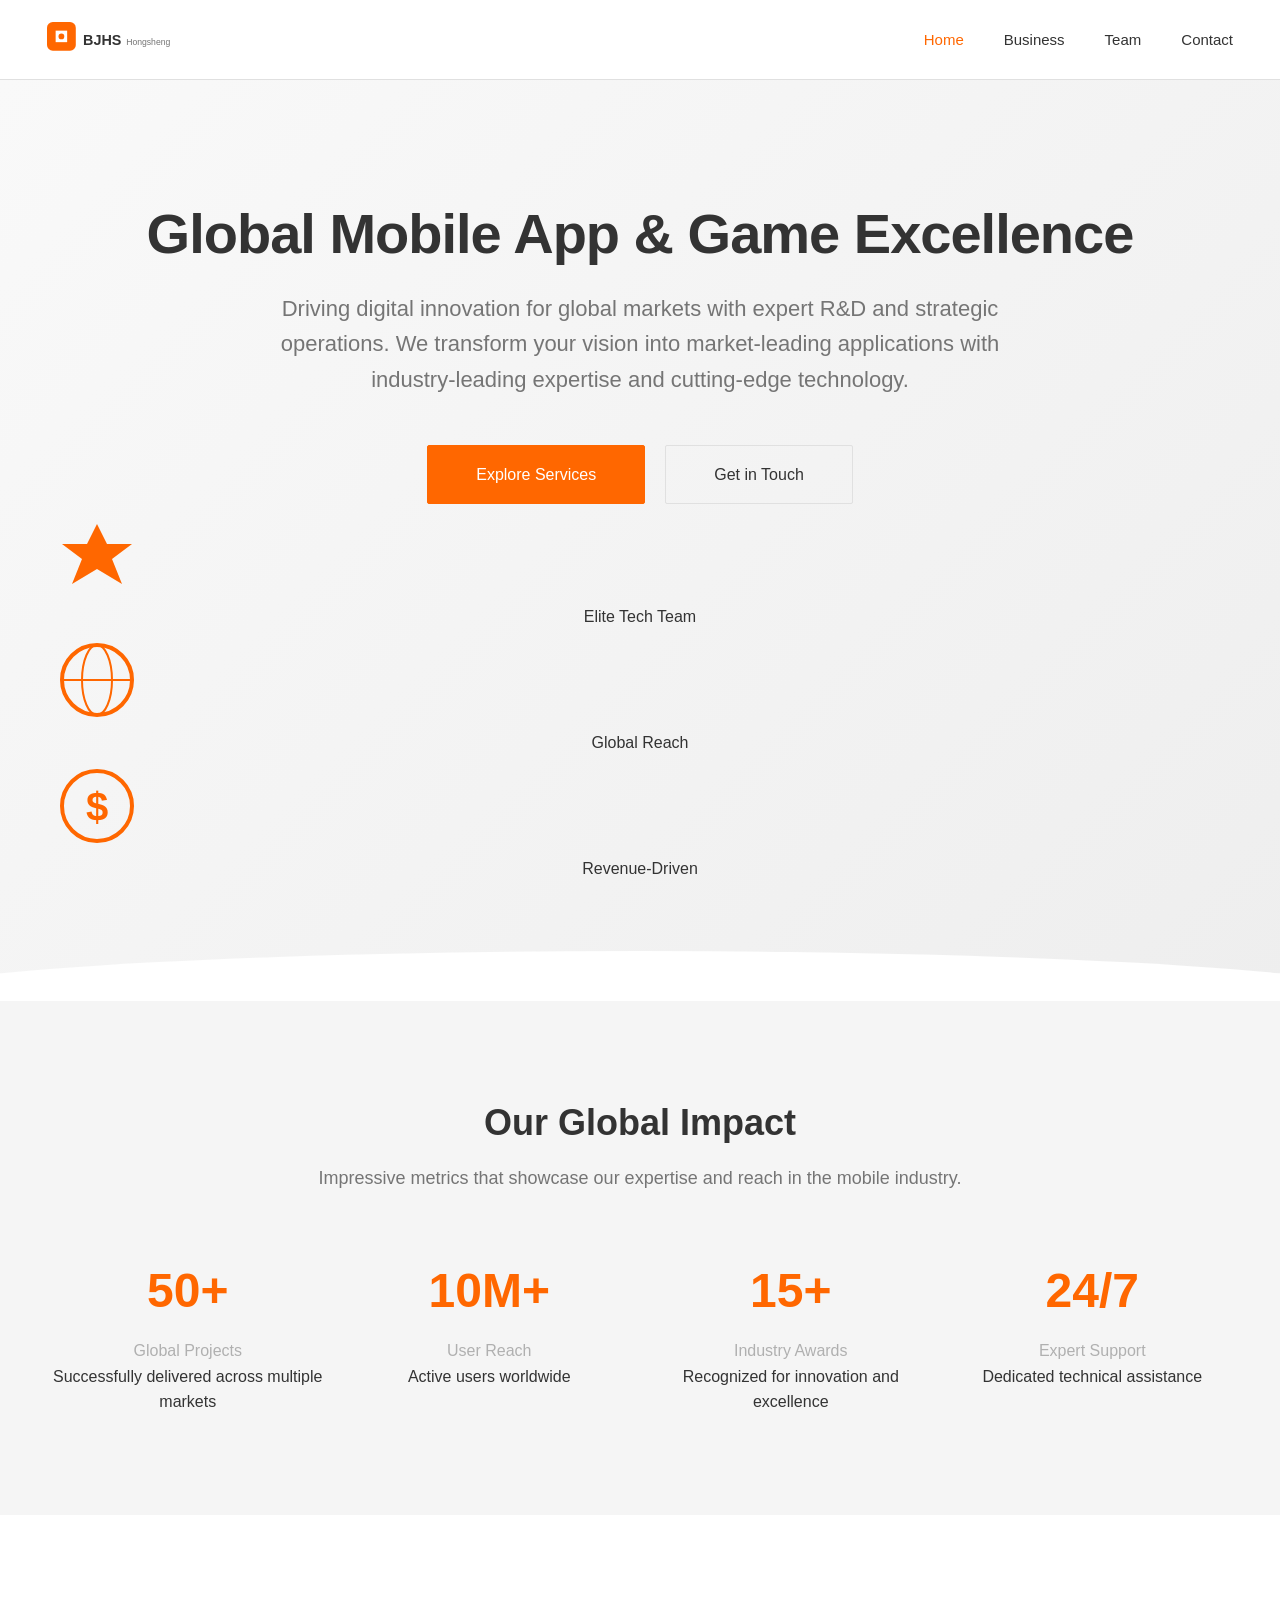
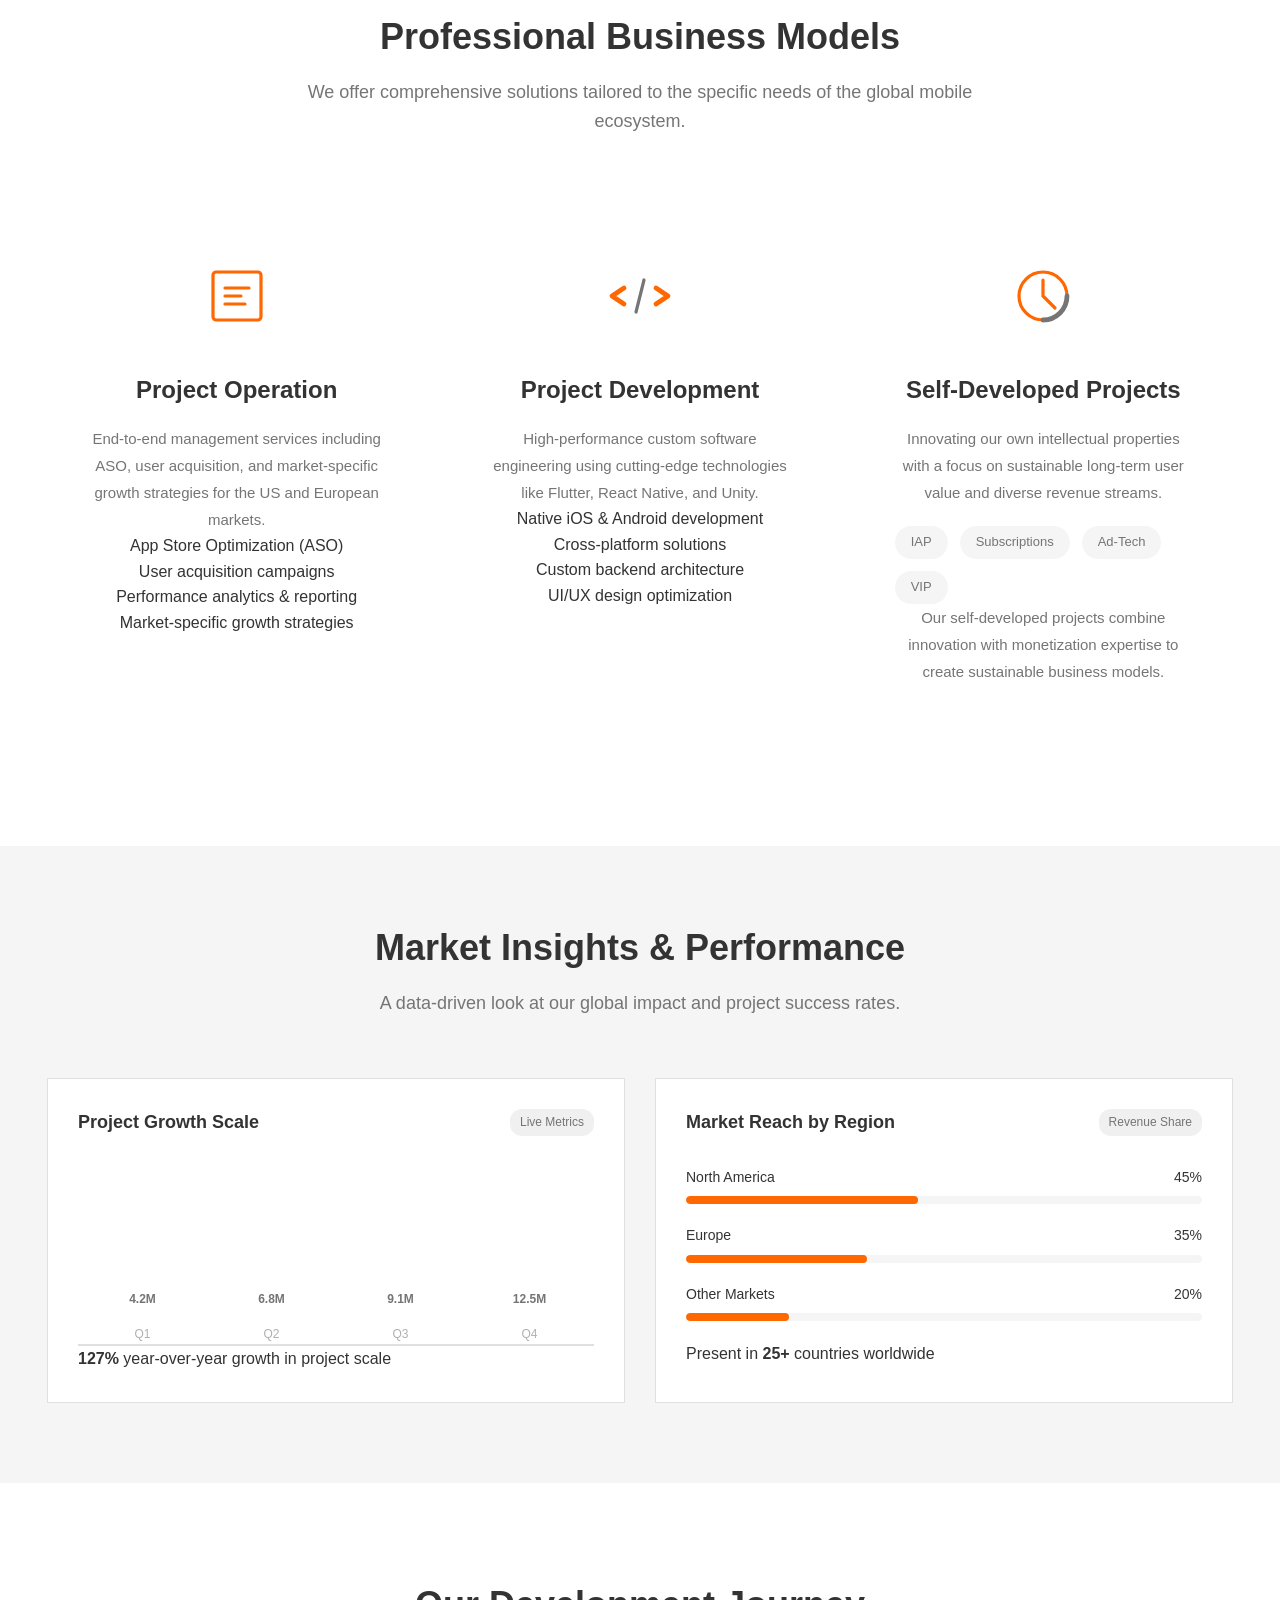
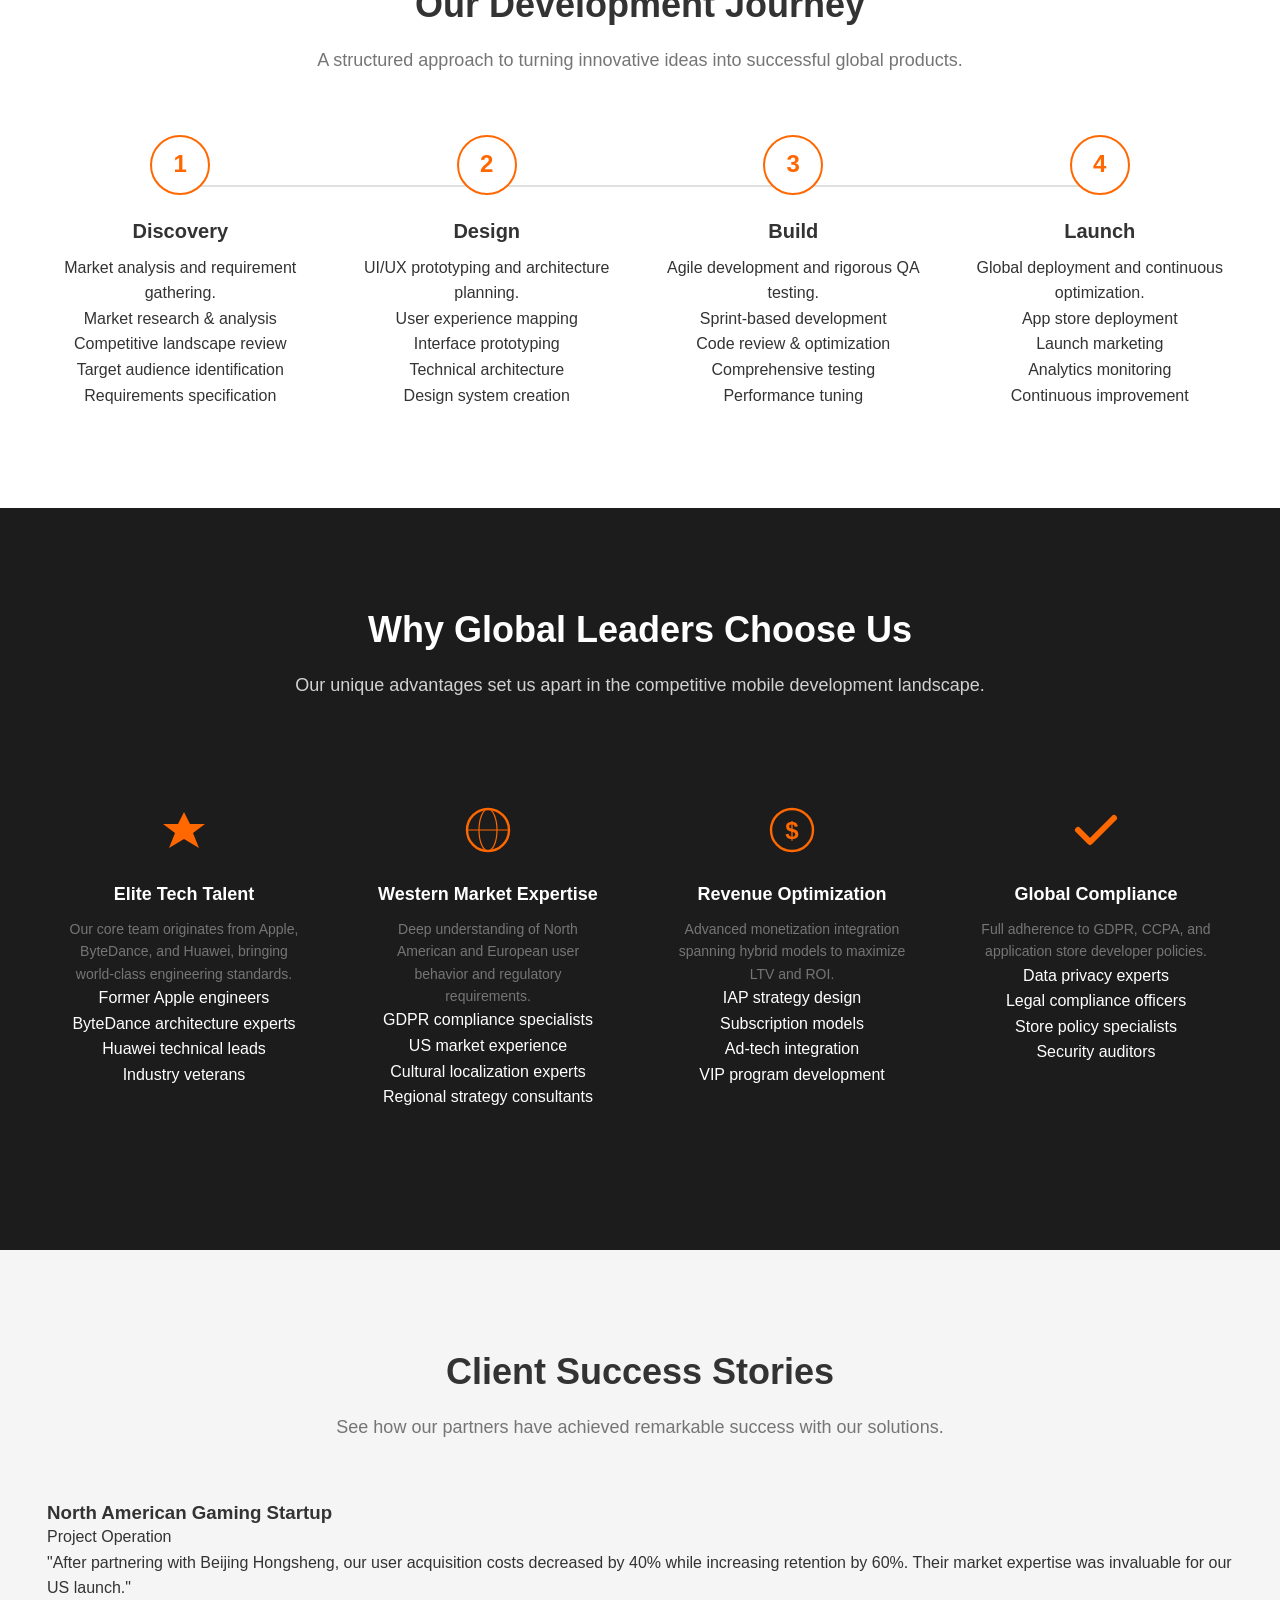
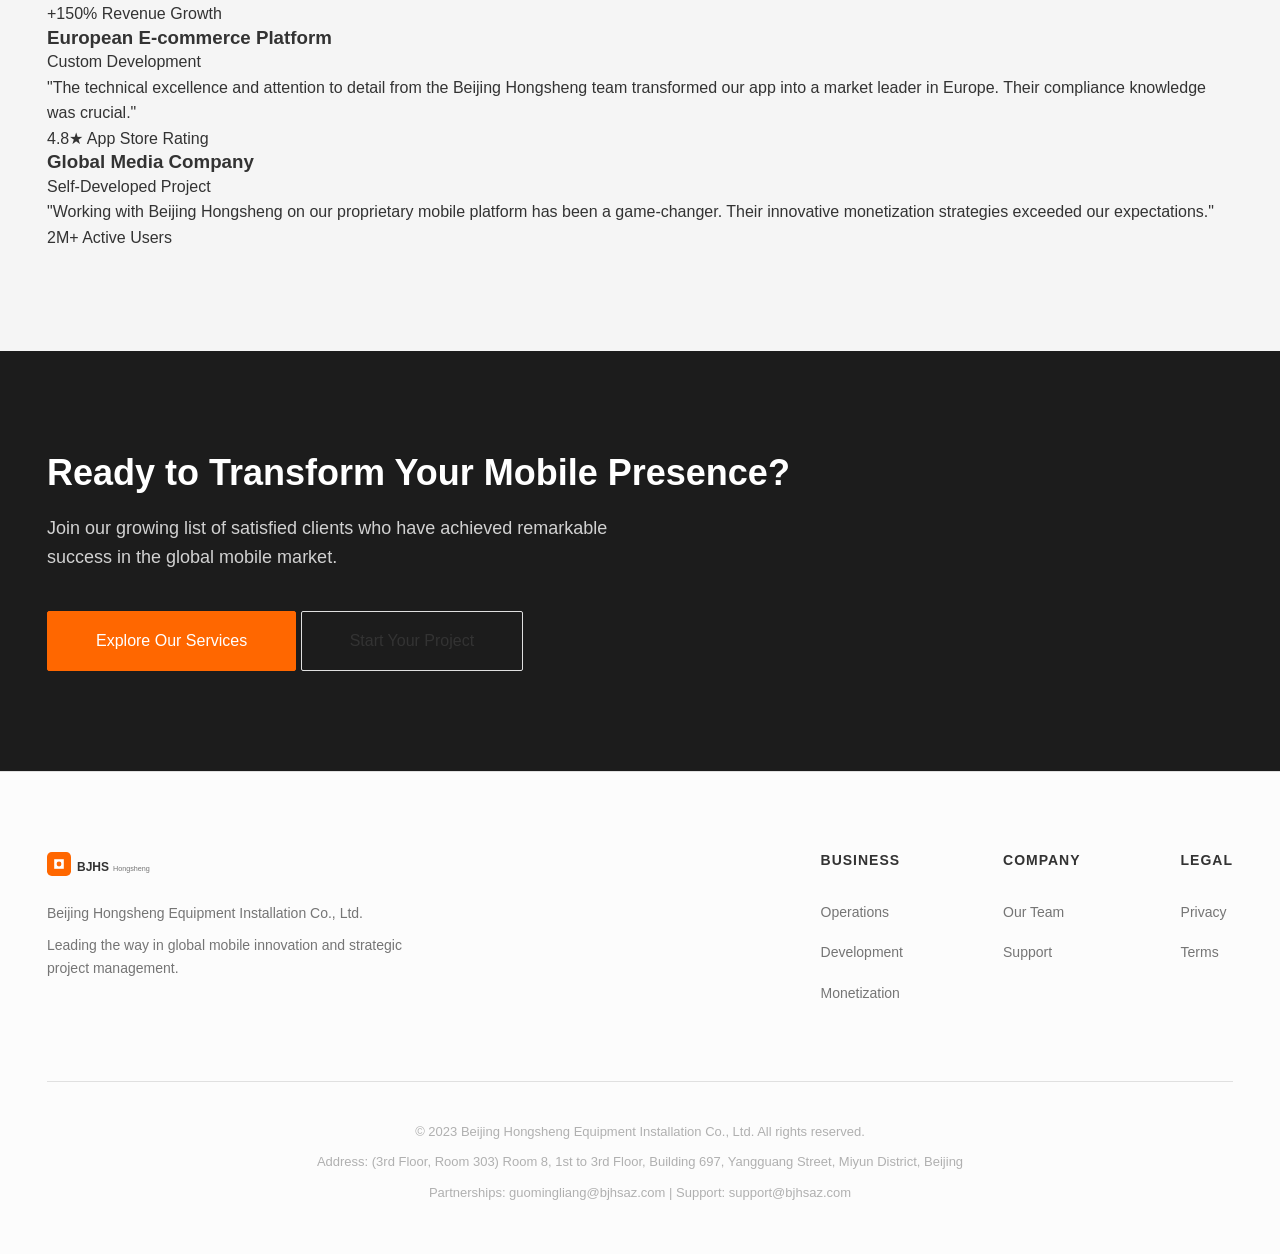
<file: index.html>
<!DOCTYPE html>
<html lang="en">
<head>
    <meta charset="UTF-8">
    <meta name="viewport" content="width=device-width, initial-scale=1.0">
    <title>Beijing Hongsheng - Global Mobile App & Game Development Experts</title>
    <meta name="description" content="Beijing Hongsheng Equipment Installation Co., Ltd. is a premium technology team providing mobile app & game development, global operation, and strategic monetization solutions.">
    <meta name="keywords" content="mobile app development, game development, project operation, custom development, global tech services, monetization strategy, Beijing Hongsheng">
    <meta name="author" content="Beijing Hongsheng Equipment Installation Co., Ltd.">
    <link rel="canonical" href="https://bjhsaz.com/">
    <link rel="icon" href="svg/logo.svg" type="image/svg+xml">
    <link rel="stylesheet" href="css/style.css">
    <script type="application/ld+json">
    {
        "@context": "https://schema.org",
        "@type": "Organization",
        "name": "Beijing Hongsheng Equipment Installation Co., Ltd.",
        "url": "https://bjhsaz.com",
        "logo": "https://bjhsaz.com/svg/logo.svg",
        "address": {
            "@type": "PostalAddress",
            "streetAddress": "(3rd Floor, Room 303) Room 8, 1st to 3rd Floor, Building 697, Yangguang Street",
            "addressLocality": "Miyun District",
            "addressRegion": "Beijing",
            "addressCountry": "CN"
        },
        "contactPoint": [
            {
                "@type": "ContactPoint",
                "contactType": "business development",
                "email": "guomingliang@bjhsaz.com"
            },
            {
                "@type": "ContactPoint",
                "contactType": "technical support",
                "email": "support@bjhsaz.com"
            }
        ]
    }
    </script>
</head>
<body>
    <header>
        <div class="container">
            <div class="logo">
                <a href="index.html">
                    <img src="svg/logo.svg" alt="Beijing Hongsheng Logo">
                </a>
            </div>
            <nav class="desktop-nav">
                <ul>
                    <li><a href="index.html" class="active">Home</a></li>
                    <li><a href="business.html">Business</a></li>
                    <li><a href="team.html">Team</a></li>
                    <li><a href="contact.html">Contact</a></li>
                </ul>
            </nav>
            <button class="mobile-menu-button">
                <span></span>
                <span></span>
                <span></span>
            </button>
        </div>
    </header>

    <!-- Hero Section -->
    <section class="hero">
        <div class="container">
            <h1>Global Mobile App & Game Excellence</h1>
            <p>Driving digital innovation for global markets with expert R&D and strategic operations. We transform your vision into market-leading applications with industry-leading expertise and cutting-edge technology.</p>
            <div class="hero-buttons">
                <a href="business.html" class="btn primary">Explore Services</a>
                <a href="contact.html" class="btn secondary">Get in Touch</a>
            </div>
            <div class="hero-features">
                <div class="hero-feature">
                    <span class="hero-icon"><img src="svg/expertise.svg" alt="Expertise"></span>
                    <span class="hero-text">Elite Tech Team</span>
                </div>
                <div class="hero-feature">
                    <span class="hero-icon"><img src="svg/global.svg" alt="Global"></span>
                    <span class="hero-text">Global Reach</span>
                </div>
                <div class="hero-feature">
                    <span class="hero-icon"><img src="svg/monetization.svg" alt="Monetization"></span>
                    <span class="hero-text">Revenue-Driven</span>
                </div>
            </div>
        </div>
    </section>

    <!-- Stats Section -->
    <section class="stats bg-light">
        <div class="container">
            <h2 class="section-title">Our Global Impact</h2>
            <p class="section-subtitle">Impressive metrics that showcase our expertise and reach in the mobile industry.</p>
            <div class="stats-grid">
                <div class="stat-item">
                    <span class="stat-number">50+</span>
                    <span class="stat-label">Global Projects</span>
                    <p class="stat-desc">Successfully delivered across multiple markets</p>
                </div>
                <div class="stat-item">
                    <span class="stat-number">10M+</span>
                    <span class="stat-label">User Reach</span>
                    <p class="stat-desc">Active users worldwide</p>
                </div>
                <div class="stat-item">
                    <span class="stat-number">15+</span>
                    <span class="stat-label">Industry Awards</span>
                    <p class="stat-desc">Recognized for innovation and excellence</p>
                </div>
                <div class="stat-item">
                    <span class="stat-number">24/7</span>
                    <span class="stat-label">Expert Support</span>
                    <p class="stat-desc">Dedicated technical assistance</p>
                </div>
            </div>
        </div>
    </section>

    <!-- Services Section -->
    <section class="services">
        <div class="container">
            <h2 class="section-title">Professional Business Models</h2>
            <p class="section-subtitle">We offer comprehensive solutions tailored to the specific needs of the global mobile ecosystem.</p>
            <div class="service-grid">
                <div class="service-card">
                    <div class="service-icon"><img src="svg/project-management.svg" alt="Project Operation"></div>
                    <h3>Project Operation</h3>
                    <p>End-to-end management services including ASO, user acquisition, and market-specific growth strategies for the US and European markets.</p>
                    <div class="service-details">
                        <ul>
                            <li>App Store Optimization (ASO)</li>
                            <li>User acquisition campaigns</li>
                            <li>Performance analytics & reporting</li>
                            <li>Market-specific growth strategies</li>
                        </ul>
                    </div>
                </div>
                <div class="service-card">
                    <div class="service-icon"><img src="svg/custom-development.svg" alt="Project Development"></div>
                    <h3>Project Development</h3>
                    <p>High-performance custom software engineering using cutting-edge technologies like Flutter, React Native, and Unity.</p>
                    <div class="service-details">
                        <ul>
                            <li>Native iOS & Android development</li>
                            <li>Cross-platform solutions</li>
                            <li>Custom backend architecture</li>
                            <li>UI/UX design optimization</li>
                        </ul>
                    </div>
                </div>
                <div class="service-card">
                    <div class="service-icon"><img src="svg/self-operation.svg" alt="Self-Developed Projects"></div>
                    <h3>Self-Developed Projects</h3>
                    <p>Innovating our own intellectual properties with a focus on sustainable long-term user value and diverse revenue streams.</p>
                    <div class="tag-container">
                        <span class="tag">IAP</span>
                        <span class="tag">Subscriptions</span>
                        <span class="tag">Ad-Tech</span>
                        <span class="tag">VIP</span>
                    </div>
                    <div class="service-details">
                        <p>Our self-developed projects combine innovation with monetization expertise to create sustainable business models.</p>
                    </div>
                </div>
            </div>
        </div>
    </section>

    <!-- Data Dashboard Section -->
    <section class="data-dashboard bg-light">
        <div class="container">
            <h2 class="section-title">Market Insights & Performance</h2>
            <p class="section-subtitle">A data-driven look at our global impact and project success rates.</p>

            <div class="chart-grid">
                <!-- Monthly Growth Chart -->
                <div class="chart-card">
                    <div class="chart-header">
                        <h3>Project Growth Scale</h3>
                        <span class="chart-badge">Live Metrics</span>
                    </div>
                    <div class="bar-chart">
                        <div class="bar-group">
                            <div class="bar-item" style="height: 45%;" data-value="4.2M"></div>
                            <span class="bar-label">Q1</span>
                        </div>
                        <div class="bar-group">
                            <div class="bar-item" style="height: 65%;" data-value="6.8M"></div>
                            <span class="bar-label">Q2</span>
                        </div>
                        <div class="bar-group">
                            <div class="bar-item" style="height: 80%;" data-value="9.1M"></div>
                            <span class="bar-label">Q3</span>
                        </div>
                        <div class="bar-group">
                            <div class="bar-item" style="height: 95%;" data-value="12.5M"></div>
                            <span class="bar-label">Q4</span>
                        </div>
                    </div>
                    <div class="chart-insights">
                        <p><strong>127%</strong> year-over-year growth in project scale</p>
                    </div>
                </div>

                <!-- Market Distribution -->
                <div class="chart-card">
                    <div class="chart-header">
                        <h3>Market Reach by Region</h3>
                        <span class="chart-badge">Revenue Share</span>
                    </div>
                    <div class="progress-container">
                        <div class="progress-stat">
                            <div class="progress-info">
                                <span>North America</span>
                                <span>45%</span>
                            </div>
                            <div class="progress-bg">
                                <div class="progress-fill" style="width: 45%;"></div>
                            </div>
                        </div>
                        <div class="progress-stat">
                            <div class="progress-info">
                                <span>Europe</span>
                                <span>35%</span>
                            </div>
                            <div class="progress-bg">
                                <div class="progress-fill" style="width: 35%;"></div>
                            </div>
                        </div>
                        <div class="progress-stat">
                            <div class="progress-info">
                                <span>Other Markets</span>
                                <span>20%</span>
                            </div>
                            <div class="progress-bg">
                                <div class="progress-fill" style="width: 20%;"></div>
                            </div>
                        </div>
                    </div>
                    <div class="chart-insights">
                        <p>Present in <strong>25+</strong> countries worldwide</p>
                    </div>
                </div>
            </div>
        </div>
    </section>

    <!-- Core Process Section -->
    <section class="process">
        <div class="container">
            <h2 class="section-title">Our Development Journey</h2>
            <p class="section-subtitle">A structured approach to turning innovative ideas into successful global products.</p>
            <div class="process-grid">
                <div class="process-item">
                    <div class="process-step">1</div>
                    <h3>Discovery</h3>
                    <p>Market analysis and requirement gathering.</p>
                    <div class="process-details">
                        <ul>
                            <li>Market research & analysis</li>
                            <li>Competitive landscape review</li>
                            <li>Target audience identification</li>
                            <li>Requirements specification</li>
                        </ul>
                    </div>
                </div>
                <div class="process-item">
                    <div class="process-step">2</div>
                    <h3>Design</h3>
                    <p>UI/UX prototyping and architecture planning.</p>
                    <div class="process-details">
                        <ul>
                            <li>User experience mapping</li>
                            <li>Interface prototyping</li>
                            <li>Technical architecture</li>
                            <li>Design system creation</li>
                        </ul>
                    </div>
                </div>
                <div class="process-item">
                    <div class="process-step">3</div>
                    <h3>Build</h3>
                    <p>Agile development and rigorous QA testing.</p>
                    <div class="process-details">
                        <ul>
                            <li>Sprint-based development</li>
                            <li>Code review & optimization</li>
                            <li>Comprehensive testing</li>
                            <li>Performance tuning</li>
                        </ul>
                    </div>
                </div>
                <div class="process-item">
                    <div class="process-step">4</div>
                    <h3>Launch</h3>
                    <p>Global deployment and continuous optimization.</p>
                    <div class="process-details">
                        <ul>
                            <li>App store deployment</li>
                            <li>Launch marketing</li>
                            <li>Analytics monitoring</li>
                            <li>Continuous improvement</li>
                        </ul>
                    </div>
                </div>
            </div>
        </div>
    </section>

    <!-- Why Us Section -->
    <section class="features bg-dark">
        <div class="container">
            <h2 class="section-title" style="color: white;">Why Global Leaders Choose Us</h2>
            <p class="section-subtitle" style="color: rgba(255,255,255,0.8);">Our unique advantages set us apart in the competitive mobile development landscape.</p>
            <div class="feature-grid">
                <div class="feature-item">
                    <div class="feature-icon"><img src="svg/expertise.svg" alt="Expertise"></div>
                    <h3>Elite Tech Talent</h3>
                    <p>Our core team originates from Apple, ByteDance, and Huawei, bringing world-class engineering standards.</p>
                    <div class="feature-details">
                        <ul>
                            <li>Former Apple engineers</li>
                            <li>ByteDance architecture experts</li>
                            <li>Huawei technical leads</li>
                            <li>Industry veterans</li>
                        </ul>
                    </div>
                </div>
                <div class="feature-item">
                    <div class="feature-icon"><img src="svg/global.svg" alt="Global Focus"></div>
                    <h3>Western Market Expertise</h3>
                    <p>Deep understanding of North American and European user behavior and regulatory requirements.</p>
                    <div class="feature-details">
                        <ul>
                            <li>GDPR compliance specialists</li>
                            <li>US market experience</li>
                            <li>Cultural localization experts</li>
                            <li>Regional strategy consultants</li>
                        </ul>
                    </div>
                </div>
                <div class="feature-item">
                    <div class="feature-icon"><img src="svg/monetization.svg" alt="Monetization"></div>
                    <h3>Revenue Optimization</h3>
                    <p>Advanced monetization integration spanning hybrid models to maximize LTV and ROI.</p>
                    <div class="feature-details">
                        <ul>
                            <li>IAP strategy design</li>
                            <li>Subscription models</li>
                            <li>Ad-tech integration</li>
                            <li>VIP program development</li>
                        </ul>
                    </div>
                </div>
                <div class="feature-item">
                    <div class="feature-icon"><img src="svg/compliance.svg" alt="Compliance"></div>
                    <h3>Global Compliance</h3>
                    <p>Full adherence to GDPR, CCPA, and application store developer policies.</p>
                    <div class="feature-details">
                        <ul>
                            <li>Data privacy experts</li>
                            <li>Legal compliance officers</li>
                            <li>Store policy specialists</li>
                            <li>Security auditors</li>
                        </ul>
                    </div>
                </div>
            </div>
        </div>
    </section>

    <!-- Client Success Stories -->
    <section class="success-stories bg-light">
        <div class="container">
            <h2 class="section-title">Client Success Stories</h2>
            <p class="section-subtitle">See how our partners have achieved remarkable success with our solutions.</p>
            
            <div class="stories-grid">
                <div class="story-card">
                    <div class="story-header">
                        <h3>North American Gaming Startup</h3>
                        <span class="story-category">Project Operation</span>
                    </div>
                    <div class="story-content">
                        <p>"After partnering with Beijing Hongsheng, our user acquisition costs decreased by 40% while increasing retention by 60%. Their market expertise was invaluable for our US launch."</p>
                        <div class="story-metrics">
                            <span class="metric">+150%</span>
                            <span class="metric-label">Revenue Growth</span>
                        </div>
                    </div>
                </div>
                
                <div class="story-card">
                    <div class="story-header">
                        <h3>European E-commerce Platform</h3>
                        <span class="story-category">Custom Development</span>
                    </div>
                    <div class="story-content">
                        <p>"The technical excellence and attention to detail from the Beijing Hongsheng team transformed our app into a market leader in Europe. Their compliance knowledge was crucial."</p>
                        <div class="story-metrics">
                            <span class="metric">4.8★</span>
                            <span class="metric-label">App Store Rating</span>
                        </div>
                    </div>
                </div>
                
                <div class="story-card">
                    <div class="story-header">
                        <h3>Global Media Company</h3>
                        <span class="story-category">Self-Developed Project</span>
                    </div>
                    <div class="story-content">
                        <p>"Working with Beijing Hongsheng on our proprietary mobile platform has been a game-changer. Their innovative monetization strategies exceeded our expectations."</p>
                        <div class="story-metrics">
                            <span class="metric">2M+</span>
                            <span class="metric-label">Active Users</span>
                        </div>
                    </div>
                </div>
            </div>
        </div>
    </section>

    <!-- CTA Section -->
    <section class="cta bg-dark">
        <div class="container">
            <h2 style="color: white; font-size: 36px; margin-bottom: 20px;">Ready to Transform Your Mobile Presence?</h2>
            <p style="color: rgba(255,255,255,0.8); font-size: 18px; margin-bottom: 40px; max-width: 600px;">Join our growing list of satisfied clients who have achieved remarkable success in the global mobile market.</p>
            <div class="cta-buttons">
                <a href="business.html" class="btn primary">Explore Our Services</a>
                <a href="contact.html" class="btn secondary">Start Your Project</a>
            </div>
        </div>
    </section>

    <!-- Footer -->
    <footer>
        <div class="container">
            <div class="footer-content">
                <div class="footer-info">
                    <img src="svg/logo.svg" alt="Beijing Hongsheng" style="height: 30px; margin-bottom: 20px;">
                    <p>Beijing Hongsheng Equipment Installation Co., Ltd.</p>
                    <p>Leading the way in global mobile innovation and strategic project management.</p>
                </div>
                <div class="footer-links">
                    <div class="footer-column">
                        <h4>Business</h4>
                        <ul>
                            <li><a href="business.html">Operations</a></li>
                            <li><a href="business.html">Development</a></li>
                            <li><a href="business.html">Monetization</a></li>
                        </ul>
                    </div>
                    <div class="footer-column">
                        <h4>Company</h4>
                        <ul>
                            <li><a href="team.html">Our Team</a></li>
                            <li><a href="contact.html">Support</a></li>
                        </ul>
                    </div>
                    <div class="footer-column">
                        <h4>Legal</h4>
                        <ul>
                            <li><a href="privacy.html">Privacy</a></li>
                            <li><a href="terms.html">Terms</a></li>
                        </ul>
                    </div>
                </div>
            </div>
            <div class="footer-bottom">
                <p>© 2023 Beijing Hongsheng Equipment Installation Co., Ltd. All rights reserved.</p>
                <p>Address: (3rd Floor, Room 303) Room 8, 1st to 3rd Floor, Building 697, Yangguang Street, Miyun District, Beijing</p>
                <p>Partnerships: guomingliang@bjhsaz.com | Support: support@bjhsaz.com</p>
            </div>
        </div>
    </footer>

    <script src="js/main.js"></script>
</body>
</html>
</file>
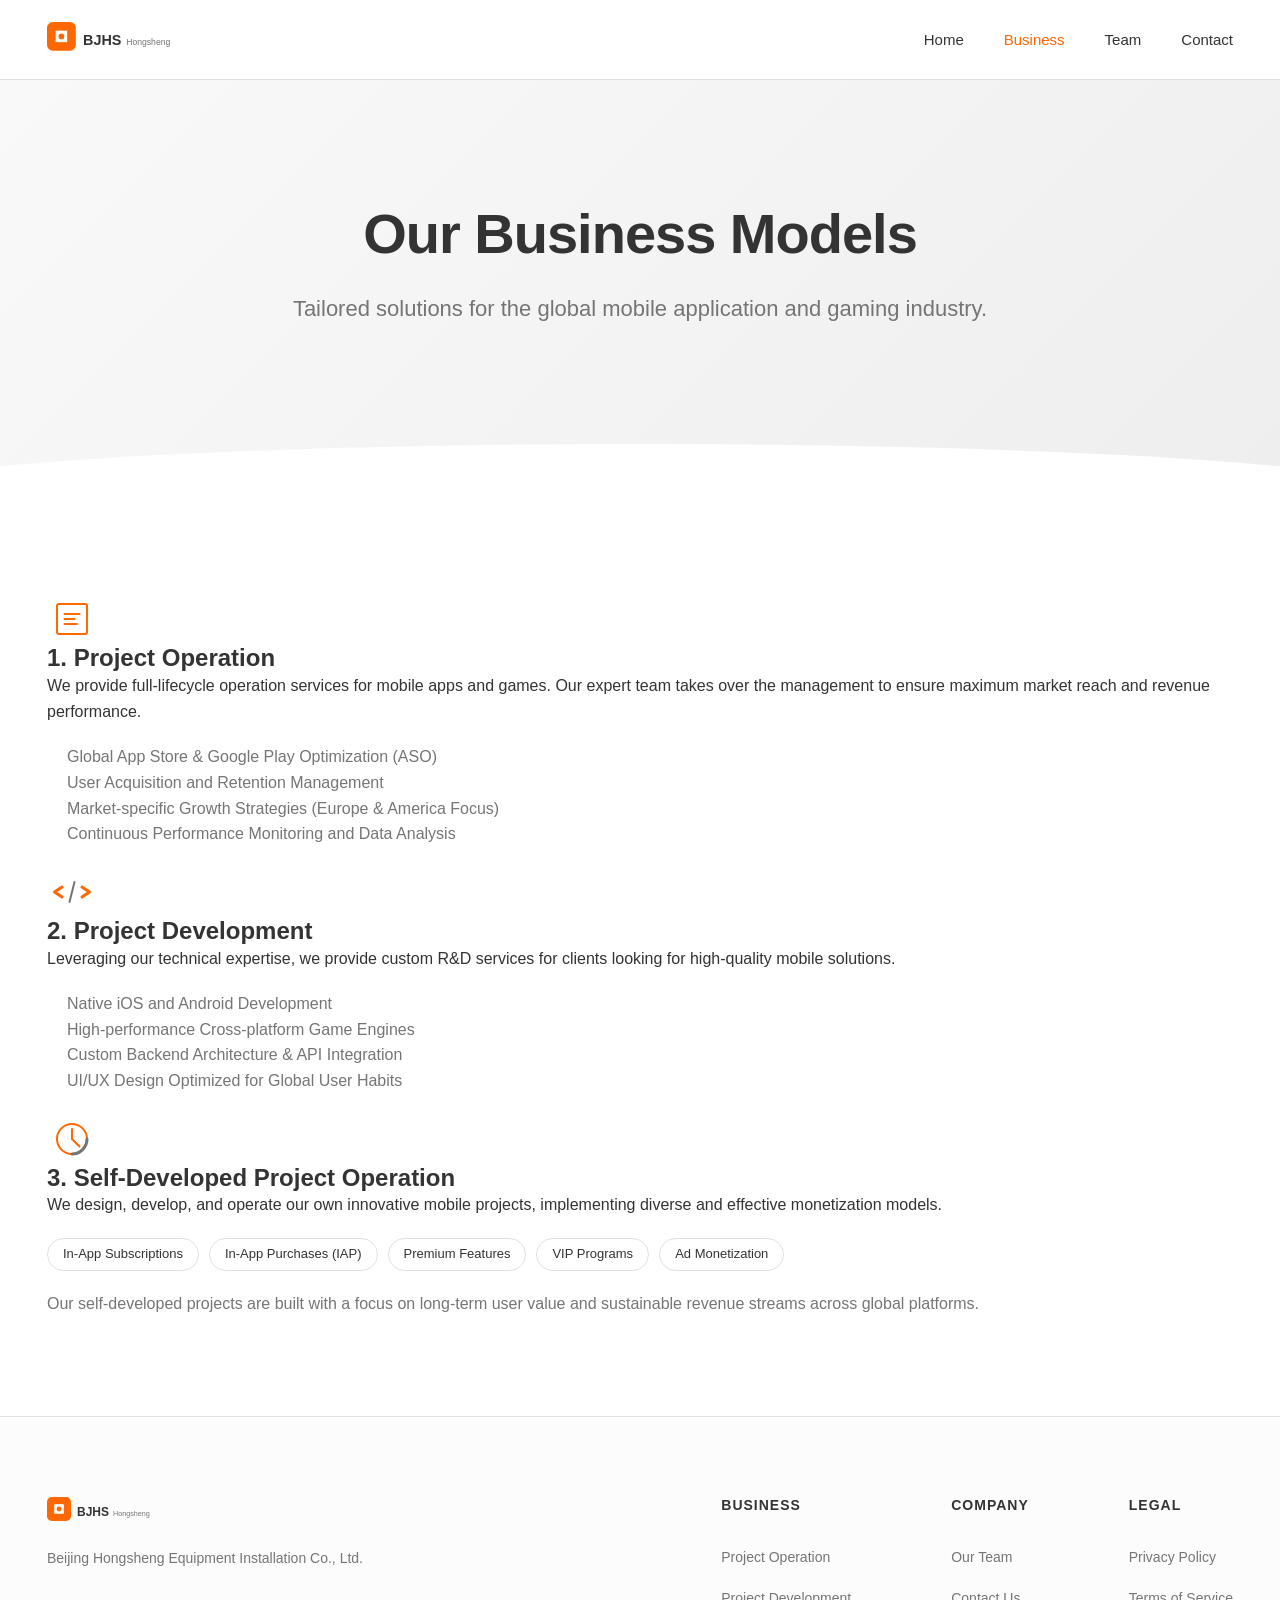
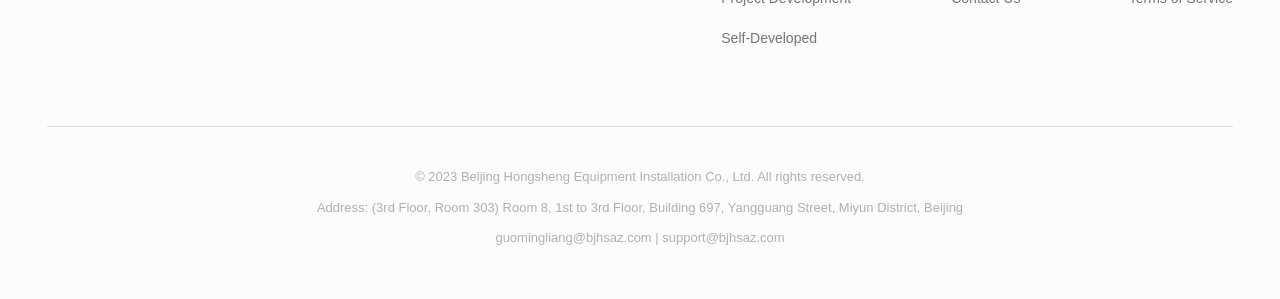
<file: business.html>
<!DOCTYPE html>
<html lang="en">
<head>
    <meta charset="UTF-8">
    <meta name="viewport" content="width=device-width, initial-scale=1.0">
    <title>Business Models - Beijing Hongsheng</title>
    <meta name="description" content="Discover our three core business models: Project Operation, Custom Development, and Self-Developed Project strategies for global mobile apps and games.">
    <meta name="keywords" content="project operation, custom app development, mobile game monetization, app business models, Beijing Hongsheng">
    <meta name="author" content="Beijing Hongsheng Equipment Installation Co., Ltd.">
    <link rel="canonical" href="https://bjhsaz.com/business.html">
    <link rel="icon" href="svg/logo.svg" type="image/svg+xml">
    <link rel="stylesheet" href="css/style.css">
</head>
<body>
    <header>
        <div class="container">
            <div class="logo">
                <a href="index.html">
                    <img src="svg/logo.svg" alt="Beijing Hongsheng Logo">
                </a>
            </div>
            <nav class="desktop-nav">
                <ul>
                    <li><a href="index.html">Home</a></li>
                    <li><a href="business.html" class="active">Business</a></li>
                    <li><a href="team.html">Team</a></li>
                    <li><a href="contact.html">Contact</a></li>
                </ul>
            </nav>
            <button class="mobile-menu-button">
                <span></span>
                <span></span>
                <span></span>
            </button>
        </div>
    </header>

    <section class="hero">
        <div class="container">
            <h1>Our Business Models</h1>
            <p>Tailored solutions for the global mobile application and gaming industry.</p>
        </div>
    </section>

    <section>
        <div class="container">
            <!-- Model 1 -->
            <div class="business-model">
                <div class="model-header">
                    <img src="svg/project-management.svg" alt="Project Operation" style="height: 50px;">
                    <h2>1. Project Operation</h2>
                </div>
                <div class="model-body">
                    <p>We provide full-lifecycle operation services for mobile apps and games. Our expert team takes over the management to ensure maximum market reach and revenue performance.</p>
                    <ul style="margin: 20px 0; padding-left: 20px; color: var(--text-secondary);">
                        <li>Global App Store & Google Play Optimization (ASO)</li>
                        <li>User Acquisition and Retention Management</li>
                        <li>Market-specific Growth Strategies (Europe & America Focus)</li>
                        <li>Continuous Performance Monitoring and Data Analysis</li>
                    </ul>
                </div>
            </div>

            <!-- Model 2 -->
            <div class="business-model">
                <div class="model-header">
                    <img src="svg/custom-development.svg" alt="Project Development" style="height: 50px;">
                    <h2>2. Project Development</h2>
                </div>
                <div class="model-body">
                    <p>Leveraging our technical expertise, we provide custom R&D services for clients looking for high-quality mobile solutions.</p>
                    <ul style="margin: 20px 0; padding-left: 20px; color: var(--text-secondary);">
                        <li>Native iOS and Android Development</li>
                        <li>High-performance Cross-platform Game Engines</li>
                        <li>Custom Backend Architecture & API Integration</li>
                        <li>UI/UX Design Optimized for Global User Habits</li>
                    </ul>
                </div>
            </div>

            <!-- Model 3 -->
            <div class="business-model">
                <div class="model-header">
                    <img src="svg/self-operation.svg" alt="Self-Developed Projects" style="height: 50px;">
                    <h2>3. Self-Developed Project Operation</h2>
                </div>
                <div class="model-body">
                    <p>We design, develop, and operate our own innovative mobile projects, implementing diverse and effective monetization models.</p>
                    <div style="display: flex; flex-wrap: wrap; gap: 10px; margin: 20px 0;">
                        <span style="background: #fff; padding: 5px 15px; border: 1px solid var(--border-color); border-radius: 20px; font-size: 13px;">In-App Subscriptions</span>
                        <span style="background: #fff; padding: 5px 15px; border: 1px solid var(--border-color); border-radius: 20px; font-size: 13px;">In-App Purchases (IAP)</span>
                        <span style="background: #fff; padding: 5px 15px; border: 1px solid var(--border-color); border-radius: 20px; font-size: 13px;">Premium Features</span>
                        <span style="background: #fff; padding: 5px 15px; border: 1px solid var(--border-color); border-radius: 20px; font-size: 13px;">VIP Programs</span>
                        <span style="background: #fff; padding: 5px 15px; border: 1px solid var(--border-color); border-radius: 20px; font-size: 13px;">Ad Monetization</span>
                    </div>
                    <p style="color: var(--text-secondary);">Our self-developed projects are built with a focus on long-term user value and sustainable revenue streams across global platforms.</p>
                </div>
            </div>
        </div>
    </section>

    <footer>
        <div class="container">
            <div class="footer-content">
                <div class="footer-info">
                    <img src="svg/logo.svg" alt="Beijing Hongsheng" style="height: 30px; margin-bottom: 20px;">
                    <p>Beijing Hongsheng Equipment Installation Co., Ltd.</p>
                </div>
                <div class="footer-links">
                    <div class="footer-column">
                        <h4>Business</h4>
                        <ul>
                            <li><a href="business.html">Project Operation</a></li>
                            <li><a href="business.html">Project Development</a></li>
                            <li><a href="business.html">Self-Developed</a></li>
                        </ul>
                    </div>
                    <div class="footer-column">
                        <h4>Company</h4>
                        <ul>
                            <li><a href="team.html">Our Team</a></li>
                            <li><a href="contact.html">Contact Us</a></li>
                        </ul>
                    </div>
                    <div class="footer-column">
                        <h4>Legal</h4>
                        <ul>
                            <li><a href="privacy.html">Privacy Policy</a></li>
                            <li><a href="terms.html">Terms of Service</a></li>
                        </ul>
                    </div>
                </div>
            </div>
            <div class="footer-bottom">
                <p>© 2023 Beijing Hongsheng Equipment Installation Co., Ltd. All rights reserved.</p>
                <p>Address: (3rd Floor, Room 303) Room 8, 1st to 3rd Floor, Building 697, Yangguang Street, Miyun District, Beijing</p>
                <p>guomingliang@bjhsaz.com | support@bjhsaz.com</p>
            </div>
        </div>
    </footer>

    <script src="js/main.js"></script>
</body>
</html>
</file>
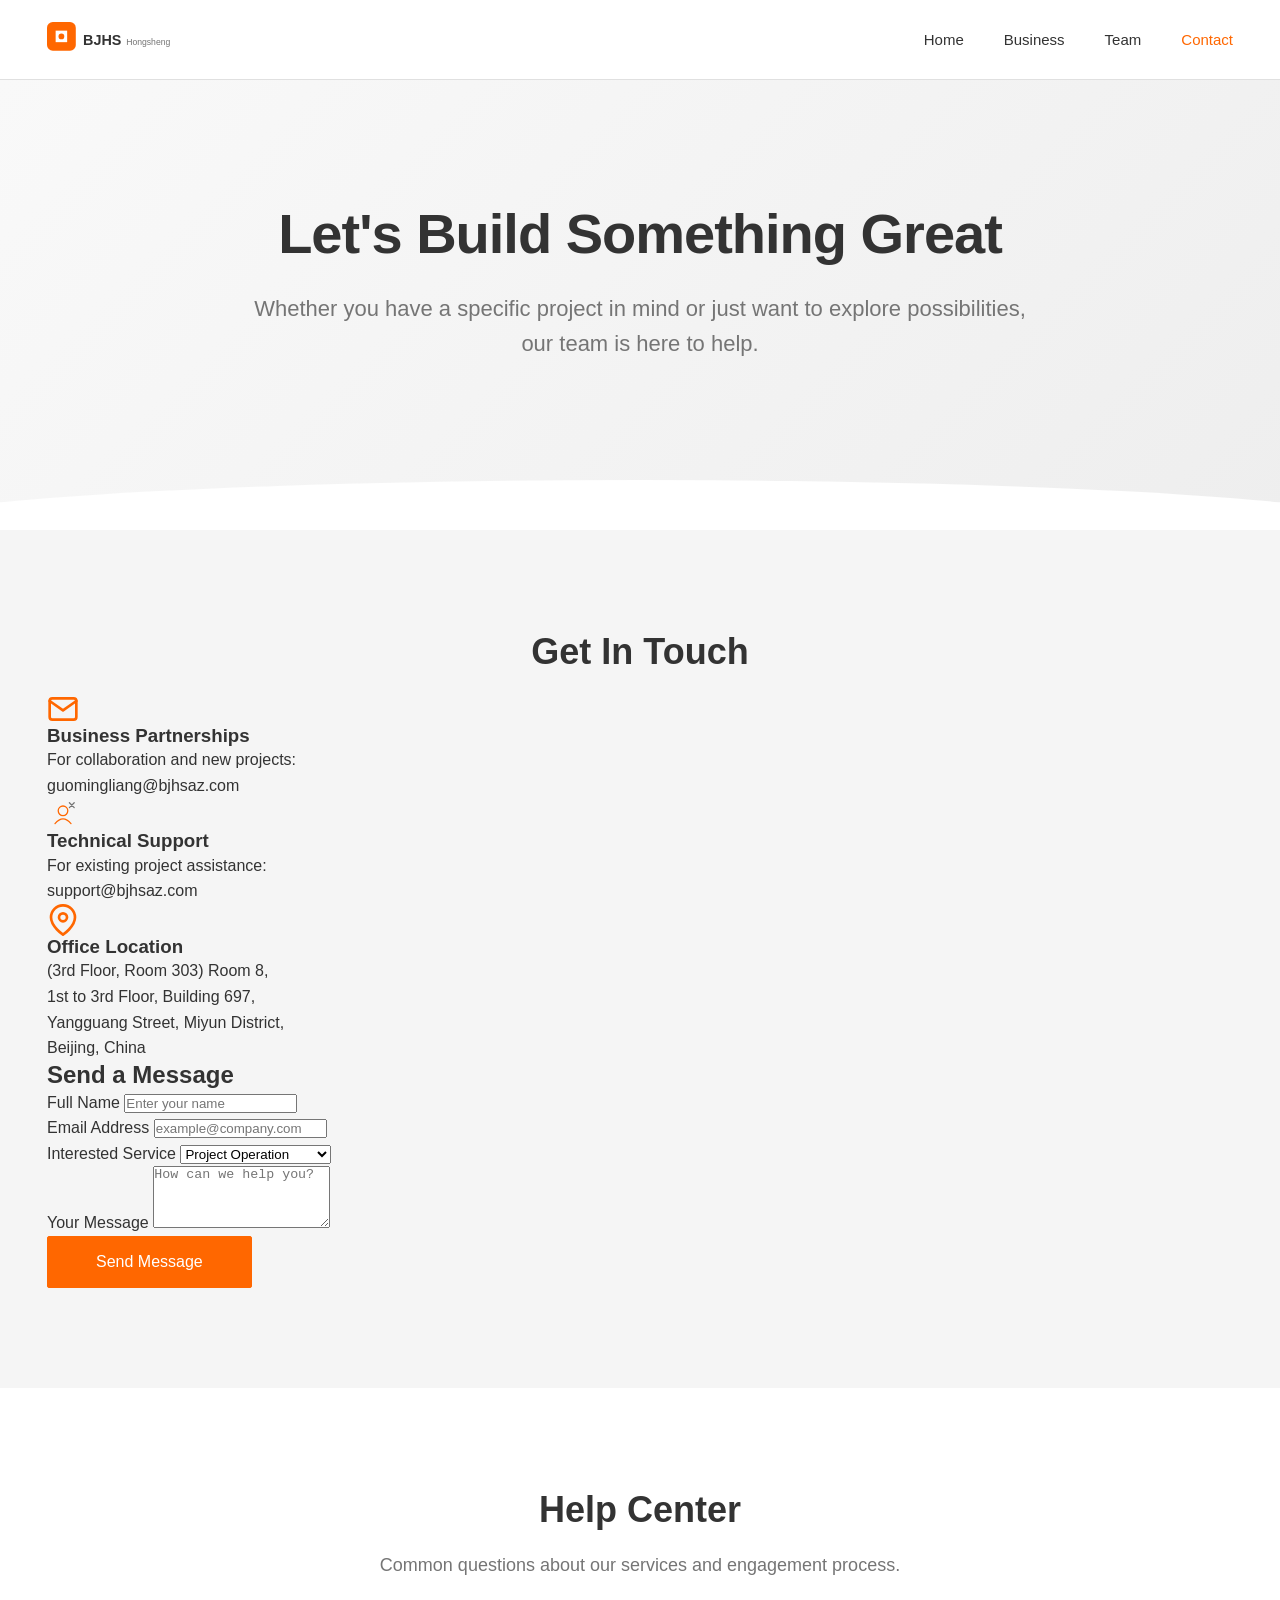
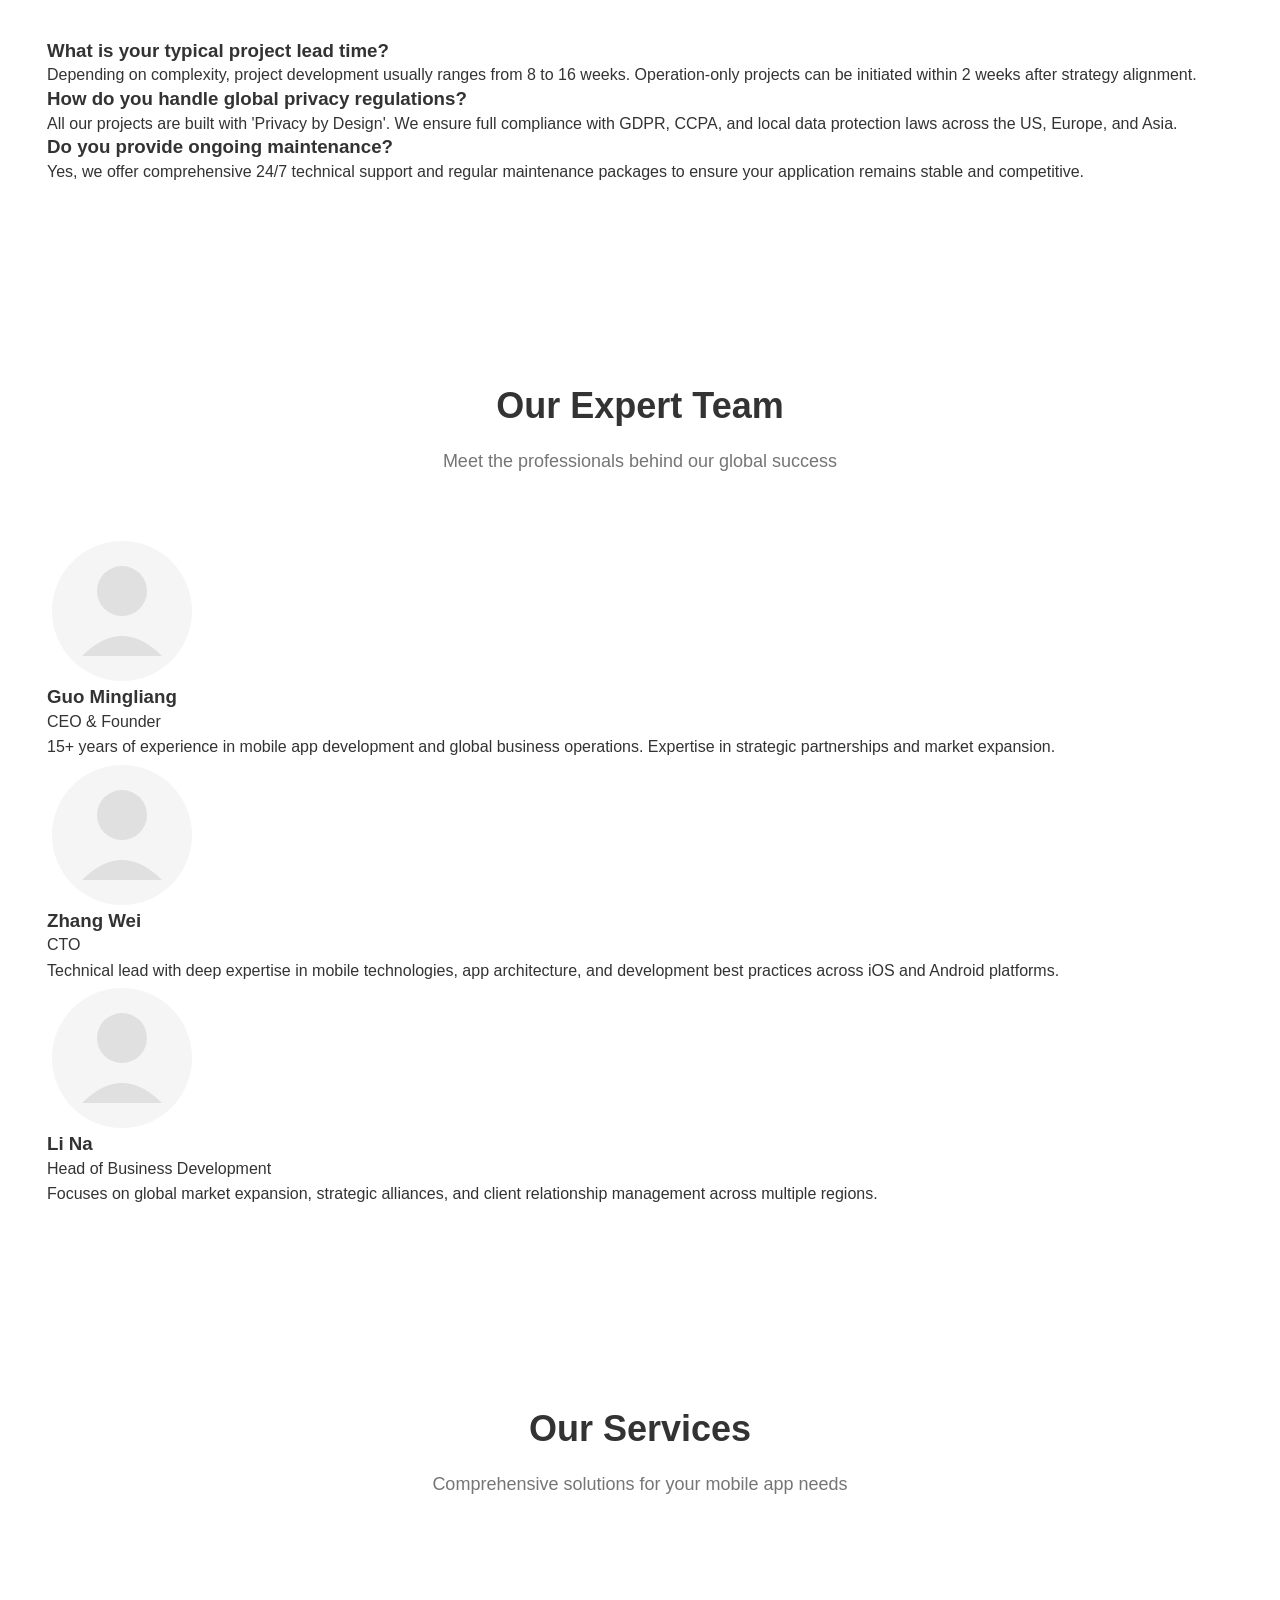
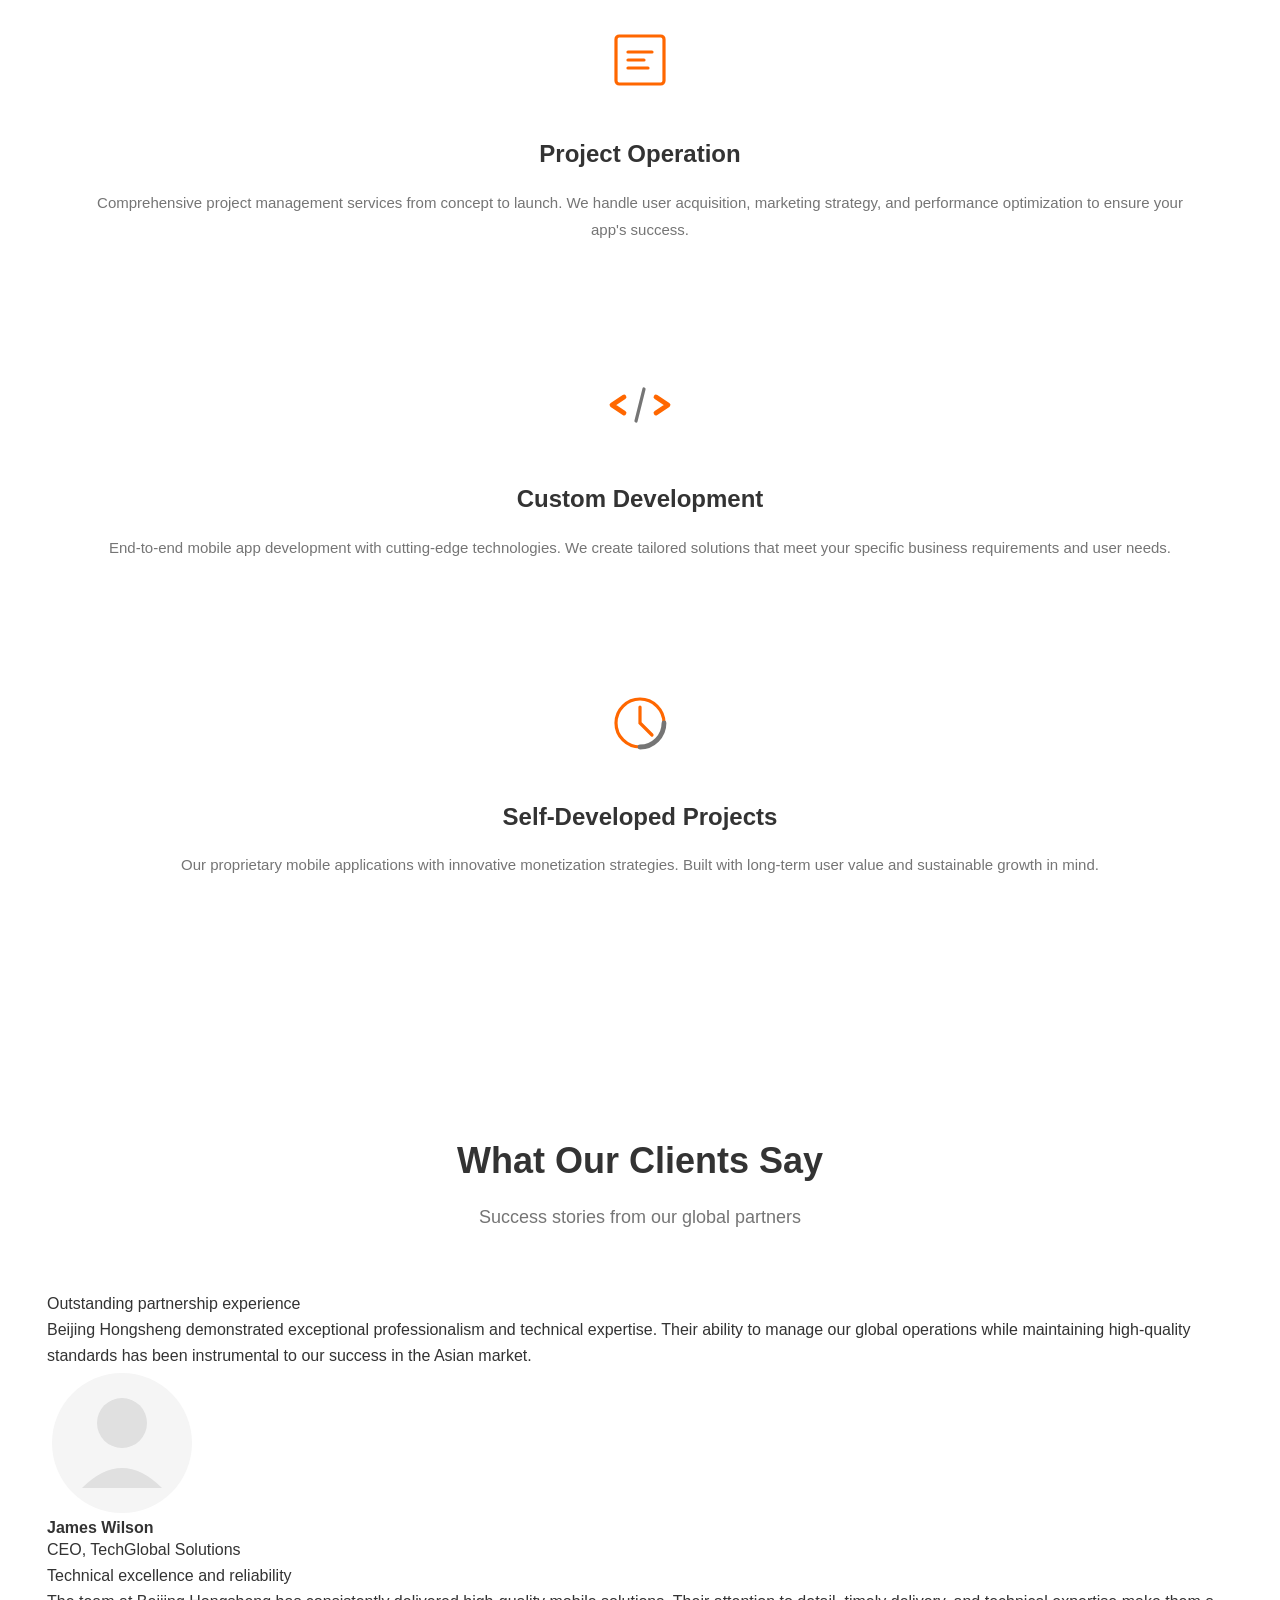
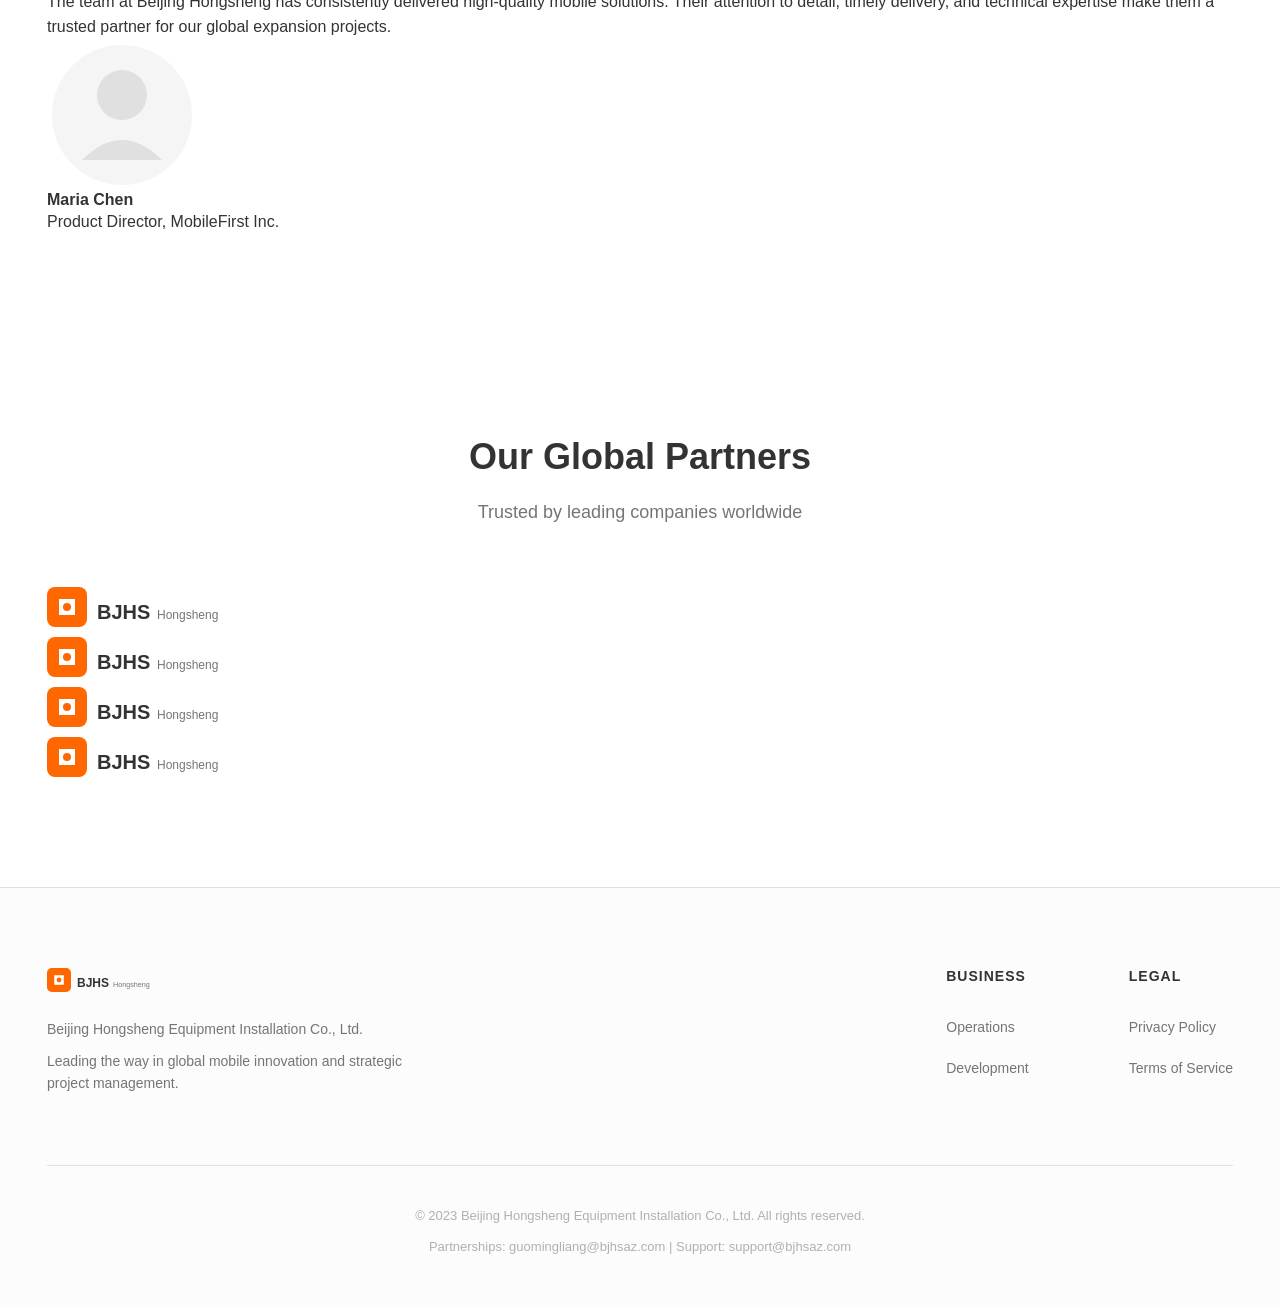
<file: contact.html>
<!DOCTYPE html>
<html lang="en">
<head>
    <meta charset="UTF-8">
    <meta name="viewport" content="width=device-width, initial-scale=1.0">
    <title>Contact Us - Beijing Hongsheng | Global Support & Business Inquiry</title>
    <meta name="description" content="Reach out to Beijing Hongsheng for mobile app and game development partnerships. Our technical and business teams are ready to support your global growth.">
    <meta name="keywords" content="contact tech team, business inquiry, app development support, Beijing Hongsheng contact">
    <meta name="author" content="Beijing Hongsheng Equipment Installation Co., Ltd.">
    <link rel="canonical" href="https://bjhsaz.com/contact.html">
    <link rel="icon" href="svg/logo.svg" type="image/svg+xml">
    <link rel="stylesheet" href="css/style.css">
    <script type="application/ld+json">
    {
        "@context": "https://schema.org",
        "@type": "ContactPage",
        "name": "Contact Us",
        "description": "Contact information for Beijing Hongsheng Equipment Installation Co., Ltd.",
        "publisher": {
            "@type": "Organization",
            "name": "Beijing Hongsheng"
        }
    }
    </script>
</head>
<body>
    <!-- Unified Header -->
    <header>
        <div class="container">
            <div class="logo">
                <a href="index.html">
                    <img src="svg/logo.svg" alt="Beijing Hongsheng Logo">
                </a>
            </div>
            <nav class="desktop-nav">
                <ul>
                    <li><a href="index.html">Home</a></li>
                    <li><a href="business.html">Business</a></li>
                    <li><a href="team.html">Team</a></li>
                    <li><a href="contact.html" class="active">Contact</a></li>
                </ul>
            </nav>
            <button class="mobile-menu-button">
                <span></span>
                <span></span>
                <span></span>
            </button>
        </div>
    </header>

    <!-- Hero Section -->
    <section class="hero">
        <div class="container">
            <h1>Let's Build Something Great</h1>
            <p>Whether you have a specific project in mind or just want to explore possibilities, our team is here to help.</p>
        </div>
    </section>

    <!-- Contact & Form Grid -->
    <section class="contact-section bg-light">
        <div class="container">
            <div class="contact-grid">
                <!-- Contact Info Column -->
                <div class="contact-info-column">
                    <h2 class="section-title contact-title">Get In Touch</h2>

                    <div class="contact-card">
                        <div class="contact-icon">
                            <img src="svg/email.svg" alt="Email" width="32" height="32">
                        </div>
                        <div class="contact-details">
                            <h3>Business Partnerships</h3>
                            <p class="contact-description">For collaboration and new projects:</p>
                            <a href="mailto:guomingliang@bjhsaz.com" class="contact-email">guomingliang@bjhsaz.com</a>
                        </div>
                    </div>

                    <div class="contact-card">
                        <div class="contact-icon">
                            <img src="svg/tech-support.svg" alt="Support" width="32" height="32">
                        </div>
                        <div class="contact-details">
                            <h3>Technical Support</h3>
                            <p class="contact-description">For existing project assistance:</p>
                            <a href="mailto:support@bjhsaz.com" class="contact-email">support@bjhsaz.com</a>
                        </div>
                    </div>

                    <div class="contact-card">
                        <div class="contact-icon">
                            <img src="svg/location.svg" alt="Location" width="32" height="32">
                        </div>
                        <div class="contact-details">
                            <h3>Office Location</h3>
                            <p class="contact-address">
                                (3rd Floor, Room 303) Room 8,<br>
                                1st to 3rd Floor, Building 697,<br>
                                Yangguang Street, Miyun District,<br>
                                Beijing, China
                            </p>
                        </div>
                    </div>
                </div>

                <!-- Form Column -->
                <div class="contact-form-card">
                    <h2 class="form-title">Send a Message</h2>
                    <form id="contactForm">
                        <div class="form-group">
                            <label for="name">Full Name</label>
                            <input type="text" id="name" name="name" placeholder="Enter your name" required>
                        </div>
                        <div class="form-group">
                            <label for="email">Email Address</label>
                            <input type="email" id="email" name="email" placeholder="example@company.com" required>
                        </div>
                        <div class="form-group">
                            <label for="service">Interested Service</label>
                            <select id="service" name="service">
                                <option value="operation">Project Operation</option>
                                <option value="development">Custom Development</option>
                                <option value="partnership">General Partnership</option>
                            </select>
                        </div>
                        <div class="form-group">
                            <label for="message">Your Message</label>
                            <textarea id="message" name="message" rows="4" placeholder="How can we help you?" required></textarea>
                        </div>
                        <button type="submit" class="btn primary form-submit-btn">Send Message</button>
                    </form>
                    <div id="formMessage" class="form-message"></div>
                </div>
            </div>
        </div>
    </section>

    <!-- FAQ Section -->
    <section class="faq">
        <div class="container">
            <h2 class="section-title">Help Center</h2>
            <p class="section-subtitle">Common questions about our services and engagement process.</p>
            
            <div class="faq-grid">
                <div class="faq-item">
                    <h3>What is your typical project lead time?</h3>
                    <p>Depending on complexity, project development usually ranges from 8 to 16 weeks. Operation-only projects can be initiated within 2 weeks after strategy alignment.</p>
                </div>
                <div class="faq-item">
                    <h3>How do you handle global privacy regulations?</h3>
                    <p>All our projects are built with 'Privacy by Design'. We ensure full compliance with GDPR, CCPA, and local data protection laws across the US, Europe, and Asia.</p>
                </div>
                <div class="faq-item">
                    <h3>Do you provide ongoing maintenance?</h3>
                    <p>Yes, we offer comprehensive 24/7 technical support and regular maintenance packages to ensure your application remains stable and competitive.</p>
                </div>
            </div>
        </div>
    </section>

    <!-- Team Section -->
    <section class="team-section">
        <div class="container">
            <h2 class="section-title">Our Expert Team</h2>
            <p class="section-subtitle">Meet the professionals behind our global success</p>
            
            <div class="team-grid">
                <div class="team-member-card">
                    <div class="team-member-photo">
                        <img src="svg/member-placeholder.svg" alt="Team Member">
                    </div>
                    <div class="team-member-info">
                        <h3 class="team-member-name">Guo Mingliang</h3>
                        <p class="team-member-title">CEO & Founder</p>
                        <p class="team-member-bio">15+ years of experience in mobile app development and global business operations. Expertise in strategic partnerships and market expansion.</p>
                    </div>
                </div>
                
                <div class="team-member-card">
                    <div class="team-member-photo">
                        <img src="svg/member-placeholder.svg" alt="Team Member">
                    </div>
                    <div class="team-member-info">
                        <h3 class="team-member-name">Zhang Wei</h3>
                        <p class="team-member-title">CTO</p>
                        <p class="team-member-bio">Technical lead with deep expertise in mobile technologies, app architecture, and development best practices across iOS and Android platforms.</p>
                    </div>
                </div>
                
                <div class="team-member-card">
                    <div class="team-member-photo">
                        <img src="svg/member-placeholder.svg" alt="Team Member">
                    </div>
                    <div class="team-member-info">
                        <h3 class="team-member-name">Li Na</h3>
                        <p class="team-member-title">Head of Business Development</p>
                        <p class="team-member-bio">Focuses on global market expansion, strategic alliances, and client relationship management across multiple regions.</p>
                    </div>
                </div>
            </div>
        </div>
    </section>

    <!-- Services Section -->
    <section class="services-section">
        <div class="container">
            <h2 class="section-title">Our Services</h2>
            <p class="section-subtitle">Comprehensive solutions for your mobile app needs</p>
            
            <div class="services-grid">
                <div class="service-card">
                    <div class="service-icon">
                        <img src="svg/project-management.svg" alt="Project Management">
                    </div>
                    <h3>Project Operation</h3>
                    <p>Comprehensive project management services from concept to launch. We handle user acquisition, marketing strategy, and performance optimization to ensure your app's success.</p>
                </div>
                
                <div class="service-card">
                    <div class="service-icon">
                        <img src="svg/custom-development.svg" alt="Custom Development">
                    </div>
                    <h3>Custom Development</h3>
                    <p>End-to-end mobile app development with cutting-edge technologies. We create tailored solutions that meet your specific business requirements and user needs.</p>
                </div>
                
                <div class="service-card">
                    <div class="service-icon">
                        <img src="svg/self-operation.svg" alt="Self-Operation">
                    </div>
                    <h3>Self-Developed Projects</h3>
                    <p>Our proprietary mobile applications with innovative monetization strategies. Built with long-term user value and sustainable growth in mind.</p>
                </div>
            </div>
        </div>
    </section>

    <!-- Testimonials Section -->
    <section class="testimonials-section">
        <div class="container">
            <h2 class="section-title">What Our Clients Say</h2>
            <p class="section-subtitle">Success stories from our global partners</p>
            
            <div class="testimonials-grid">
                <div class="testimonial-card">
                    <div class="testimonial-quote">
                        Outstanding partnership experience
                    </div>
                    <p class="testimonial-content">
                        Beijing Hongsheng demonstrated exceptional professionalism and technical expertise. Their ability to manage our global operations while maintaining high-quality standards has been instrumental to our success in the Asian market.
                    </p>
                    <div class="testimonial-author">
                        <div class="testimonial-author-photo">
                            <img src="svg/member-placeholder.svg" alt="Client Photo">
                        </div>
                        <div class="testimonial-author-info">
                            <h4>James Wilson</h4>
                            <p>CEO, TechGlobal Solutions</p>
                        </div>
                    </div>
                </div>
                
                <div class="testimonial-card">
                    <div class="testimonial-quote">
                        Technical excellence and reliability
                    </div>
                    <p class="testimonial-content">
                        The team at Beijing Hongsheng has consistently delivered high-quality mobile solutions. Their attention to detail, timely delivery, and technical expertise make them a trusted partner for our global expansion projects.
                    </p>
                    <div class="testimonial-author">
                        <div class="testimonial-author-photo">
                            <img src="svg/member-placeholder.svg" alt="Client Photo">
                        </div>
                        <div class="testimonial-author-info">
                            <h4>Maria Chen</h4>
                            <p>Product Director, MobileFirst Inc.</p>
                        </div>
                    </div>
                </div>
            </div>
        </div>
    </section>

    <!-- Partners Section -->
    <section class="partners-section">
        <div class="container">
            <h2 class="section-title">Our Global Partners</h2>
            <p class="section-subtitle">Trusted by leading companies worldwide</p>
            
            <div class="partners-grid">
                <div class="partner-logo">
                    <img src="svg/logo.svg" alt="Partner Logo">
                </div>
                <div class="partner-logo">
                    <img src="svg/logo.svg" alt="Partner Logo">
                </div>
                <div class="partner-logo">
                    <img src="svg/logo.svg" alt="Partner Logo">
                </div>
                <div class="partner-logo">
                    <img src="svg/logo.svg" alt="Partner Logo">
                </div>
            </div>
        </div>
    </section>

    <!-- Footer -->
    <footer>
        <div class="container">
            <div class="footer-content">
                <div class="footer-info">
                    <img src="svg/logo.svg" alt="Beijing Hongsheng" style="height: 30px; margin-bottom: 20px;">
                    <p>Beijing Hongsheng Equipment Installation Co., Ltd.</p>
                    <p>Leading the way in global mobile innovation and strategic project management.</p>
                </div>
                <div class="footer-links">
                    <div class="footer-column">
                        <h4>Business</h4>
                        <ul>
                            <li><a href="business.html">Operations</a></li>
                            <li><a href="business.html">Development</a></li>
                        </ul>
                    </div>
                    <div class="footer-column">
                        <h4>Legal</h4>
                        <ul>
                            <li><a href="privacy.html">Privacy Policy</a></li>
                            <li><a href="terms.html">Terms of Service</a></li>
                        </ul>
                    </div>
                </div>
            </div>
            <div class="footer-bottom">
                <p>© 2023 Beijing Hongsheng Equipment Installation Co., Ltd. All rights reserved.</p>
                <p>Partnerships: guomingliang@bjhsaz.com | Support: support@bjhsaz.com</p>
            </div>
        </div>
    </footer>

    <script src="js/main.js"></script>
    <script>
        // Simple form handling
        document.getElementById('contactForm')?.addEventListener('submit', function(e) {
            e.preventDefault();
            const msg = document.getElementById('formMessage');
            msg.style.display = 'block';
            msg.className = 'form-message form-message--success';
            msg.textContent = 'Thank you! Your message has been sent successfully.';
            this.reset();
        });
    </script>
</body>
</html>
</file>
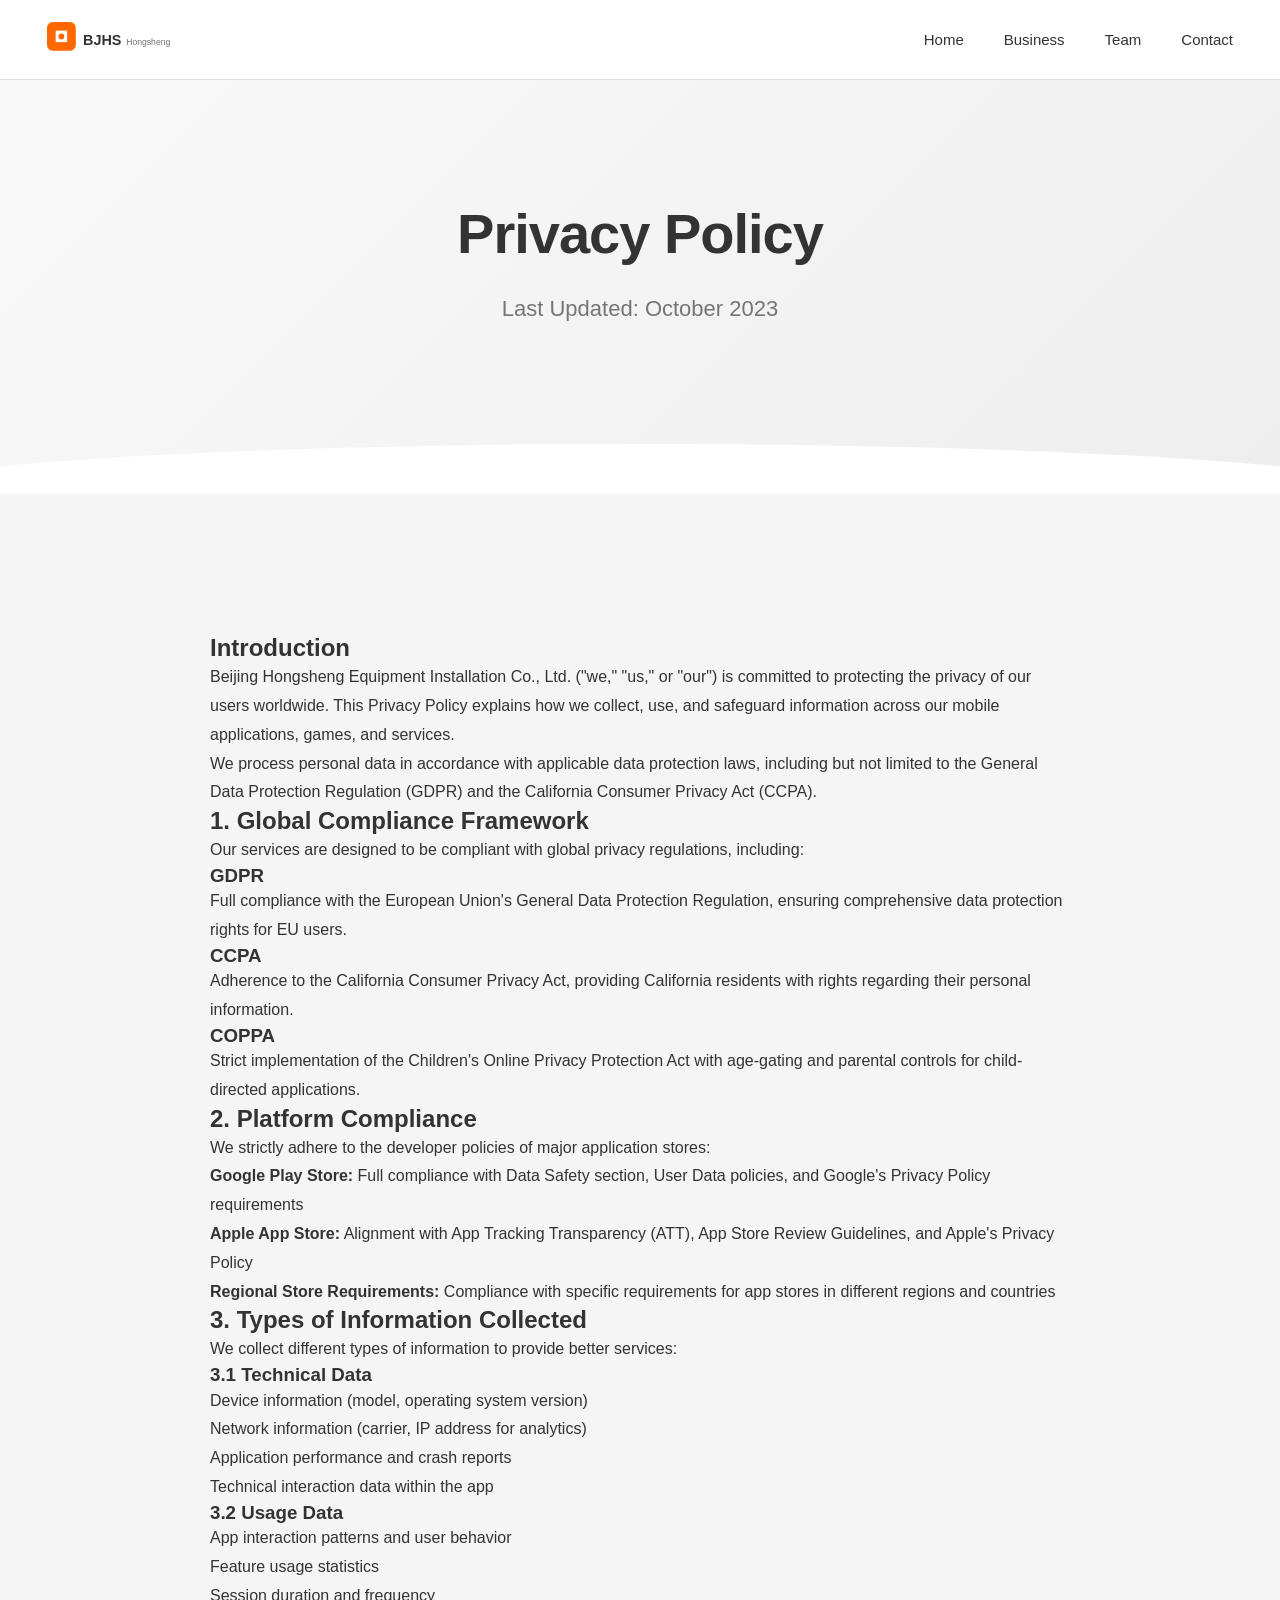
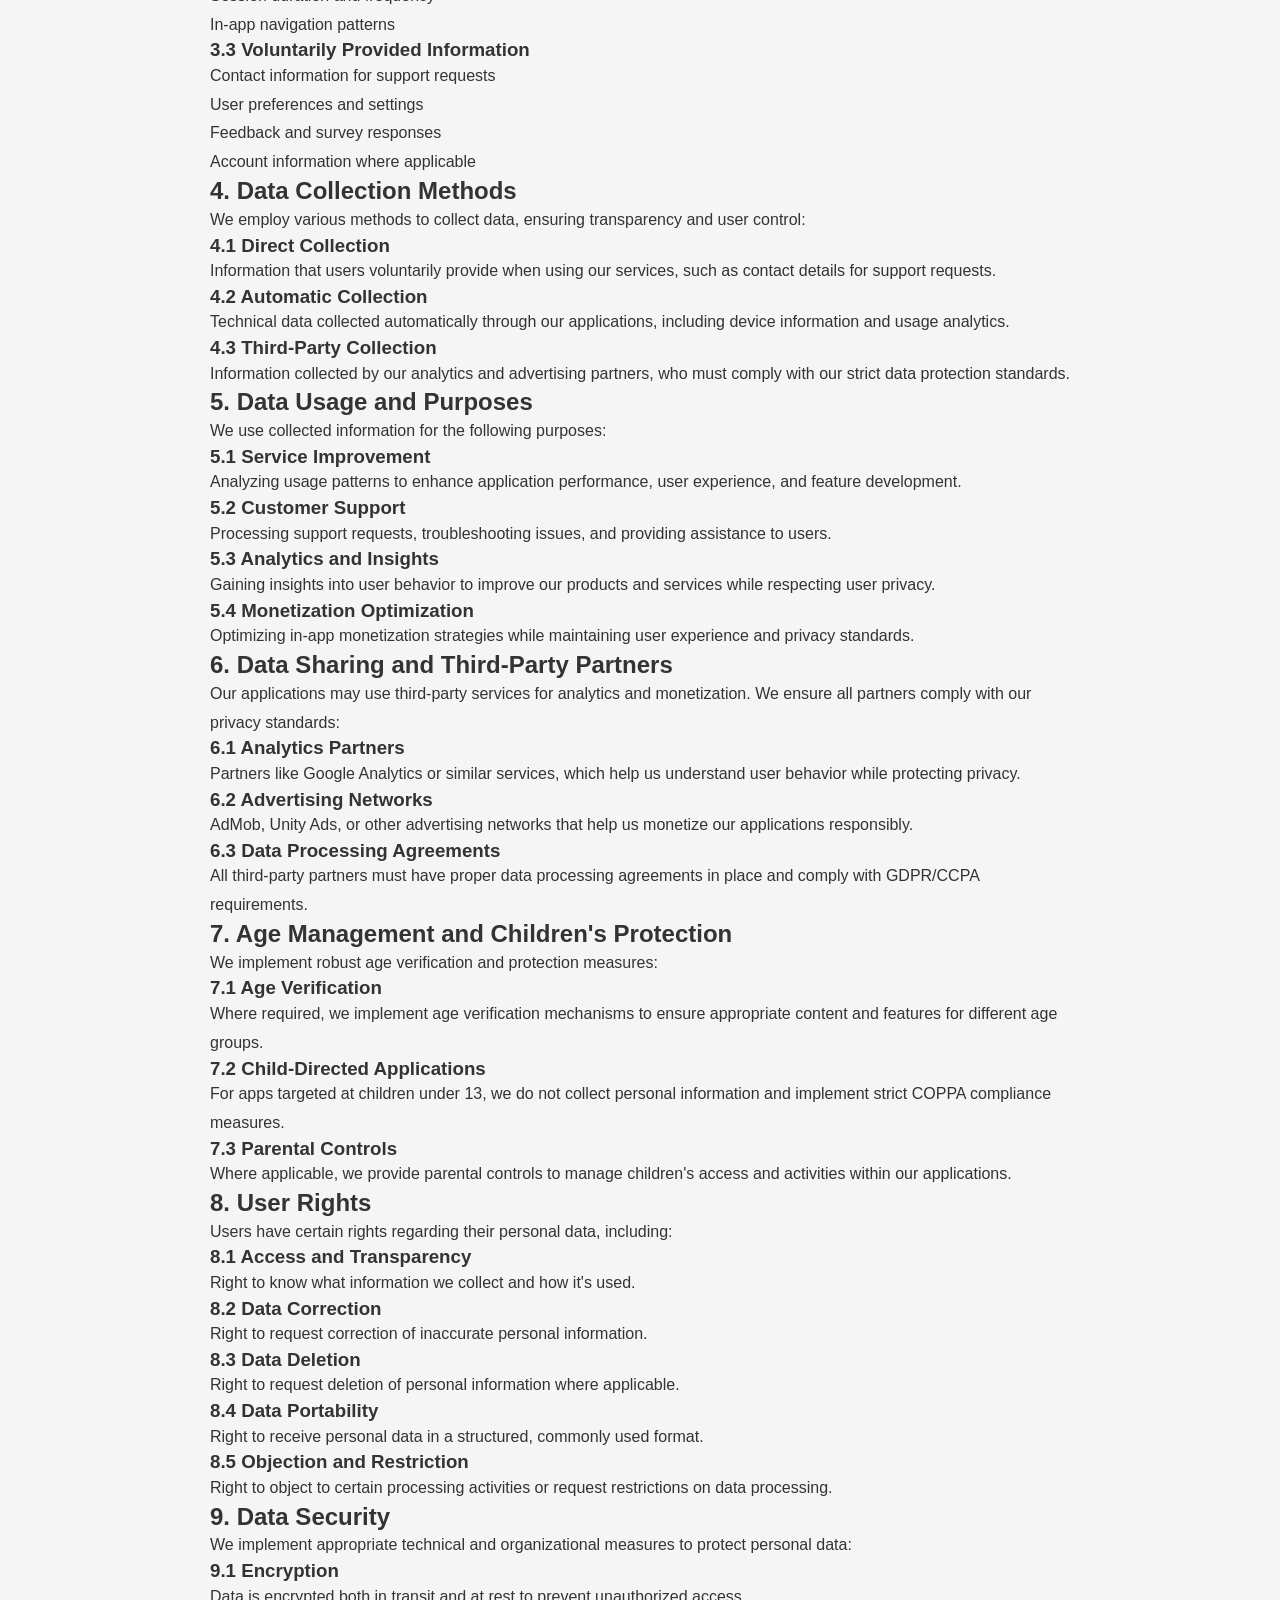
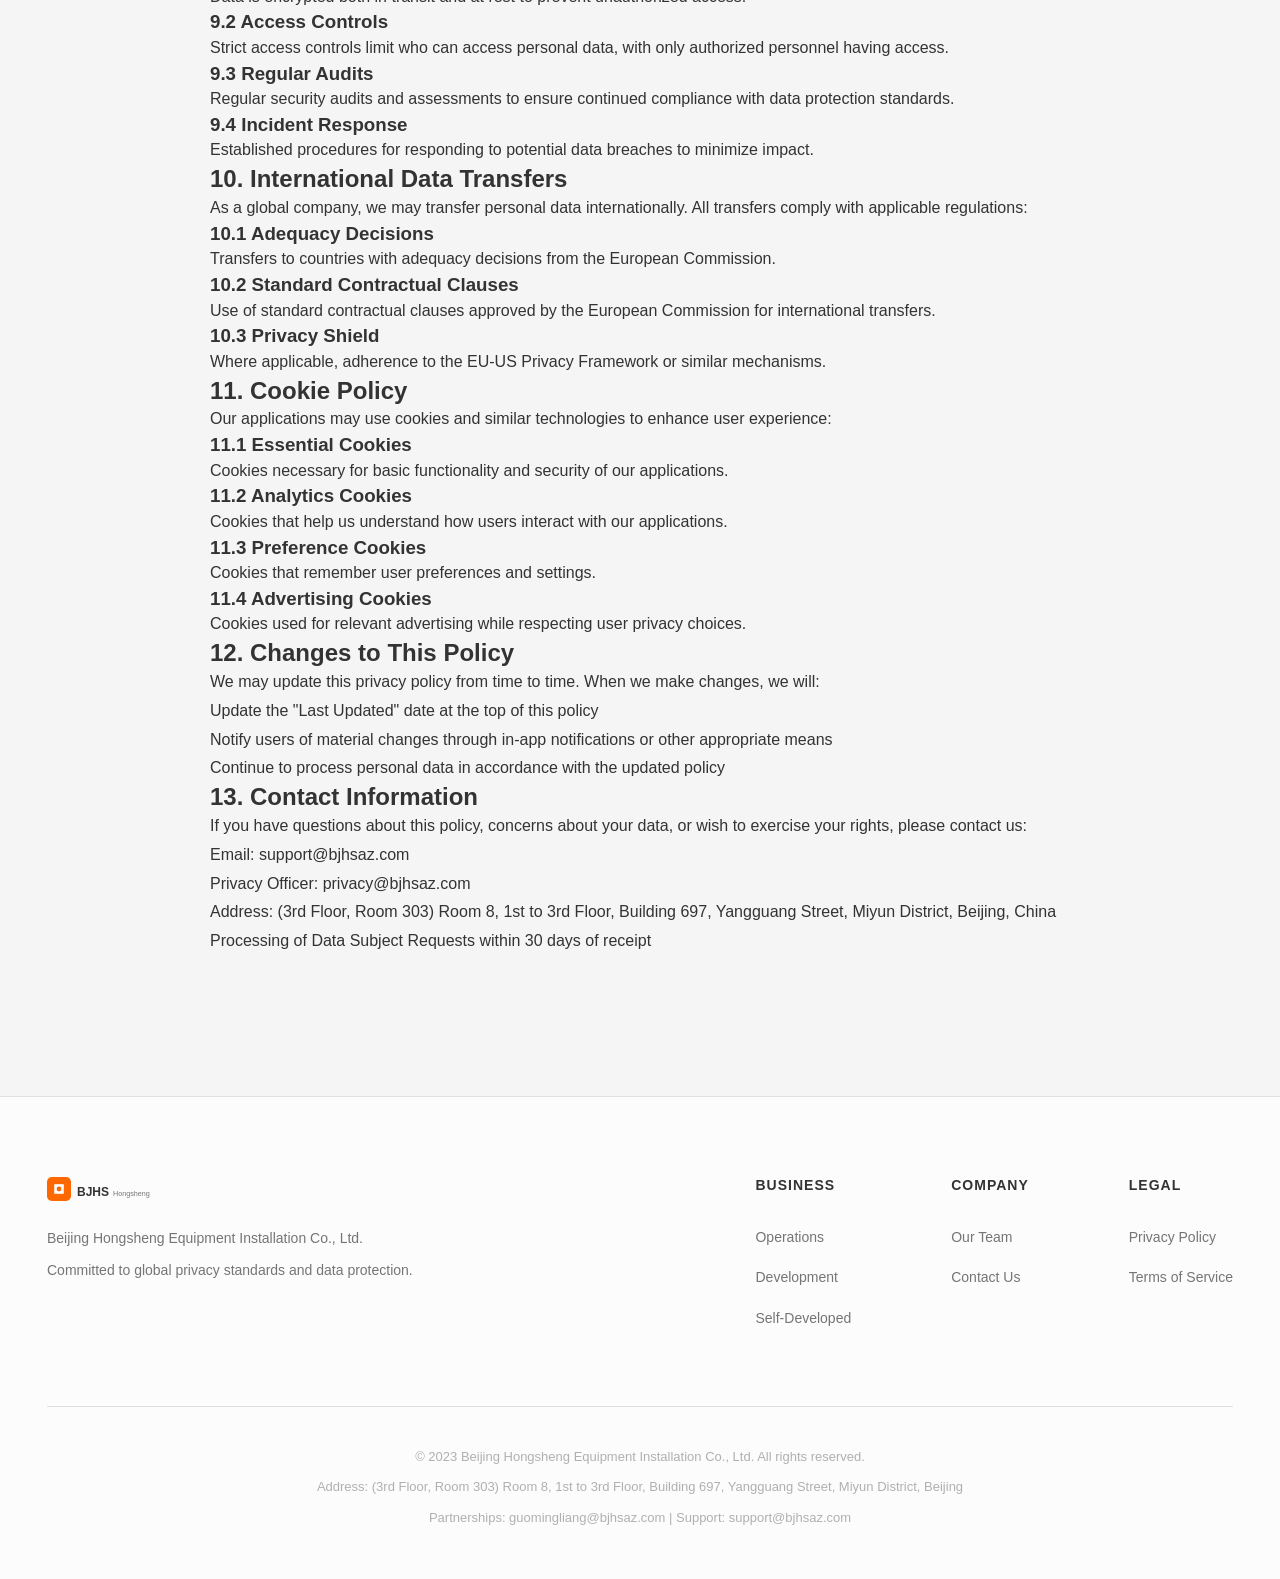
<file: privacy.html>
<!DOCTYPE html>
<html lang="en">
<head>
    <meta charset="UTF-8">
    <meta name="viewport" content="width=device-width, initial-scale=1.0">
    <title>Privacy Policy - Beijing Hongsheng</title>
    <meta name="description" content="Privacy Policy for Beijing Hongsheng Equipment Installation Co., Ltd. Global compliance with GDPR, COPPA, and store policies.">
    <meta name="keywords" content="privacy policy, data protection, GDPR, CCPA, COPPA, privacy compliance, Beijing Hongsheng">
    <meta name="author" content="Beijing Hongsheng Equipment Installation Co., Ltd.">
    <link rel="canonical" href="https://bjhsaz.com/privacy.html">
    <link rel="icon" href="svg/logo.svg" type="image/svg+xml">
    <link rel="stylesheet" href="css/style.css">
    <script type="application/ld+json">
    {
        "@context": "https://schema.org",
        "@type": "PrivacyPolicy",
        "name": "Privacy Policy",
        "description": "Privacy policy for Beijing Hongsheng Equipment Installation Co., Ltd.",
        "url": "https://bjhsaz.com/privacy.html",
        "inLanguage": "en",
        "isPartOf": {
            "@type": "WebSite",
            "url": "https://bjhsaz.com",
            "name": "Beijing Hongsheng Equipment Installation Co., Ltd."
        }
    }
    </script>
</head>
<body>
    <header>
        <div class="container">
            <div class="logo">
                <a href="index.html">
                    <img src="svg/logo.svg" alt="Beijing Hongsheng Logo">
                </a>
            </div>
            <nav class="desktop-nav">
                <ul>
                    <li><a href="index.html">Home</a></li>
                    <li><a href="business.html">Business</a></li>
                    <li><a href="team.html">Team</a></li>
                    <li><a href="contact.html">Contact</a></li>
                </ul>
            </nav>
            <button class="mobile-menu-button">
                <span></span><span></span><span></span>
            </button>
        </div>
    </header>

    <section class="hero privacy-hero">
        <div class="container">
            <h1>Privacy Policy</h1>
            <p>Last Updated: October 2023</p>
        </div>
    </section>

    <section class="privacy-policy bg-light">
        <div class="container" style="max-width: 900px; margin: 0 auto;">
            <div class="policy-content" style="line-height: 1.8; padding: 40px 0;">
                <div class="policy-intro">
                    <h2>Introduction</h2>
                    <p>Beijing Hongsheng Equipment Installation Co., Ltd. ("we," "us," or "our") is committed to protecting the privacy of our users worldwide. This Privacy Policy explains how we collect, use, and safeguard information across our mobile applications, games, and services.</p>
                    <p>We process personal data in accordance with applicable data protection laws, including but not limited to the General Data Protection Regulation (GDPR) and the California Consumer Privacy Act (CCPA).</p>
                </div>

                <div class="policy-section">
                    <h2>1. Global Compliance Framework</h2>
                    <p>Our services are designed to be compliant with global privacy regulations, including:</p>
                    <div class="compliance-grid">
                        <div class="compliance-item">
                            <h3>GDPR</h3>
                            <p>Full compliance with the European Union's General Data Protection Regulation, ensuring comprehensive data protection rights for EU users.</p>
                        </div>
                        <div class="compliance-item">
                            <h3>CCPA</h3>
                            <p>Adherence to the California Consumer Privacy Act, providing California residents with rights regarding their personal information.</p>
                        </div>
                        <div class="compliance-item">
                            <h3>COPPA</h3>
                            <p>Strict implementation of the Children's Online Privacy Protection Act with age-gating and parental controls for child-directed applications.</p>
                        </div>
                    </div>
                </div>

                <div class="policy-section">
                    <h2>2. Platform Compliance</h2>
                    <p>We strictly adhere to the developer policies of major application stores:</p>
                    <ul>
                        <li><strong>Google Play Store:</strong> Full compliance with Data Safety section, User Data policies, and Google's Privacy Policy requirements</li>
                        <li><strong>Apple App Store:</strong> Alignment with App Tracking Transparency (ATT), App Store Review Guidelines, and Apple's Privacy Policy</li>
                        <li><strong>Regional Store Requirements:</strong> Compliance with specific requirements for app stores in different regions and countries</li>
                    </ul>
                </div>

                <div class="policy-section">
                    <h2>3. Types of Information Collected</h2>
                    <p>We collect different types of information to provide better services:</p>
                    
                    <h3>3.1 Technical Data</h3>
                    <ul>
                        <li>Device information (model, operating system version)</li>
                        <li>Network information (carrier, IP address for analytics)</li>
                        <li>Application performance and crash reports</li>
                        <li>Technical interaction data within the app</li>
                    </ul>

                    <h3>3.2 Usage Data</h3>
                    <ul>
                        <li>App interaction patterns and user behavior</li>
                        <li>Feature usage statistics</li>
                        <li>Session duration and frequency</li>
                        <li>In-app navigation patterns</li>
                    </ul>

                    <h3>3.3 Voluntarily Provided Information</h3>
                    <ul>
                        <li>Contact information for support requests</li>
                        <li>User preferences and settings</li>
                        <li>Feedback and survey responses</li>
                        <li>Account information where applicable</li>
                    </ul>
                </div>

                <div class="policy-section">
                    <h2>4. Data Collection Methods</h2>
                    <p>We employ various methods to collect data, ensuring transparency and user control:</p>
                    
                    <h3>4.1 Direct Collection</h3>
                    <p>Information that users voluntarily provide when using our services, such as contact details for support requests.</p>

                    <h3>4.2 Automatic Collection</h3>
                    <p>Technical data collected automatically through our applications, including device information and usage analytics.</p>

                    <h3>4.3 Third-Party Collection</h3>
                    <p>Information collected by our analytics and advertising partners, who must comply with our strict data protection standards.</p>
                </div>

                <div class="policy-section">
                    <h2>5. Data Usage and Purposes</h2>
                    <p>We use collected information for the following purposes:</p>
                    
                    <h3>5.1 Service Improvement</h3>
                    <p>Analyzing usage patterns to enhance application performance, user experience, and feature development.</p>

                    <h3>5.2 Customer Support</h3>
                    <p>Processing support requests, troubleshooting issues, and providing assistance to users.</p>

                    <h3>5.3 Analytics and Insights</h3>
                    <p>Gaining insights into user behavior to improve our products and services while respecting user privacy.</p>

                    <h3>5.4 Monetization Optimization</h3>
                    <p>Optimizing in-app monetization strategies while maintaining user experience and privacy standards.</p>
                </div>

                <div class="policy-section">
                    <h2>6. Data Sharing and Third-Party Partners</h2>
                    <p>Our applications may use third-party services for analytics and monetization. We ensure all partners comply with our privacy standards:</p>
                    
                    <h3>6.1 Analytics Partners</h3>
                    <p>Partners like Google Analytics or similar services, which help us understand user behavior while protecting privacy.</p>

                    <h3>6.2 Advertising Networks</h3>
                    <p>AdMob, Unity Ads, or other advertising networks that help us monetize our applications responsibly.</p>

                    <h3>6.3 Data Processing Agreements</h3>
                    <p>All third-party partners must have proper data processing agreements in place and comply with GDPR/CCPA requirements.</p>
                </div>

                <div class="policy-section">
                    <h2>7. Age Management and Children's Protection</h2>
                    <p>We implement robust age verification and protection measures:</p>
                    
                    <h3>7.1 Age Verification</h3>
                    <p>Where required, we implement age verification mechanisms to ensure appropriate content and features for different age groups.</p>

                    <h3>7.2 Child-Directed Applications</h3>
                    <p>For apps targeted at children under 13, we do not collect personal information and implement strict COPPA compliance measures.</p>

                    <h3>7.3 Parental Controls</h3>
                    <p>Where applicable, we provide parental controls to manage children's access and activities within our applications.</p>
                </div>

                <div class="policy-section">
                    <h2>8. User Rights</h2>
                    <p>Users have certain rights regarding their personal data, including:</p>
                    
                    <h3>8.1 Access and Transparency</h3>
                    <p>Right to know what information we collect and how it's used.</p>

                    <h3>8.2 Data Correction</h3>
                    <p>Right to request correction of inaccurate personal information.</p>

                    <h3>8.3 Data Deletion</h3>
                    <p>Right to request deletion of personal information where applicable.</p>

                    <h3>8.4 Data Portability</h3>
                    <p>Right to receive personal data in a structured, commonly used format.</p>

                    <h3>8.5 Objection and Restriction</h3>
                    <p>Right to object to certain processing activities or request restrictions on data processing.</p>
                </div>

                <div class="policy-section">
                    <h2>9. Data Security</h2>
                    <p>We implement appropriate technical and organizational measures to protect personal data:</p>
                    
                    <h3>9.1 Encryption</h3>
                    <p>Data is encrypted both in transit and at rest to prevent unauthorized access.</p>

                    <h3>9.2 Access Controls</h3>
                    <p>Strict access controls limit who can access personal data, with only authorized personnel having access.</p>

                    <h3>9.3 Regular Audits</h3>
                    <p>Regular security audits and assessments to ensure continued compliance with data protection standards.</p>

                    <h3>9.4 Incident Response</h3>
                    <p>Established procedures for responding to potential data breaches to minimize impact.</p>
                </div>

                <div class="policy-section">
                    <h2>10. International Data Transfers</h2>
                    <p>As a global company, we may transfer personal data internationally. All transfers comply with applicable regulations:</p>
                    
                    <h3>10.1 Adequacy Decisions</h3>
                    <p>Transfers to countries with adequacy decisions from the European Commission.</p>

                    <h3>10.2 Standard Contractual Clauses</h3>
                    <p>Use of standard contractual clauses approved by the European Commission for international transfers.</p>

                    <h3>10.3 Privacy Shield</h3>
                    <p>Where applicable, adherence to the EU-US Privacy Framework or similar mechanisms.</p>
                </div>

                <div class="policy-section">
                    <h2>11. Cookie Policy</h2>
                    <p>Our applications may use cookies and similar technologies to enhance user experience:</p>
                    
                    <h3>11.1 Essential Cookies</h3>
                    <p>Cookies necessary for basic functionality and security of our applications.</p>

                    <h3>11.2 Analytics Cookies</h3>
                    <p>Cookies that help us understand how users interact with our applications.</p>

                    <h3>11.3 Preference Cookies</h3>
                    <p>Cookies that remember user preferences and settings.</p>

                    <h3>11.4 Advertising Cookies</h3>
                    <p>Cookies used for relevant advertising while respecting user privacy choices.</p>
                </div>

                <div class="policy-section">
                    <h2>12. Changes to This Policy</h2>
                    <p>We may update this privacy policy from time to time. When we make changes, we will:</p>
                    
                    <ul>
                        <li>Update the "Last Updated" date at the top of this policy</li>
                        <li>Notify users of material changes through in-app notifications or other appropriate means</li>
                        <li>Continue to process personal data in accordance with the updated policy</li>
                    </ul>
                </div>

                <div class="policy-section">
                    <h2>13. Contact Information</h2>
                    <p>If you have questions about this policy, concerns about your data, or wish to exercise your rights, please contact us:</p>
                    
                    <ul>
                        <li>Email: <a href="mailto:support@bjhsaz.com">support@bjhsaz.com</a></li>
                        <li>Privacy Officer: <a href="mailto:privacy@bjhsaz.com">privacy@bjhsaz.com</a></li>
                        <li>Address: (3rd Floor, Room 303) Room 8, 1st to 3rd Floor, Building 697, Yangguang Street, Miyun District, Beijing, China</li>
                        <li>Processing of Data Subject Requests within 30 days of receipt</li>
                    </ul>
                </div>
            </div>
        </div>
    </section>

    <footer>
        <div class="container">
            <div class="footer-content">
                <div class="footer-info">
                    <img src="svg/logo.svg" alt="Beijing Hongsheng" style="height: 30px; margin-bottom: 20px;">
                    <p>Beijing Hongsheng Equipment Installation Co., Ltd.</p>
                    <p>Committed to global privacy standards and data protection.</p>
                </div>
                <div class="footer-links">
                    <div class="footer-column">
                        <h4>Business</h4>
                        <ul>
                            <li><a href="business.html">Operations</a></li>
                            <li><a href="business.html">Development</a></li>
                            <li><a href="business.html">Self-Developed</a></li>
                        </ul>
                    </div>
                    <div class="footer-column">
                        <h4>Company</h4>
                        <ul>
                            <li><a href="team.html">Our Team</a></li>
                            <li><a href="contact.html">Contact Us</a></li>
                        </ul>
                    </div>
                    <div class="footer-column">
                        <h4>Legal</h4>
                        <ul>
                            <li><a href="privacy.html" class="active">Privacy Policy</a></li>
                            <li><a href="terms.html">Terms of Service</a></li>
                        </ul>
                    </div>
                </div>
            </div>
            <div class="footer-bottom">
                <p>© 2023 Beijing Hongsheng Equipment Installation Co., Ltd. All rights reserved.</p>
                <p>Address: (3rd Floor, Room 303) Room 8, 1st to 3rd Floor, Building 697, Yangguang Street, Miyun District, Beijing</p>
                <p>Partnerships: guomingliang@bjhsaz.com | Support: support@bjhsaz.com</p>
            </div>
        </div>
    </footer>

    <script src="js/main.js"></script>
</body>
</html>
</file>
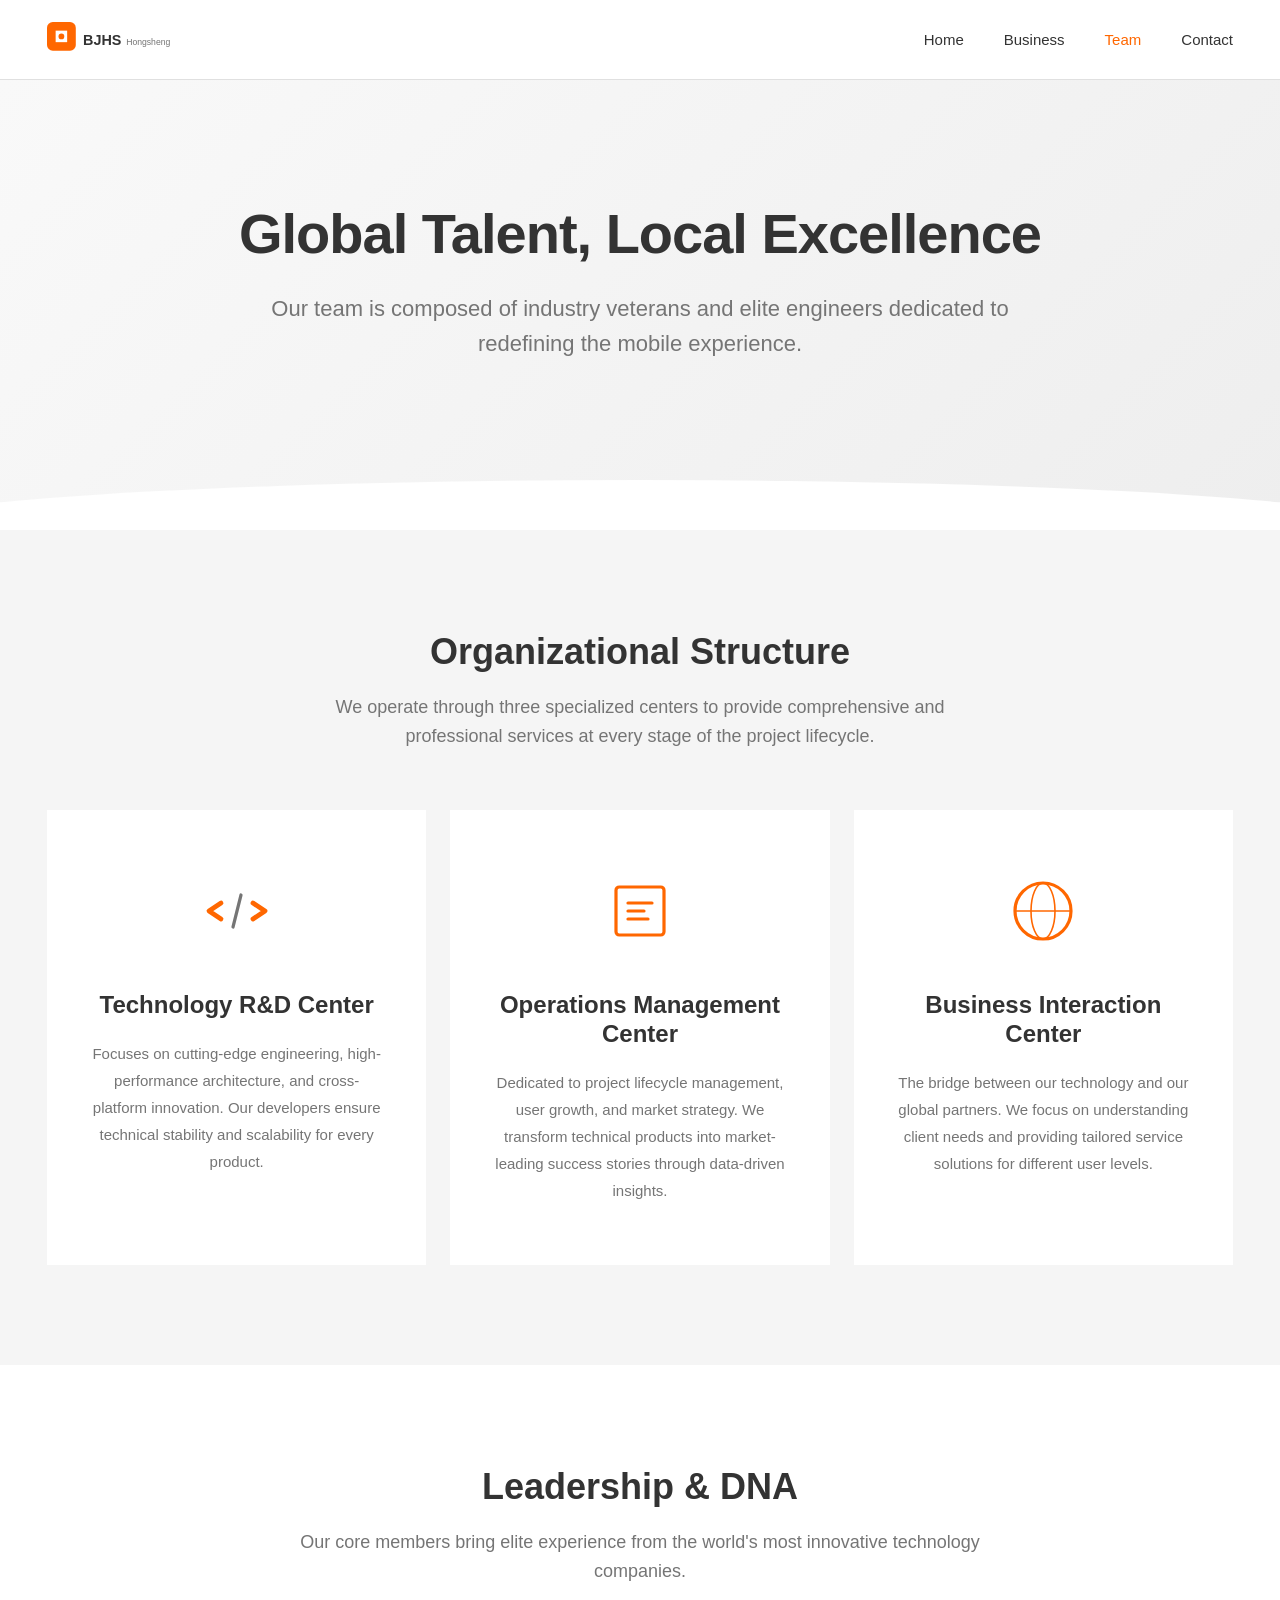
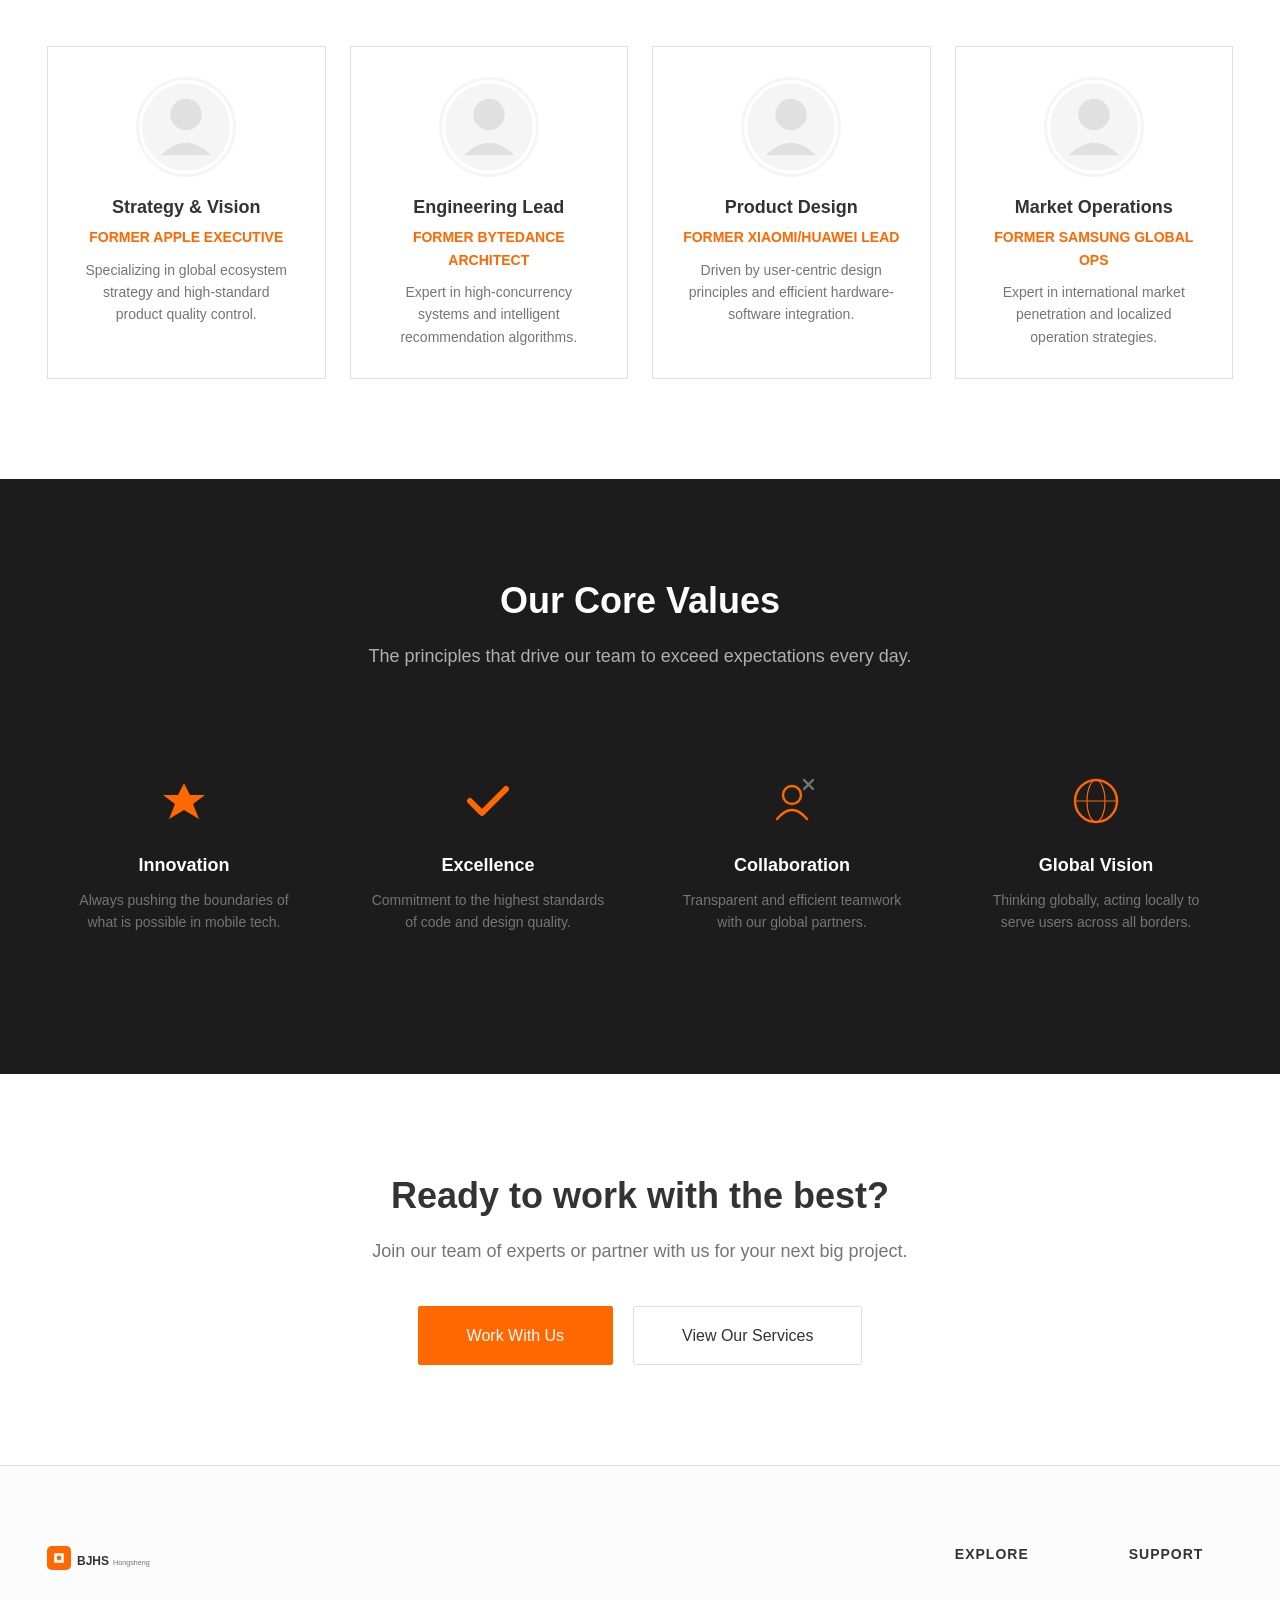
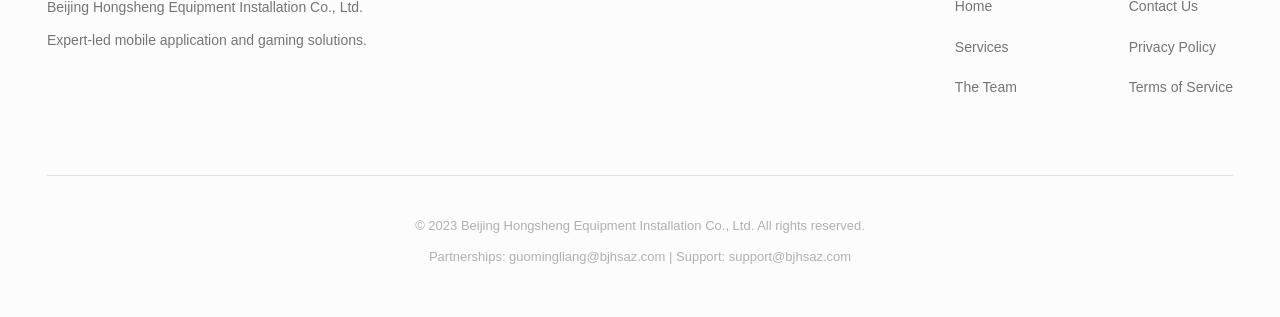
<file: team.html>
<!DOCTYPE html>
<html lang="en">
<head>
    <meta charset="UTF-8">
    <meta name="viewport" content="width=device-width, initial-scale=1.0">
    <title>Expert Team - Beijing Hongsheng | Industry Veterans from Apple, ByteDance & More</title>
    <meta name="description" content="Meet the elite team at Beijing Hongsheng. Our experts from Apple, ByteDance, Xiaomi, and Huawei bring world-class experience to mobile app and game development.">
    <meta name="keywords" content="tech team, mobile app experts, game developers, Apple veterans, ByteDance engineers, Beijing Hongsheng team">
    <meta name="author" content="Beijing Hongsheng Equipment Installation Co., Ltd.">
    <link rel="canonical" href="https://bjhsaz.com/team.html">
    <link rel="icon" href="svg/logo.svg" type="image/svg+xml">
    <link rel="stylesheet" href="css/style.css">
    <script type="application/ld+json">
    {
        "@context": "https://schema.org",
        "@type": "AboutPage",
        "name": "Our Team",
        "description": "Leadership and organizational structure of Beijing Hongsheng Equipment Installation Co., Ltd.",
        "publisher": {
            "@type": "Organization",
            "name": "Beijing Hongsheng"
        }
    }
    </script>
</head>
<body>
    <header>
        <div class="container">
            <div class="logo">
                <a href="index.html">
                    <img src="svg/logo.svg" alt="Beijing Hongsheng Logo">
                </a>
            </div>
            <nav class="desktop-nav">
                <ul>
                    <li><a href="index.html">Home</a></li>
                    <li><a href="business.html">Business</a></li>
                    <li><a href="team.html" class="active">Team</a></li>
                    <li><a href="contact.html">Contact</a></li>
                </ul>
            </nav>
            <button class="mobile-menu-button">
                <span></span>
                <span></span>
                <span></span>
            </button>
        </div>
    </header>

    <!-- Hero Section -->
    <section class="hero">
        <div class="container">
            <h1>Global Talent, Local Excellence</h1>
            <p>Our team is composed of industry veterans and elite engineers dedicated to redefining the mobile experience.</p>
        </div>
    </section>

    <!-- Organization Centers -->
    <section class="centers bg-light">
        <div class="container">
            <h2 class="section-title">Organizational Structure</h2>
            <p class="section-subtitle">We operate through three specialized centers to provide comprehensive and professional services at every stage of the project lifecycle.</p>
            
            <div class="service-grid">
                <div class="service-card">
                    <div class="service-icon">
                        <img src="svg/custom-development.svg" alt="Tech Center">
                    </div>
                    <h3>Technology R&D Center</h3>
                    <p>Focuses on cutting-edge engineering, high-performance architecture, and cross-platform innovation. Our developers ensure technical stability and scalability for every product.</p>
                </div>
                
                <div class="service-card">
                    <div class="service-icon">
                        <img src="svg/project-management.svg" alt="Operations Center">
                    </div>
                    <h3>Operations Management Center</h3>
                    <p>Dedicated to project lifecycle management, user growth, and market strategy. We transform technical products into market-leading success stories through data-driven insights.</p>
                </div>
                
                <div class="service-card">
                    <div class="service-icon">
                        <img src="svg/global.svg" alt="Business Center">
                    </div>
                    <h3>Business Interaction Center</h3>
                    <p>The bridge between our technology and our global partners. We focus on understanding client needs and providing tailored service solutions for different user levels.</p>
                </div>
            </div>
        </div>
    </section>

    <!-- Leadership DNA -->
    <section class="leadership">
        <div class="container">
            <h2 class="section-title">Leadership & DNA</h2>
            <p class="section-subtitle">Our core members bring elite experience from the world's most innovative technology companies.</p>
            
            <div class="leadership-grid">
                <div class="team-member">
                    <div class="member-photo">
                        <img src="svg/member-placeholder.svg" alt="CEO">
                    </div>
                    <div class="member-info">
                        <h3>Strategy & Vision</h3>
                        <p class="member-title" style="color: var(--primary-color); font-weight: bold; margin-bottom: 10px;">Former Apple Executive</p>
                        <p>Specializing in global ecosystem strategy and high-standard product quality control.</p>
                    </div>
                </div>
                
                <div class="team-member">
                    <div class="member-photo">
                        <img src="svg/member-placeholder.svg" alt="CTO">
                    </div>
                    <div class="member-info">
                        <h3>Engineering Lead</h3>
                        <p class="member-title" style="color: var(--primary-color); font-weight: bold; margin-bottom: 10px;">Former ByteDance Architect</p>
                        <p>Expert in high-concurrency systems and intelligent recommendation algorithms.</p>
                    </div>
                </div>
                
                <div class="team-member">
                    <div class="member-photo">
                        <img src="svg/member-placeholder.svg" alt="Product Head">
                    </div>
                    <div class="member-info">
                        <h3>Product Design</h3>
                        <p class="member-title" style="color: var(--primary-color); font-weight: bold; margin-bottom: 10px;">Former Xiaomi/Huawei Lead</p>
                        <p>Driven by user-centric design principles and efficient hardware-software integration.</p>
                    </div>
                </div>
                
                <div class="team-member">
                    <div class="member-photo">
                        <img src="svg/member-placeholder.svg" alt="Ops Head">
                    </div>
                    <div class="member-info">
                        <h3>Market Operations</h3>
                        <p class="member-title" style="color: var(--primary-color); font-weight: bold; margin-bottom: 10px;">Former Samsung Global Ops</p>
                        <p>Expert in international market penetration and localized operation strategies.</p>
                    </div>
                </div>
            </div>
        </div>
    </section>

    <!-- Values Section -->
    <section class="values bg-dark">
        <div class="container">
            <h2 class="section-title" style="color: white;">Our Core Values</h2>
            <p class="section-subtitle">The principles that drive our team to exceed expectations every day.</p>
            
            <div class="feature-grid">
                <div class="feature-item">
                    <div class="feature-icon"><img src="svg/expertise.svg" alt="Innovation"></div>
                    <h3 style="color: white;">Innovation</h3>
                    <p>Always pushing the boundaries of what is possible in mobile tech.</p>
                </div>
                <div class="feature-item">
                    <div class="feature-icon"><img src="svg/compliance.svg" alt="Excellence"></div>
                    <h3 style="color: white;">Excellence</h3>
                    <p>Commitment to the highest standards of code and design quality.</p>
                </div>
                <div class="feature-item">
                    <div class="feature-icon"><img src="svg/tech-support.svg" alt="Collaboration"></div>
                    <h3 style="color: white;">Collaboration</h3>
                    <p>Transparent and efficient teamwork with our global partners.</p>
                </div>
                <div class="feature-item">
                    <div class="feature-icon"><img src="svg/global.svg" alt="Global Vision"></div>
                    <h3 style="color: white;">Global Vision</h3>
                    <p>Thinking globally, acting locally to serve users across all borders.</p>
                </div>
            </div>
        </div>
    </section>

    <!-- CTA -->
    <section class="cta" style="text-align: center; padding: 100px 0;">
        <div class="container">
            <h2 style="font-size: 36px; margin-bottom: 20px;">Ready to work with the best?</h2>
            <p style="font-size: 18px; color: var(--text-secondary); margin-bottom: 40px;">Join our team of experts or partner with us for your next big project.</p>
            <div class="hero-buttons">
                <a href="contact.html" class="btn primary">Work With Us</a>
                <a href="business.html" class="btn secondary">View Our Services</a>
            </div>
        </div>
    </section>

    <!-- Footer -->
    <footer>
        <div class="container">
            <div class="footer-content">
                <div class="footer-info">
                    <img src="svg/logo.svg" alt="Beijing Hongsheng" style="height: 30px; margin-bottom: 20px;">
                    <p>Beijing Hongsheng Equipment Installation Co., Ltd.</p>
                    <p>Expert-led mobile application and gaming solutions.</p>
                </div>
                <div class="footer-links">
                    <div class="footer-column">
                        <h4>Explore</h4>
                        <ul>
                            <li><a href="index.html">Home</a></li>
                            <li><a href="business.html">Services</a></li>
                            <li><a href="team.html">The Team</a></li>
                        </ul>
                    </div>
                    <div class="footer-column">
                        <h4>Support</h4>
                        <ul>
                            <li><a href="contact.html">Contact Us</a></li>
                            <li><a href="privacy.html">Privacy Policy</a></li>
                            <li><a href="terms.html">Terms of Service</a></li>
                        </ul>
                    </div>
                </div>
            </div>
            <div class="footer-bottom">
                <p>© 2023 Beijing Hongsheng Equipment Installation Co., Ltd. All rights reserved.</p>
                <p>Partnerships: guomingliang@bjhsaz.com | Support: support@bjhsaz.com</p>
            </div>
        </div>
    </footer>

    <script src="js/main.js"></script>
</body>
</html>
</file>
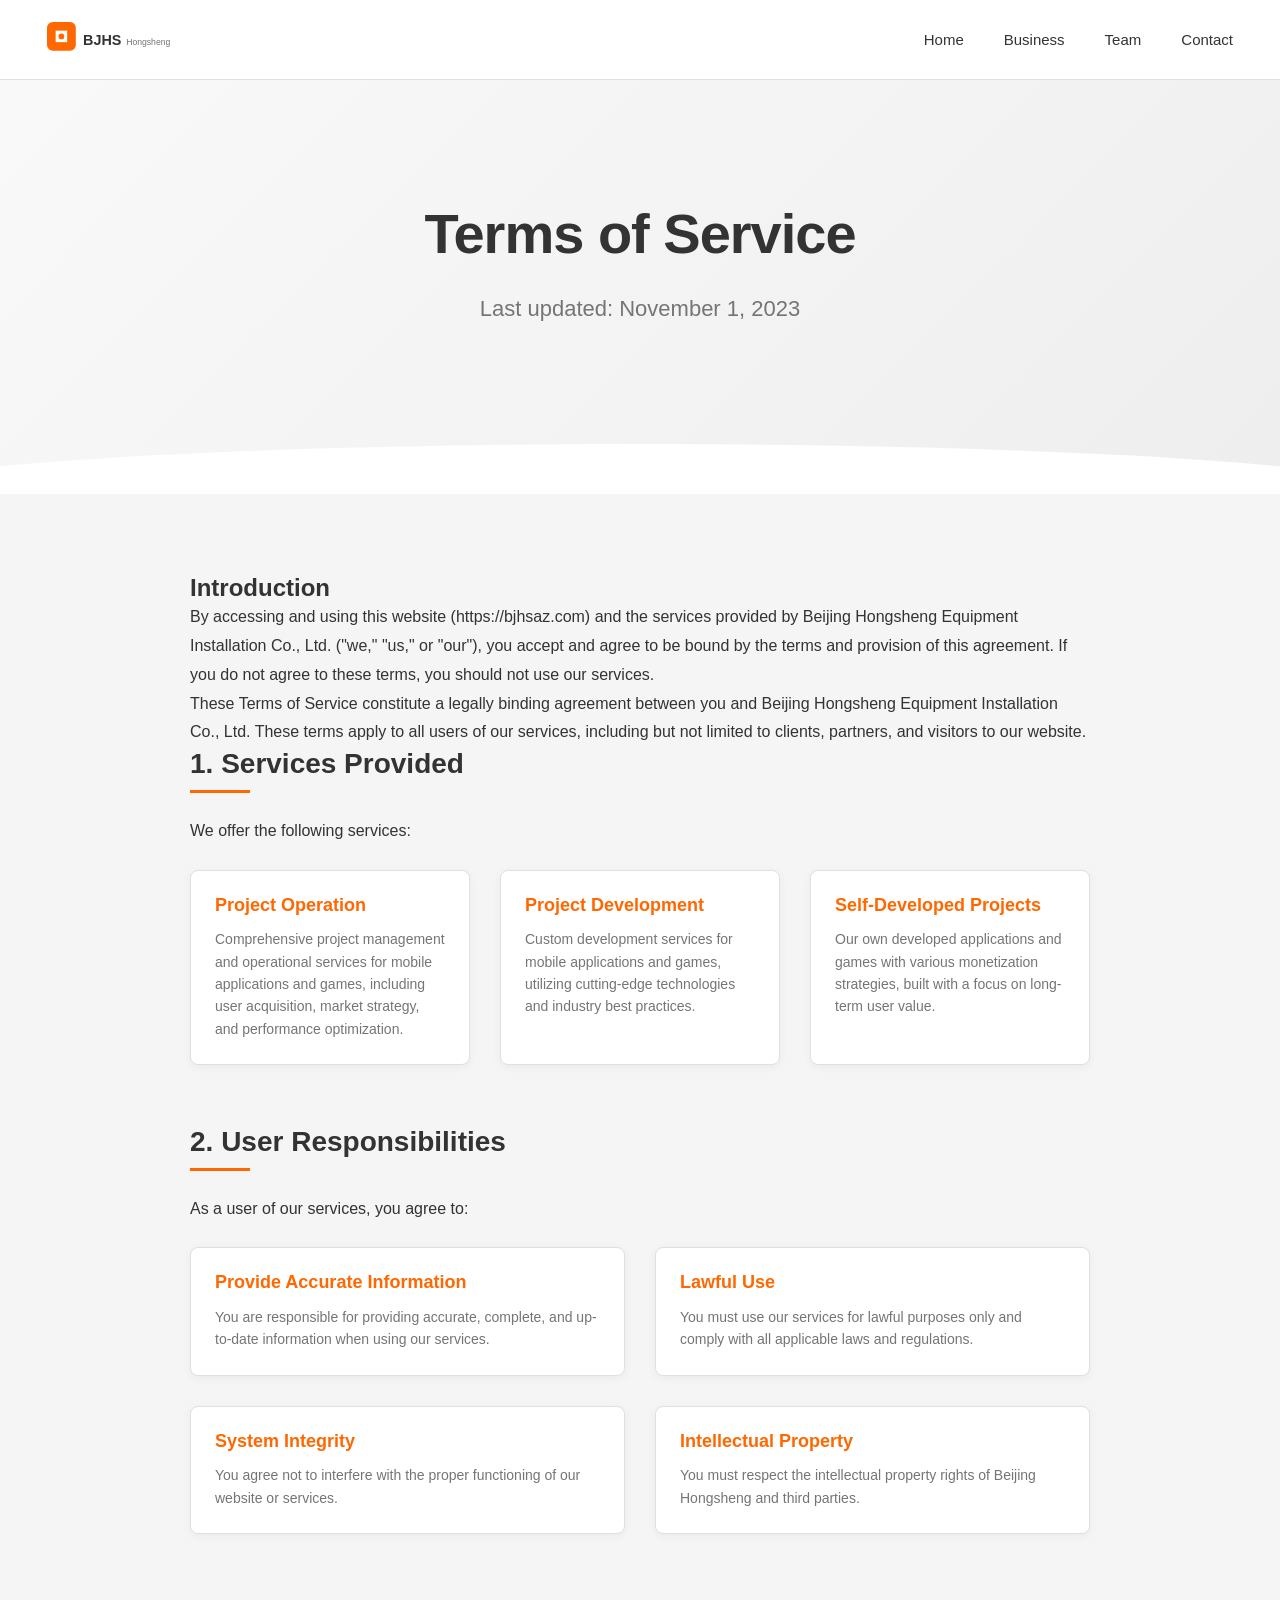
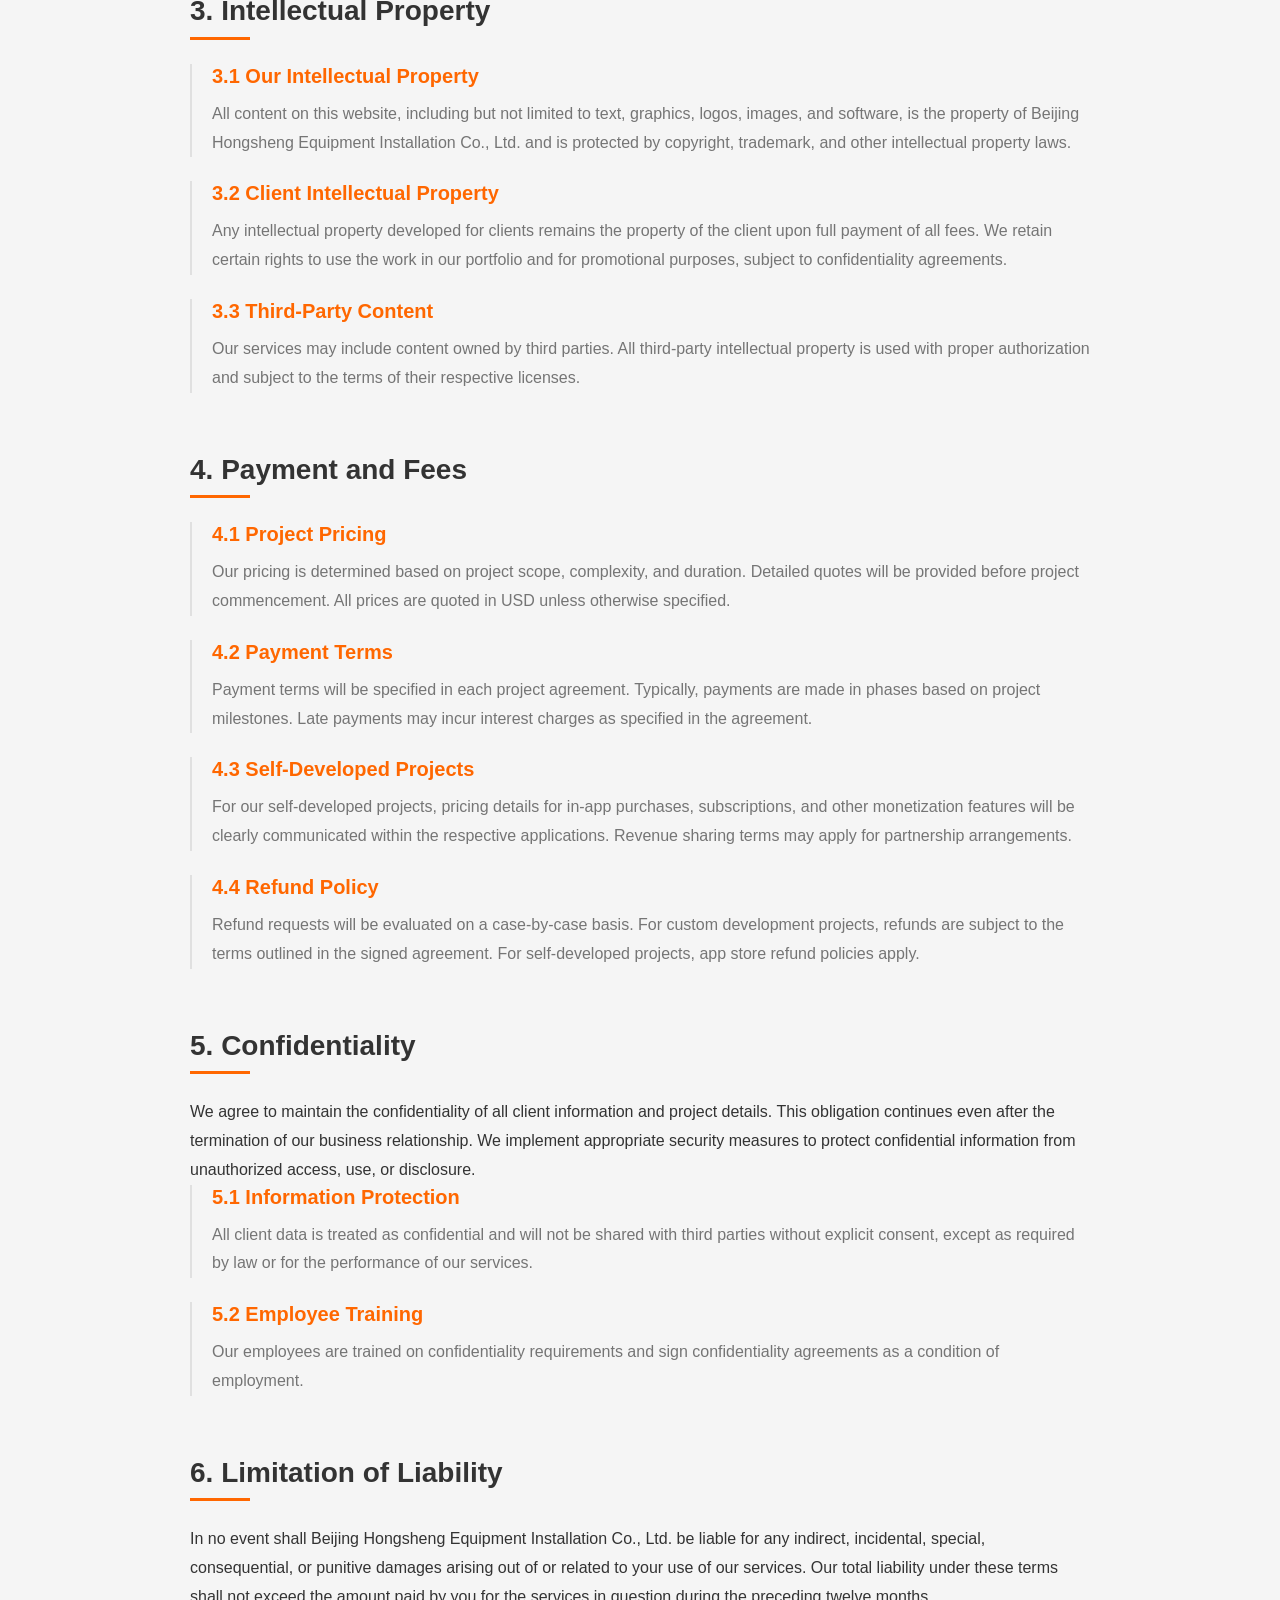
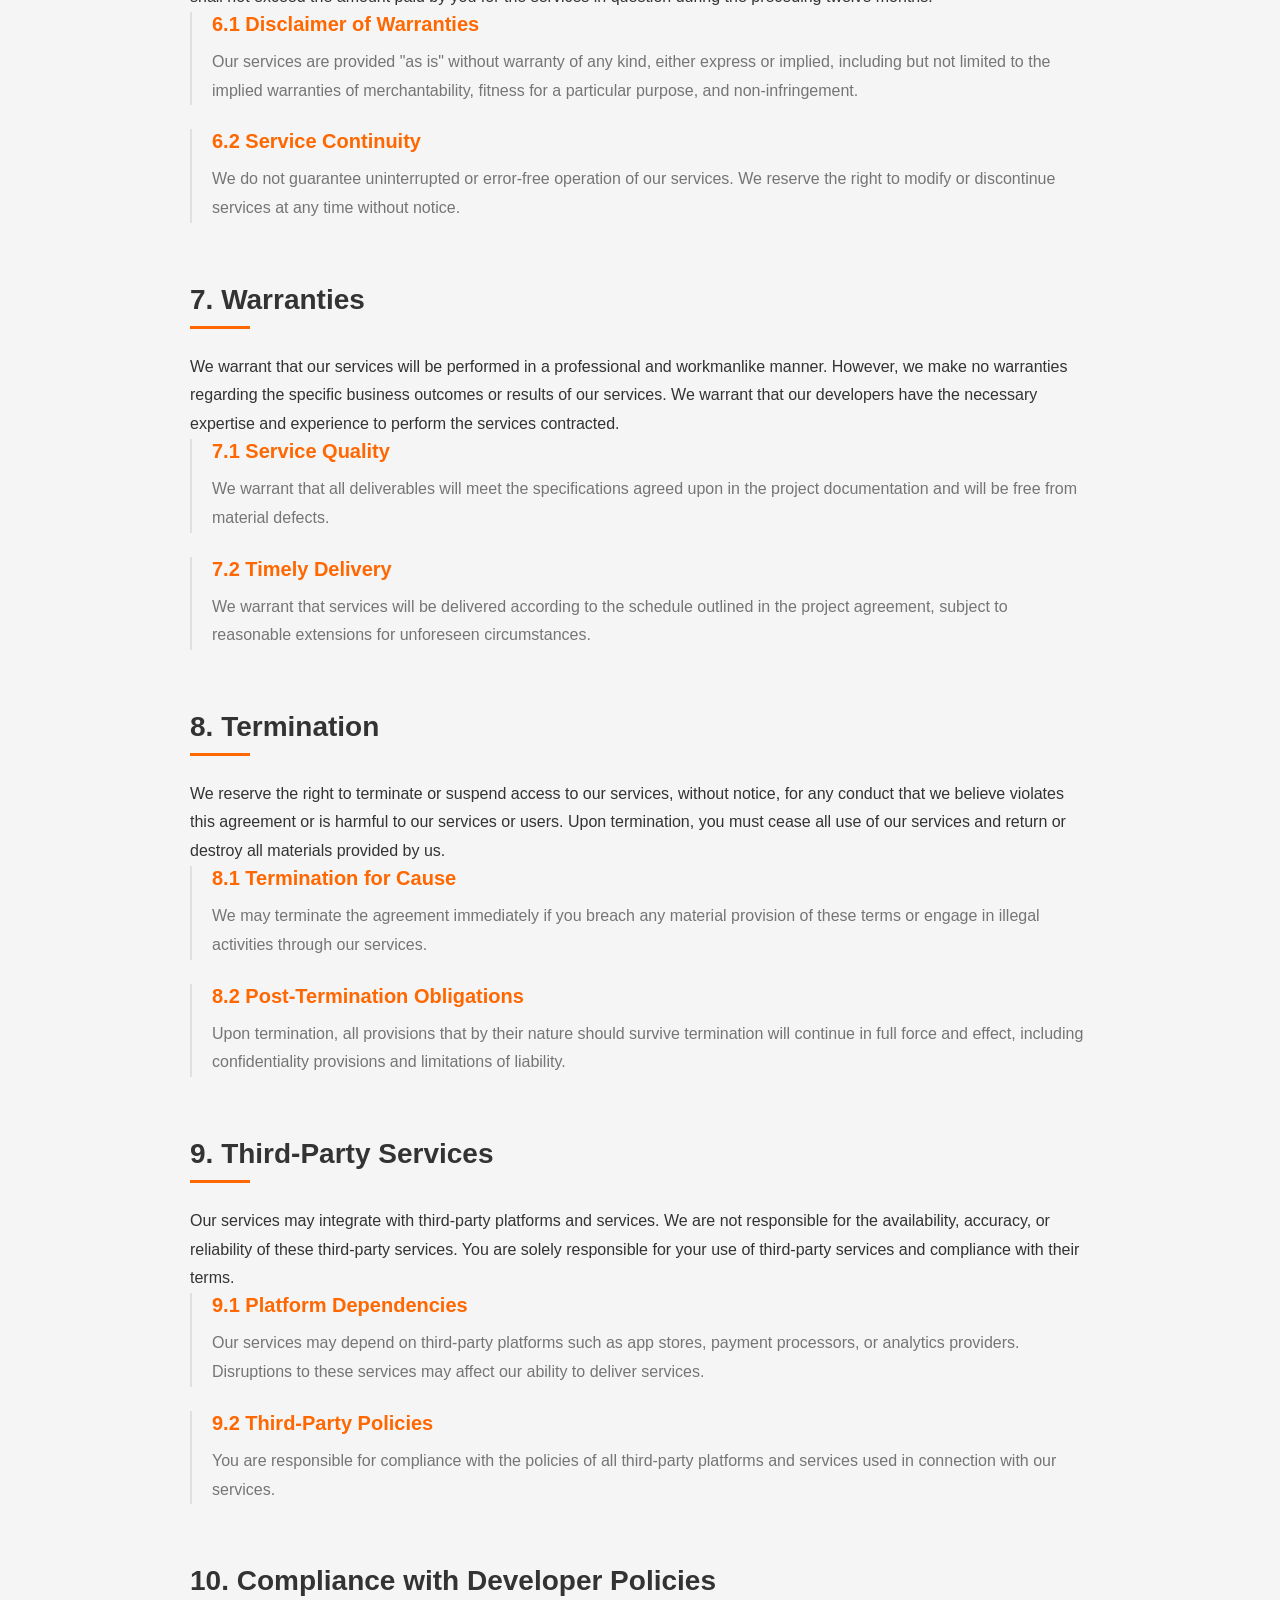
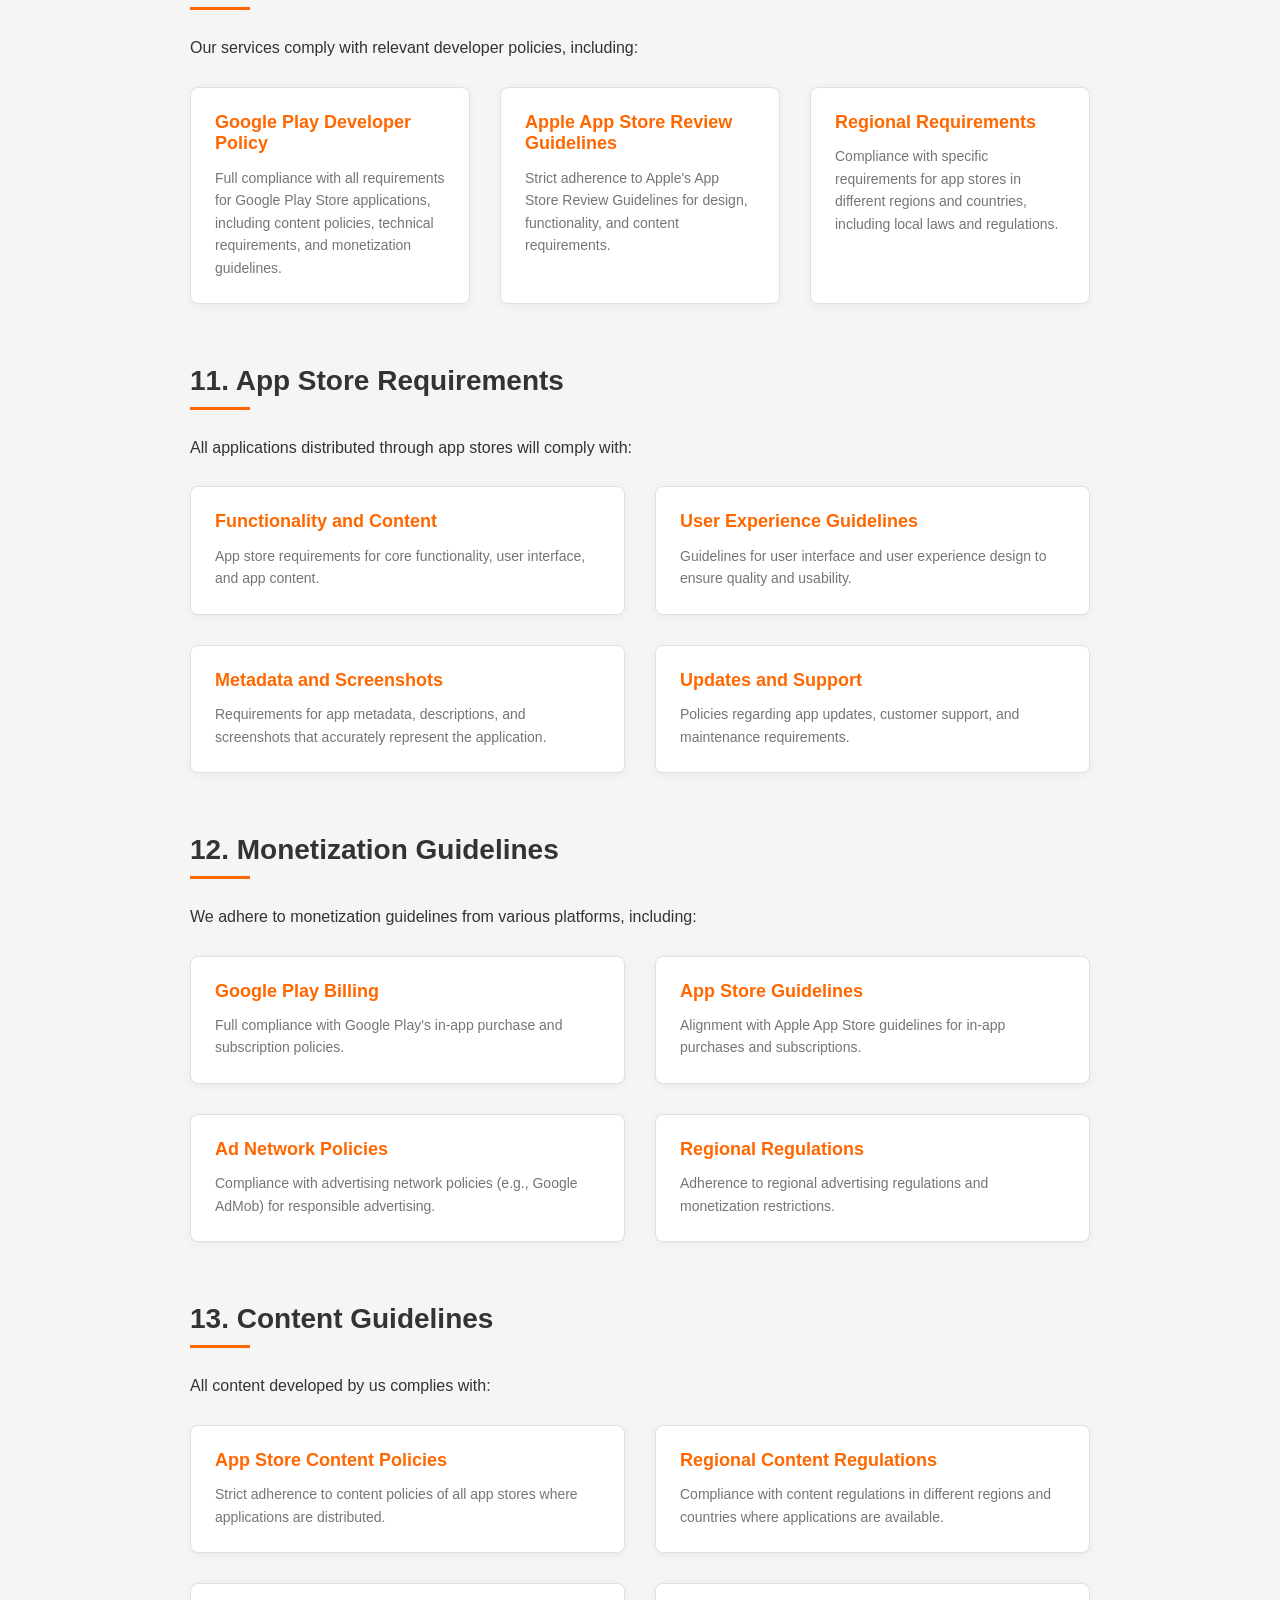
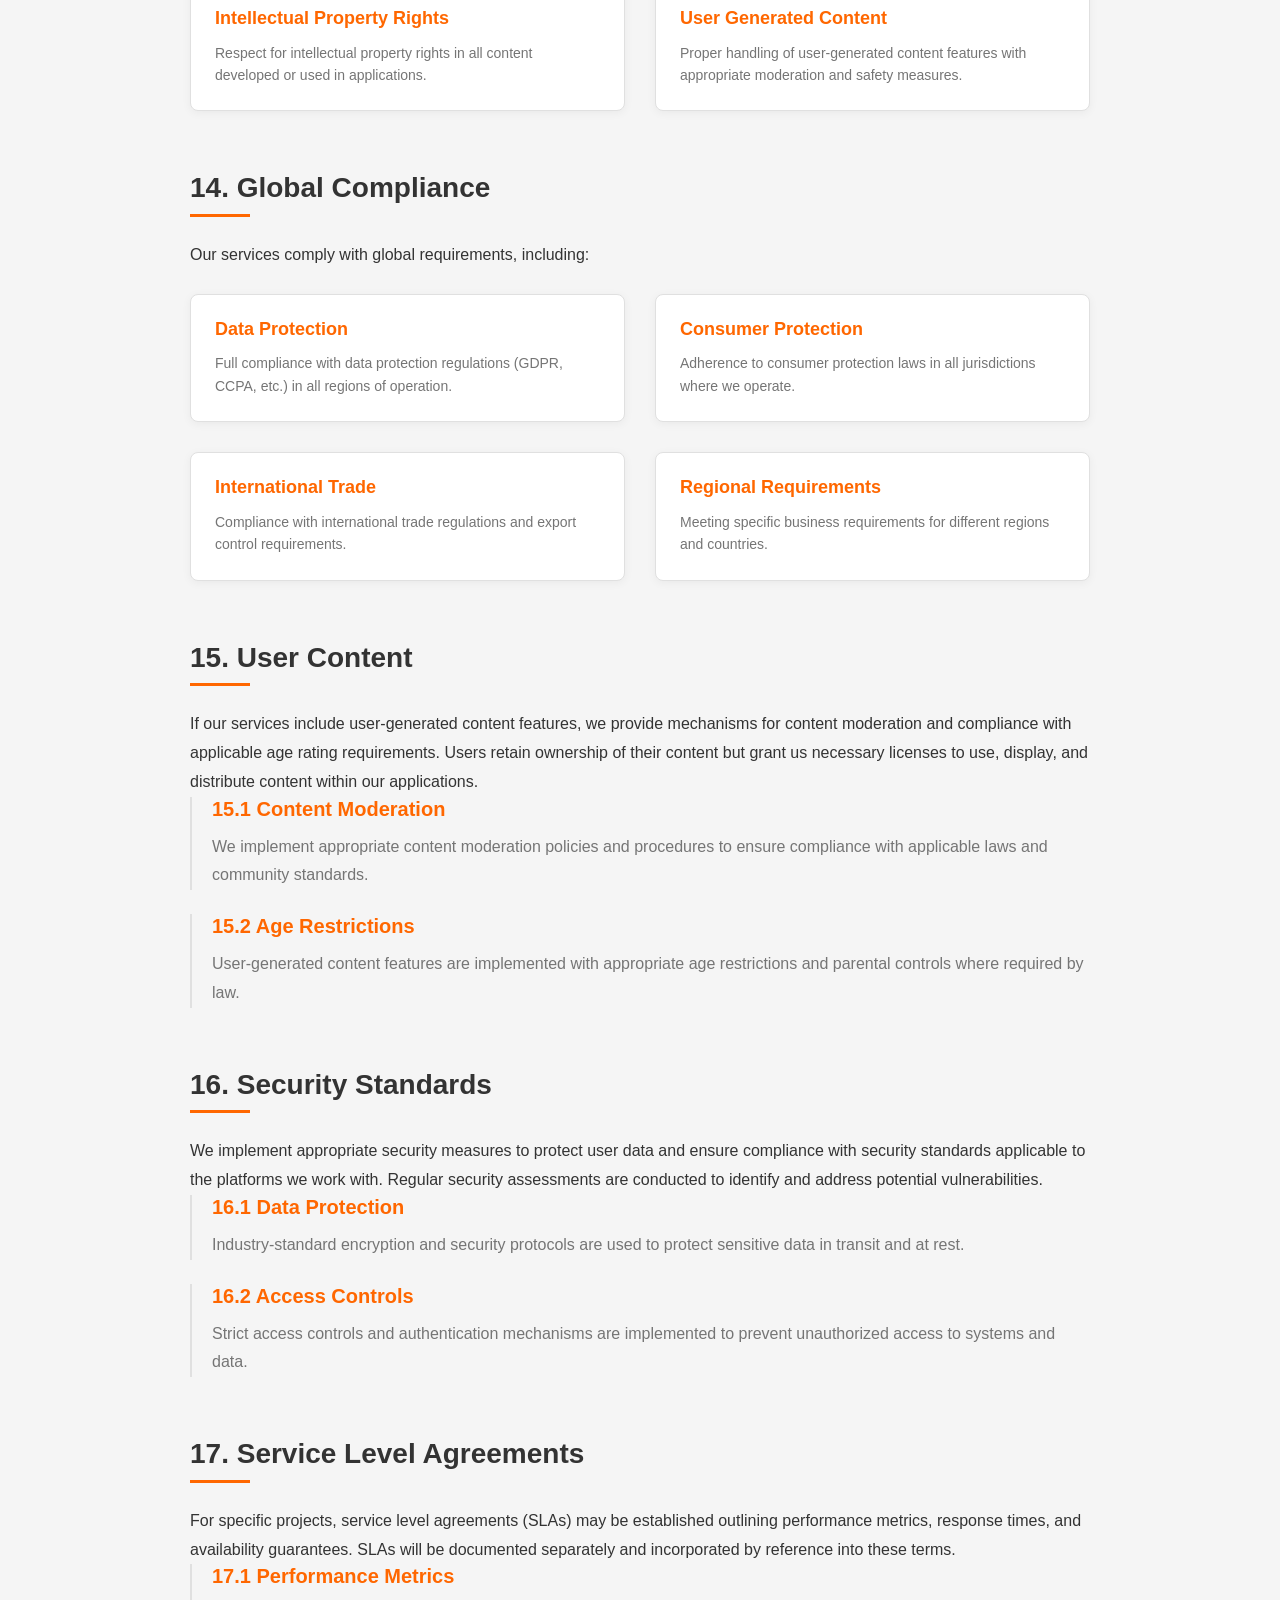
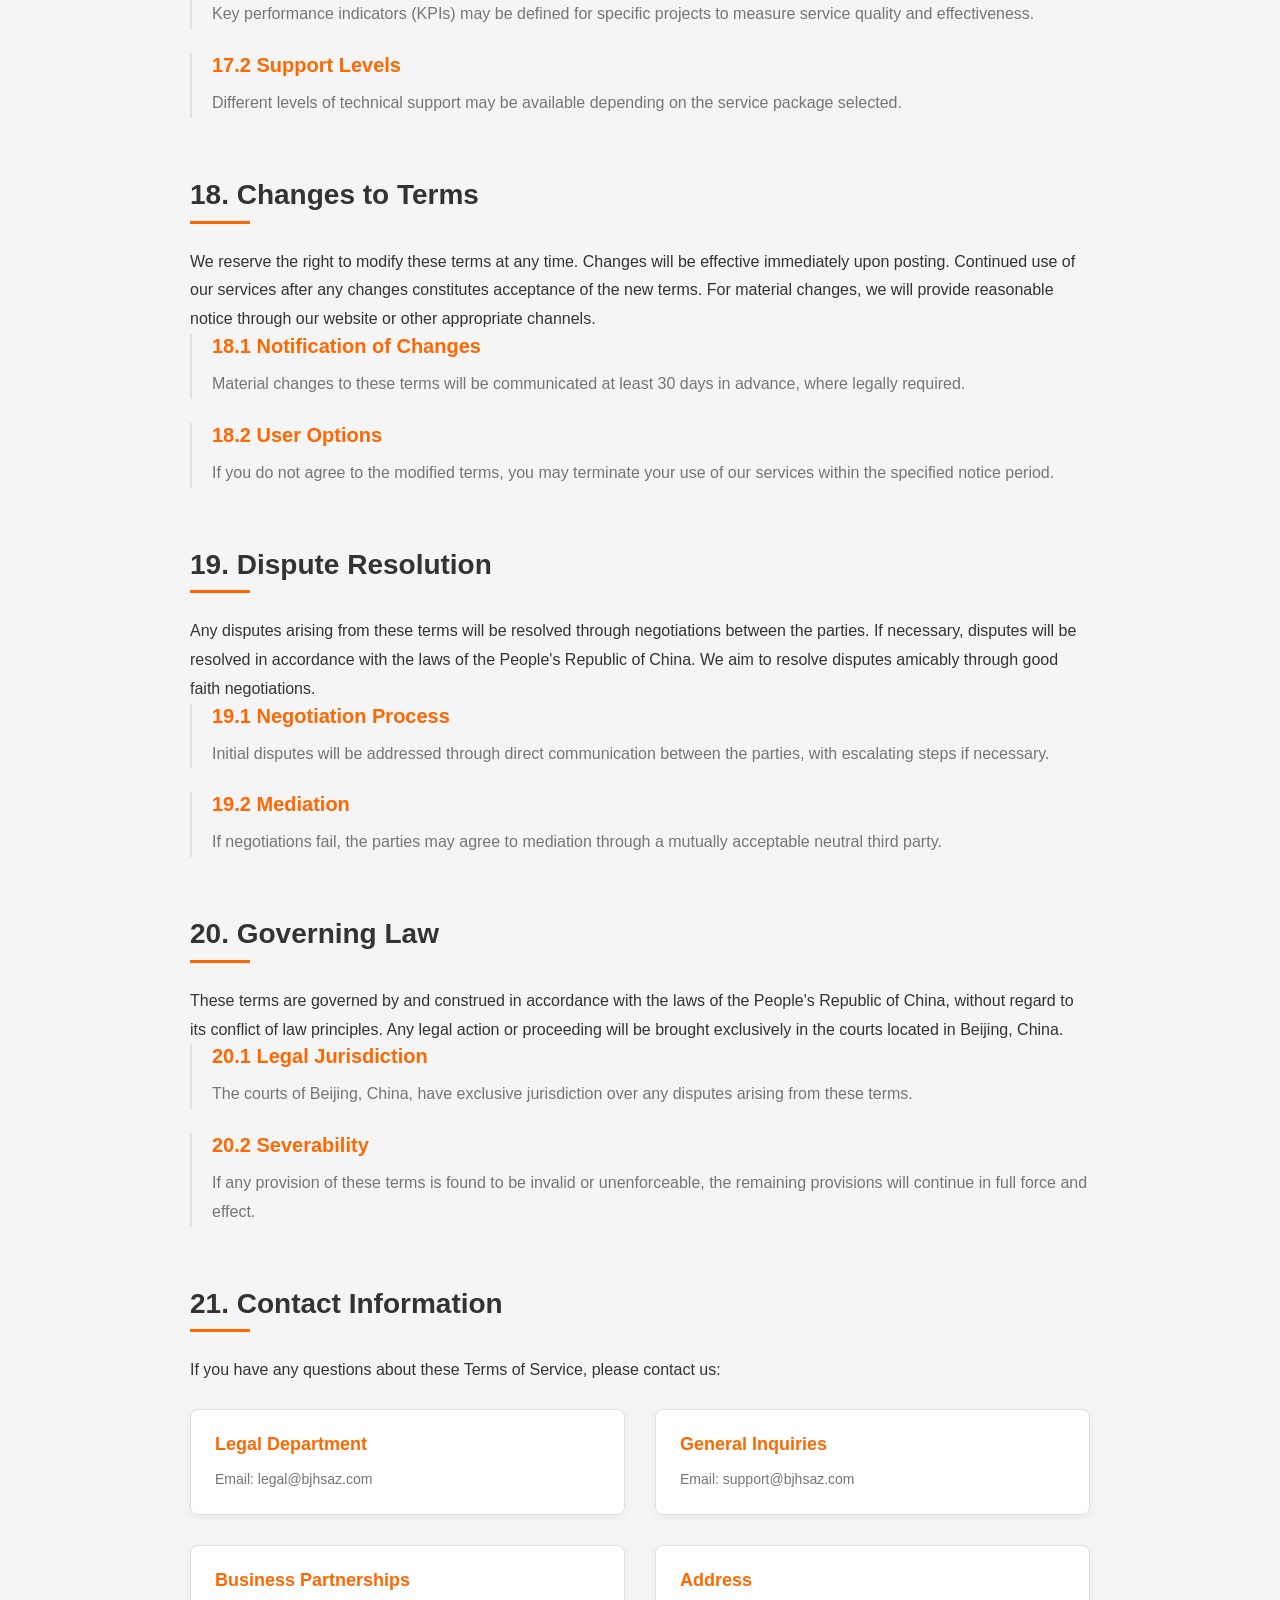
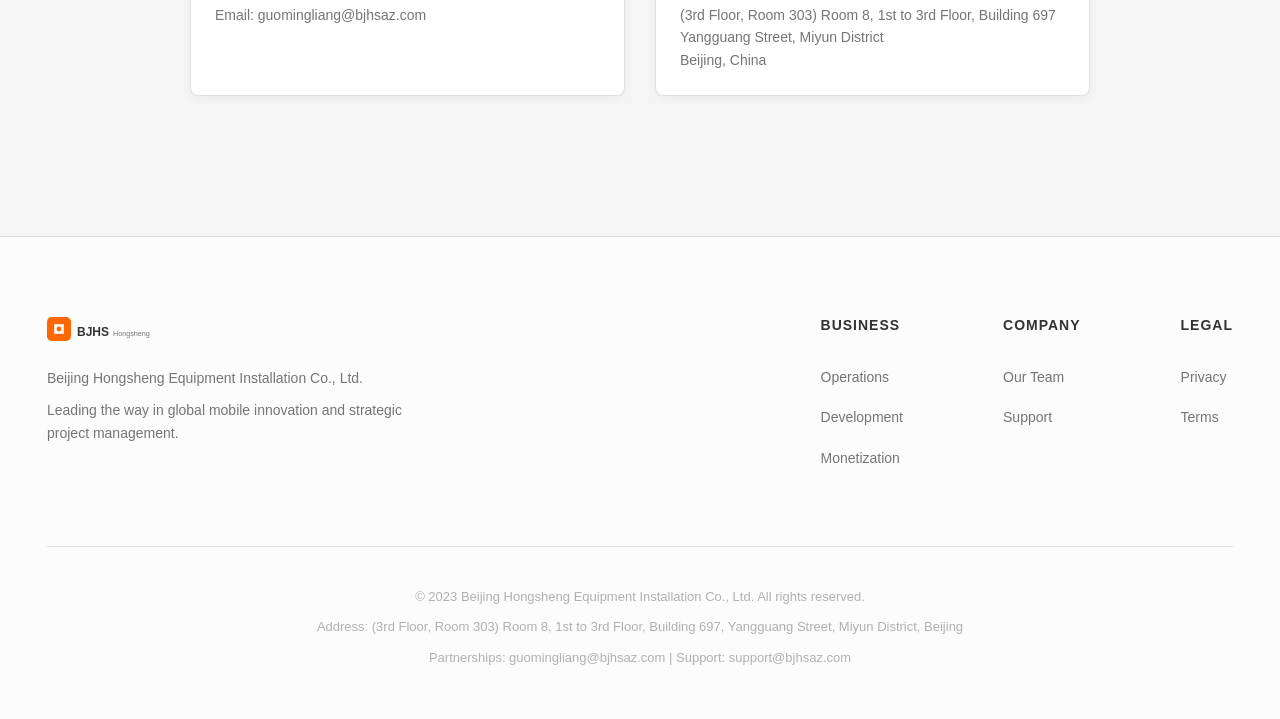
<file: terms.html>
<!DOCTYPE html>
<html lang="en">
<head>
    <meta charset="UTF-8">
    <meta name="viewport" content="width=device-width, initial-scale=1.0">
    <title>Terms of Service - Beijing Hongsheng Equipment Installation Co., Ltd.</title>
    <meta name="description" content="Terms of service for Beijing Hongsheng Equipment Installation Co., Ltd. Read our terms and conditions for using our services.">
    <meta name="keywords" content="terms of service, terms and conditions, service agreement, legal terms, Beijing Hongsheng">
    <meta name="author" content="Beijing Hongsheng Equipment Installation Co., Ltd.">
    <link rel="canonical" href="https://bjhsaz.com/terms.html">
    <link rel="icon" href="svg/logo.svg" type="image/svg+xml">
    <link rel="stylesheet" href="css/style.css">
    <script type="application/ld+json">
    {
        "@context": "https://schema.org",
        "@type": "WebPage",
        "name": "Terms of Service",
        "url": "https://bjhsaz.com/terms.html",
        "description": "Terms of service for Beijing Hongsheng Equipment Installation Co., Ltd. detailing the terms and conditions for using our services.",
        "inLanguage": "en",
        "isPartOf": {
            "@type": "WebSite",
            "url": "https://bjhsaz.com",
            "name": "Beijing Hongsheng Equipment Installation Co., Ltd."
        }
    }
    </script>
</head>
<body>
    <!-- Header Navigation -->
    <header>
        <div class="container">
            <div class="logo">
                <a href="index.html">
                    <img src="svg/logo.svg" alt="Beijing Hongsheng Equipment Installation Co., Ltd. Logo">
                </a>
            </div>
            <nav class="desktop-nav">
                <ul>
                    <li><a href="index.html">Home</a></li>
                    <li><a href="business.html">Business</a></li>
                    <li><a href="team.html">Team</a></li>
                    <li><a href="contact.html">Contact</a></li>
                </ul>
            </nav>
            <button class="mobile-menu-button">
                <span></span>
                <span></span>
                <span></span>
            </button>
        </div>
    </header>

    <!-- Hero Section -->
    <section class="hero">
        <div class="container">
            <h1>Terms of Service</h1>
            <p>Last updated: November 1, 2023</p>
        </div>
    </section>

    <!-- Terms of Service Content -->
    <section class="terms-section bg-light">
        <div class="container">
            <div class="terms-content">
                <div class="terms-intro">
                    <h2>Introduction</h2>
                    <p>By accessing and using this website (https://bjhsaz.com) and the services provided by Beijing Hongsheng Equipment Installation Co., Ltd. ("we," "us," or "our"), you accept and agree to be bound by the terms and provision of this agreement. If you do not agree to these terms, you should not use our services.</p>
                    <p>These Terms of Service constitute a legally binding agreement between you and Beijing Hongsheng Equipment Installation Co., Ltd. These terms apply to all users of our services, including but not limited to clients, partners, and visitors to our website.</p>
                </div>

                <div class="terms-item">
                    <h2>1. Services Provided</h2>
                    <p>We offer the following services:</p>
                    <div class="grid-3">
                        <div class="card">
                            <h3>Project Operation</h3>
                            <p>Comprehensive project management and operational services for mobile applications and games, including user acquisition, market strategy, and performance optimization.</p>
                        </div>
                        <div class="card">
                            <h3>Project Development</h3>
                            <p>Custom development services for mobile applications and games, utilizing cutting-edge technologies and industry best practices.</p>
                        </div>
                        <div class="card">
                            <h3>Self-Developed Projects</h3>
                            <p>Our own developed applications and games with various monetization strategies, built with a focus on long-term user value.</p>
                        </div>
                    </div>
                </div>

                <div class="terms-item">
                    <h2>2. User Responsibilities</h2>
                    <p>As a user of our services, you agree to:</p>
                    <div class="grid-2">
                        <div class="card">
                            <h3>Provide Accurate Information</h3>
                            <p>You are responsible for providing accurate, complete, and up-to-date information when using our services.</p>
                        </div>
                        <div class="card">
                            <h3>Lawful Use</h3>
                            <p>You must use our services for lawful purposes only and comply with all applicable laws and regulations.</p>
                        </div>
                        <div class="card">
                            <h3>System Integrity</h3>
                            <p>You agree not to interfere with the proper functioning of our website or services.</p>
                        </div>
                        <div class="card">
                            <h3>Intellectual Property</h3>
                            <p>You must respect the intellectual property rights of Beijing Hongsheng and third parties.</p>
                        </div>
                    </div>
                </div>

                <div class="terms-item">
                    <h2>3. Intellectual Property</h2>
                    
                    <div class="terms-subsection">
                        <h3>3.1 Our Intellectual Property</h3>
                        <p>All content on this website, including but not limited to text, graphics, logos, images, and software, is the property of Beijing Hongsheng Equipment Installation Co., Ltd. and is protected by copyright, trademark, and other intellectual property laws.</p>
                    </div>
                    
                    <div class="terms-subsection">
                        <h3>3.2 Client Intellectual Property</h3>
                        <p>Any intellectual property developed for clients remains the property of the client upon full payment of all fees. We retain certain rights to use the work in our portfolio and for promotional purposes, subject to confidentiality agreements.</p>
                    </div>

                    <div class="terms-subsection">
                        <h3>3.3 Third-Party Content</h3>
                        <p>Our services may include content owned by third parties. All third-party intellectual property is used with proper authorization and subject to the terms of their respective licenses.</p>
                    </div>
                </div>

                <div class="terms-item">
                    <h2>4. Payment and Fees</h2>
                    
                    <div class="terms-subsection">
                        <h3>4.1 Project Pricing</h3>
                        <p>Our pricing is determined based on project scope, complexity, and duration. Detailed quotes will be provided before project commencement. All prices are quoted in USD unless otherwise specified.</p>
                    </div>
                    
                    <div class="terms-subsection">
                        <h3>4.2 Payment Terms</h3>
                        <p>Payment terms will be specified in each project agreement. Typically, payments are made in phases based on project milestones. Late payments may incur interest charges as specified in the agreement.</p>
                    </div>
                    
                    <div class="terms-subsection">
                        <h3>4.3 Self-Developed Projects</h3>
                        <p>For our self-developed projects, pricing details for in-app purchases, subscriptions, and other monetization features will be clearly communicated within the respective applications. Revenue sharing terms may apply for partnership arrangements.</p>
                    </div>

                    <div class="terms-subsection">
                        <h3>4.4 Refund Policy</h3>
                        <p>Refund requests will be evaluated on a case-by-case basis. For custom development projects, refunds are subject to the terms outlined in the signed agreement. For self-developed projects, app store refund policies apply.</p>
                    </div>
                </div>

                <div class="terms-item">
                    <h2>5. Confidentiality</h2>
                    <p>We agree to maintain the confidentiality of all client information and project details. This obligation continues even after the termination of our business relationship. We implement appropriate security measures to protect confidential information from unauthorized access, use, or disclosure.</p>
                    
                    <div class="terms-subsection">
                        <h3>5.1 Information Protection</h3>
                        <p>All client data is treated as confidential and will not be shared with third parties without explicit consent, except as required by law or for the performance of our services.</p>
                    </div>
                    
                    <div class="terms-subsection">
                        <h3>5.2 Employee Training</h3>
                        <p>Our employees are trained on confidentiality requirements and sign confidentiality agreements as a condition of employment.</p>
                    </div>
                </div>

                <div class="terms-item">
                    <h2>6. Limitation of Liability</h2>
                    <p>In no event shall Beijing Hongsheng Equipment Installation Co., Ltd. be liable for any indirect, incidental, special, consequential, or punitive damages arising out of or related to your use of our services. Our total liability under these terms shall not exceed the amount paid by you for the services in question during the preceding twelve months.</p>
                    
                    <div class="terms-subsection">
                        <h3>6.1 Disclaimer of Warranties</h3>
                        <p>Our services are provided "as is" without warranty of any kind, either express or implied, including but not limited to the implied warranties of merchantability, fitness for a particular purpose, and non-infringement.</p>
                    </div>
                    
                    <div class="terms-subsection">
                        <h3>6.2 Service Continuity</h3>
                        <p>We do not guarantee uninterrupted or error-free operation of our services. We reserve the right to modify or discontinue services at any time without notice.</p>
                    </div>
                </div>

                <div class="terms-item">
                    <h2>7. Warranties</h2>
                    <p>We warrant that our services will be performed in a professional and workmanlike manner. However, we make no warranties regarding the specific business outcomes or results of our services. We warrant that our developers have the necessary expertise and experience to perform the services contracted.</p>
                    
                    <div class="terms-subsection">
                        <h3>7.1 Service Quality</h3>
                        <p>We warrant that all deliverables will meet the specifications agreed upon in the project documentation and will be free from material defects.</p>
                    </div>
                    
                    <div class="terms-subsection">
                        <h3>7.2 Timely Delivery</h3>
                        <p>We warrant that services will be delivered according to the schedule outlined in the project agreement, subject to reasonable extensions for unforeseen circumstances.</p>
                    </div>
                </div>

                <div class="terms-item">
                    <h2>8. Termination</h2>
                    <p>We reserve the right to terminate or suspend access to our services, without notice, for any conduct that we believe violates this agreement or is harmful to our services or users. Upon termination, you must cease all use of our services and return or destroy all materials provided by us.</p>
                    
                    <div class="terms-subsection">
                        <h3>8.1 Termination for Cause</h3>
                        <p>We may terminate the agreement immediately if you breach any material provision of these terms or engage in illegal activities through our services.</p>
                    </div>
                    
                    <div class="terms-subsection">
                        <h3>8.2 Post-Termination Obligations</h3>
                        <p>Upon termination, all provisions that by their nature should survive termination will continue in full force and effect, including confidentiality provisions and limitations of liability.</p>
                    </div>
                </div>

                <div class="terms-item">
                    <h2>9. Third-Party Services</h2>
                    <p>Our services may integrate with third-party platforms and services. We are not responsible for the availability, accuracy, or reliability of these third-party services. You are solely responsible for your use of third-party services and compliance with their terms.</p>
                    
                    <div class="terms-subsection">
                        <h3>9.1 Platform Dependencies</h3>
                        <p>Our services may depend on third-party platforms such as app stores, payment processors, or analytics providers. Disruptions to these services may affect our ability to deliver services.</p>
                    </div>
                    
                    <div class="terms-subsection">
                        <h3>9.2 Third-Party Policies</h3>
                        <p>You are responsible for compliance with the policies of all third-party platforms and services used in connection with our services.</p>
                    </div>
                </div>

                <div class="terms-item">
                    <h2>10. Compliance with Developer Policies</h2>
                    <p>Our services comply with relevant developer policies, including:</p>
                    
                    <div class="grid-3">
                        <div class="card">
                            <h3>Google Play Developer Policy</h3>
                            <p>Full compliance with all requirements for Google Play Store applications, including content policies, technical requirements, and monetization guidelines.</p>
                        </div>
                        <div class="card">
                            <h3>Apple App Store Review Guidelines</h3>
                            <p>Strict adherence to Apple's App Store Review Guidelines for design, functionality, and content requirements.</p>
                        </div>
                        <div class="card">
                            <h3>Regional Requirements</h3>
                            <p>Compliance with specific requirements for app stores in different regions and countries, including local laws and regulations.</p>
                        </div>
                    </div>
                </div>

                <div class="terms-item">
                    <h2>11. App Store Requirements</h2>
                    <p>All applications distributed through app stores will comply with:</p>
                    
                    <div class="grid-2">
                        <div class="card">
                            <h3>Functionality and Content</h3>
                            <p>App store requirements for core functionality, user interface, and app content.</p>
                        </div>
                        <div class="card">
                            <h3>User Experience Guidelines</h3>
                            <p>Guidelines for user interface and user experience design to ensure quality and usability.</p>
                        </div>
                        <div class="card">
                            <h3>Metadata and Screenshots</h3>
                            <p>Requirements for app metadata, descriptions, and screenshots that accurately represent the application.</p>
                        </div>
                        <div class="card">
                            <h3>Updates and Support</h3>
                            <p>Policies regarding app updates, customer support, and maintenance requirements.</p>
                        </div>
                    </div>
                </div>

                <div class="terms-item">
                    <h2>12. Monetization Guidelines</h2>
                    <p>We adhere to monetization guidelines from various platforms, including:</p>
                    
                    <div class="grid-2">
                        <div class="card">
                            <h3>Google Play Billing</h3>
                            <p>Full compliance with Google Play's in-app purchase and subscription policies.</p>
                        </div>
                        <div class="card">
                            <h3>App Store Guidelines</h3>
                            <p>Alignment with Apple App Store guidelines for in-app purchases and subscriptions.</p>
                        </div>
                        <div class="card">
                            <h3>Ad Network Policies</h3>
                            <p>Compliance with advertising network policies (e.g., Google AdMob) for responsible advertising.</p>
                        </div>
                        <div class="card">
                            <h3>Regional Regulations</h3>
                            <p>Adherence to regional advertising regulations and monetization restrictions.</p>
                        </div>
                    </div>
                </div>

                <div class="terms-item">
                    <h2>13. Content Guidelines</h2>
                    <p>All content developed by us complies with:</p>
                    
                    <div class="grid-2">
                        <div class="card">
                            <h3>App Store Content Policies</h3>
                            <p>Strict adherence to content policies of all app stores where applications are distributed.</p>
                        </div>
                        <div class="card">
                            <h3>Regional Content Regulations</h3>
                            <p>Compliance with content regulations in different regions and countries where applications are available.</p>
                        </div>
                        <div class="card">
                            <h3>Intellectual Property Rights</h3>
                            <p>Respect for intellectual property rights in all content developed or used in applications.</p>
                        </div>
                        <div class="card">
                            <h3>User Generated Content</h3>
                            <p>Proper handling of user-generated content features with appropriate moderation and safety measures.</p>
                        </div>
                    </div>
                </div>

                <div class="terms-item">
                    <h2>14. Global Compliance</h2>
                    <p>Our services comply with global requirements, including:</p>
                    
                    <div class="grid-2">
                        <div class="card">
                            <h3>Data Protection</h3>
                            <p>Full compliance with data protection regulations (GDPR, CCPA, etc.) in all regions of operation.</p>
                        </div>
                        <div class="card">
                            <h3>Consumer Protection</h3>
                            <p>Adherence to consumer protection laws in all jurisdictions where we operate.</p>
                        </div>
                        <div class="card">
                            <h3>International Trade</h3>
                            <p>Compliance with international trade regulations and export control requirements.</p>
                        </div>
                        <div class="card">
                            <h3>Regional Requirements</h3>
                            <p>Meeting specific business requirements for different regions and countries.</p>
                        </div>
                    </div>
                </div>

                <div class="terms-item">
                    <h2>15. User Content</h2>
                    <p>If our services include user-generated content features, we provide mechanisms for content moderation and compliance with applicable age rating requirements. Users retain ownership of their content but grant us necessary licenses to use, display, and distribute content within our applications.</p>
                    
                    <div class="terms-subsection">
                        <h3>15.1 Content Moderation</h3>
                        <p>We implement appropriate content moderation policies and procedures to ensure compliance with applicable laws and community standards.</p>
                    </div>
                    
                    <div class="terms-subsection">
                        <h3>15.2 Age Restrictions</h3>
                        <p>User-generated content features are implemented with appropriate age restrictions and parental controls where required by law.</p>
                    </div>
                </div>

                <div class="terms-item">
                    <h2>16. Security Standards</h2>
                    <p>We implement appropriate security measures to protect user data and ensure compliance with security standards applicable to the platforms we work with. Regular security assessments are conducted to identify and address potential vulnerabilities.</p>
                    
                    <div class="terms-subsection">
                        <h3>16.1 Data Protection</h3>
                        <p>Industry-standard encryption and security protocols are used to protect sensitive data in transit and at rest.</p>
                    </div>
                    
                    <div class="terms-subsection">
                        <h3>16.2 Access Controls</h3>
                        <p>Strict access controls and authentication mechanisms are implemented to prevent unauthorized access to systems and data.</p>
                    </div>
                </div>

                <div class="terms-item">
                    <h2>17. Service Level Agreements</h2>
                    <p>For specific projects, service level agreements (SLAs) may be established outlining performance metrics, response times, and availability guarantees. SLAs will be documented separately and incorporated by reference into these terms.</p>
                    
                    <div class="terms-subsection">
                        <h3>17.1 Performance Metrics</h3>
                        <p>Key performance indicators (KPIs) may be defined for specific projects to measure service quality and effectiveness.</p>
                    </div>
                    
                    <div class="terms-subsection">
                        <h3>17.2 Support Levels</h3>
                        <p>Different levels of technical support may be available depending on the service package selected.</p>
                    </div>
                </div>

                <div class="terms-item">
                    <h2>18. Changes to Terms</h2>
                    <p>We reserve the right to modify these terms at any time. Changes will be effective immediately upon posting. Continued use of our services after any changes constitutes acceptance of the new terms. For material changes, we will provide reasonable notice through our website or other appropriate channels.</p>
                    
                    <div class="terms-subsection">
                        <h3>18.1 Notification of Changes</h3>
                        <p>Material changes to these terms will be communicated at least 30 days in advance, where legally required.</p>
                    </div>
                    
                    <div class="terms-subsection">
                        <h3>18.2 User Options</h3>
                        <p>If you do not agree to the modified terms, you may terminate your use of our services within the specified notice period.</p>
                    </div>
                </div>

                <div class="terms-item">
                    <h2>19. Dispute Resolution</h2>
                    <p>Any disputes arising from these terms will be resolved through negotiations between the parties. If necessary, disputes will be resolved in accordance with the laws of the People's Republic of China. We aim to resolve disputes amicably through good faith negotiations.</p>
                    
                    <div class="terms-subsection">
                        <h3>19.1 Negotiation Process</h3>
                        <p>Initial disputes will be addressed through direct communication between the parties, with escalating steps if necessary.</p>
                    </div>
                    
                    <div class="terms-subsection">
                        <h3>19.2 Mediation</h3>
                        <p>If negotiations fail, the parties may agree to mediation through a mutually acceptable neutral third party.</p>
                    </div>
                </div>

                <div class="terms-item">
                    <h2>20. Governing Law</h2>
                    <p>These terms are governed by and construed in accordance with the laws of the People's Republic of China, without regard to its conflict of law principles. Any legal action or proceeding will be brought exclusively in the courts located in Beijing, China.</p>
                    
                    <div class="terms-subsection">
                        <h3>20.1 Legal Jurisdiction</h3>
                        <p>The courts of Beijing, China, have exclusive jurisdiction over any disputes arising from these terms.</p>
                    </div>
                    
                    <div class="terms-subsection">
                        <h3>20.2 Severability</h3>
                        <p>If any provision of these terms is found to be invalid or unenforceable, the remaining provisions will continue in full force and effect.</p>
                    </div>
                </div>

                <div class="terms-item">
                    <h2>21. Contact Information</h2>
                    <p>If you have any questions about these Terms of Service, please contact us:</p>
                    
                    <div class="grid-2">
                        <div class="card">
                            <h3>Legal Department</h3>
                            <p>Email: <a href="mailto:legal@bjhsaz.com">legal@bjhsaz.com</a></p>
                        </div>
                        <div class="card">
                            <h3>General Inquiries</h3>
                            <p>Email: <a href="mailto:support@bjhsaz.com">support@bjhsaz.com</a></p>
                        </div>
                        <div class="card">
                            <h3>Business Partnerships</h3>
                            <p>Email: <a href="mailto:guomingliang@bjhsaz.com">guomingliang@bjhsaz.com</a></p>
                        </div>
                        <div class="card">
                            <h3>Address</h3>
                            <p>(3rd Floor, Room 303) Room 8, 1st to 3rd Floor, Building 697<br>Yangguang Street, Miyun District<br>Beijing, China</p>
                        </div>
                    </div>
                </div>
            </div>
        </div>
    </section>

    <!-- Footer -->
    <footer>
        <div class="container">
            <div class="footer-content">
                <div class="footer-info">
                    <img src="svg/logo.svg" alt="Beijing Hongsheng" style="height: 30px; margin-bottom: 20px;">
                    <p>Beijing Hongsheng Equipment Installation Co., Ltd.</p>
                    <p>Leading the way in global mobile innovation and strategic project management.</p>
                </div>
                <div class="footer-links">
                    <div class="footer-column">
                        <h4>Business</h4>
                        <ul>
                            <li><a href="business.html">Operations</a></li>
                            <li><a href="business.html">Development</a></li>
                            <li><a href="business.html">Monetization</a></li>
                        </ul>
                    </div>
                    <div class="footer-column">
                        <h4>Company</h4>
                        <ul>
                            <li><a href="team.html">Our Team</a></li>
                            <li><a href="contact.html">Support</a></li>
                        </ul>
                    </div>
                    <div class="footer-column">
                        <h4>Legal</h4>
                        <ul>
                            <li><a href="privacy.html">Privacy</a></li>
                            <li><a href="terms.html">Terms</a></li>
                        </ul>
                    </div>
                </div>
            </div>
            <div class="footer-bottom">
                <p>© 2023 Beijing Hongsheng Equipment Installation Co., Ltd. All rights reserved.</p>
                <p>Address: (3rd Floor, Room 303) Room 8, 1st to 3rd Floor, Building 697, Yangguang Street, Miyun District, Beijing</p>
                <p>Partnerships: guomingliang@bjhsaz.com | Support: support@bjhsaz.com</p>
            </div>
        </div>
    </footer>

    <script src="js/main.js"></script>
</body>
</html>
</file>
<file: css/style.css>
/*
 * Enhanced Xiaomi Style Theme - Beijing Hongsheng
 * Clean, Professional, High-contrast, Rich Layouts
 */

:root {
    --primary-color: #ff6700;
    --primary-hover: #f56600;
    --text-main: #333333;
    --text-secondary: #757575;
    --text-muted: #b0b0b0;
    --bg-light: #f5f5f5;
    --bg-dark: #1c1c1c;
    --white: #ffffff;
    --border-color: #e0e0e0;
    --shadow-sm: 0 2px 10px rgba(0,0,0,0.05);
    --shadow-md: 0 8px 20px rgba(0,0,0,0.08);
    --shadow-lg: 0 15px 30px rgba(0,0,0,0.12);
    --transition: all 0.4s cubic-bezier(0.165, 0.84, 0.44, 1);
}

* {
    margin: 0;
    padding: 0;
    box-sizing: border-box;
}

html {
    scroll-behavior: smooth;
}

body {
    font-family: "Inter", "Helvetica Neue", Helvetica, Arial, "Microsoft Yahei", sans-serif;
    line-height: 1.6;
    color: var(--text-main);
    background-color: var(--white);
    -webkit-font-smoothing: antialiased;
    overflow-x: hidden;
}

.container {
    max-width: 1226px;
    margin: 0 auto;
    padding: 0 20px;
}

a {
    text-decoration: none;
    color: inherit;
    transition: var(--transition);
}

ul {
    list-style: none;
}

img {
    max-width: 100%;
    display: block;
}

/* --- Typography --- */
h1, h2, h3, h4 {
    font-weight: 600;
    line-height: 1.2;
}

.section-title {
    text-align: center;
    font-size: 36px;
    margin-bottom: 20px;
    position: relative;
}

.section-subtitle {
    text-align: center;
    color: var(--text-secondary);
    font-size: 18px;
    max-width: 700px;
    margin: 0 auto 60px;
}

/* --- Header & Nav --- */
header {
    height: 80px;
    background: rgba(255, 255, 255, 0.95);
    backdrop-filter: blur(10px);
    border-bottom: 1px solid var(--border-color);
    position: sticky;
    top: 0;
    z-index: 1000;
    display: flex;
    align-items: center;
    transition: var(--transition);
}

header.scrolled {
    height: 70px;
    box-shadow: var(--shadow-sm);
}

header .container {
    display: flex;
    justify-content: space-between;
    align-items: center;
    width: 100%;
}

.logo img {
    height: 36px;
}

nav.desktop-nav ul {
    display: flex;
    gap: 40px;
}

nav.desktop-nav a {
    font-size: 15px;
    font-weight: 500;
    color: var(--text-main);
}

nav.desktop-nav a:hover, nav.desktop-nav a.active {
    color: var(--primary-color);
}

/* --- Hero Section --- */
.hero {
    padding: 120px 0;
    background: linear-gradient(135deg, #f9f9f9 0%, #eeeeee 100%);
    text-align: center;
    position: relative;
    overflow: hidden;
}

.hero::after {
    content: '';
    position: absolute;
    bottom: -50px;
    left: 50%;
    transform: translateX(-50%);
    width: 120%;
    height: 100px;
    background: var(--white);
    border-radius: 50%;
}

.hero h1 {
    font-size: 56px;
    margin-bottom: 24px;
    letter-spacing: -1px;
}

.hero p {
    font-size: 22px;
    color: var(--text-secondary);
    margin-bottom: 48px;
    max-width: 800px;
    margin-left: auto;
    margin-right: auto;
}

.hero-buttons {
    display: flex;
    gap: 20px;
    justify-content: center;
}

/* --- Buttons --- */
.btn {
    display: inline-block;
    padding: 16px 48px;
    font-size: 16px;
    font-weight: 500;
    cursor: pointer;
    text-align: center;
    border-radius: 2px;
    transition: var(--transition);
}

.btn.primary {
    background-color: var(--primary-color);
    color: var(--white);
    border: 1px solid var(--primary-color);
}

.btn.primary:hover {
    background-color: var(--primary-hover);
    box-shadow: 0 4px 15px rgba(255, 103, 0, 0.3);
}

.btn.secondary {
    background-color: transparent;
    color: var(--text-main);
    border: 1px solid var(--border-color);
}

.btn.secondary:hover {
    background-color: var(--bg-light);
    border-color: var(--text-secondary);
}

/* --- Content Sections --- */
section {
    padding: 100px 0;
}

.bg-light { background-color: var(--bg-light); }
.bg-dark {
    background-color: var(--bg-dark);
    color: var(--white);
}
.bg-dark .section-subtitle { color: var(--text-muted); }

/* --- Service Grid --- */
.service-grid {
    display: grid;
    grid-template-columns: repeat(3, 1fr);
    gap: 24px;
}

.service-card {
    background: var(--white);
    padding: 60px 40px;
    text-align: center;
    border-radius: 0;
    border: 1px solid transparent;
    transition: var(--transition);
}

.service-card:hover {
    box-shadow: var(--shadow-lg);
    transform: translateY(-10px);
}

.service-icon img {
    height: 80px;
    margin: 0 auto 40px;
}

.service-card h3 {
    font-size: 24px;
    margin-bottom: 20px;
}

.service-card p {
    color: var(--text-secondary);
    font-size: 15px;
    line-height: 1.8;
}

/* --- Features Grid --- */
.feature-grid {
    display: grid;
    grid-template-columns: repeat(4, 1fr);
    gap: 30px;
}

.feature-item {
    text-align: center;
    padding: 40px 20px;
    transition: var(--transition);
}

.feature-item:hover {
    transform: scale(1.05);
}

.feature-icon img {
    height: 60px;
    margin: 0 auto 24px;
}

.feature-item h3 {
    font-size: 18px;
    margin-bottom: 12px;
}

.feature-item p {
    font-size: 14px;
    color: var(--text-secondary);
}

/* --- Stats Section --- */
.stats-grid {
    display: grid;
    grid-template-columns: repeat(4, 1fr);
    gap: 20px;
}

.stat-item {
    text-align: center;
}

.stat-number {
    font-size: 48px;
    font-weight: 700;
    color: var(--primary-color);
    margin-bottom: 8px;
    display: block;
}

.stat-label {
    font-size: 16px;
    color: var(--text-muted);
}

/* --- Process Section --- */
.process-grid {
    display: grid;
    grid-template-columns: repeat(4, 1fr);
    gap: 40px;
    position: relative;
}

.process-grid::before {
    content: '';
    position: absolute;
    top: 50px;
    left: 10%;
    right: 10%;
    height: 2px;
    background: var(--border-color);
    z-index: 0;
}

.process-item {
    text-align: center;
    position: relative;
    z-index: 1;
}

.process-step {
    width: 60px;
    height: 60px;
    background: var(--white);
    border: 2px solid var(--primary-color);
    color: var(--primary-color);
    border-radius: 50%;
    display: flex;
    align-items: center;
    justify-content: center;
    font-size: 24px;
    font-weight: 700;
    margin: 0 auto 24px;
}

.process-item h3 {
    font-size: 20px;
    margin-bottom: 12px;
}

/* --- Leadership Grid --- */
.leadership-grid {
    display: grid;
    grid-template-columns: repeat(4, 1fr);
    gap: 24px;
}

.team-member {
    background: var(--white);
    padding: 30px;
    text-align: center;
    border: 1px solid var(--border-color);
    transition: var(--transition);
}

.team-member:hover {
    box-shadow: var(--shadow-md);
    border-color: var(--primary-color);
    transform: translateY(-5px);
}

.member-photo img {
    width: 100px;
    height: 100px;
    border-radius: 50%;
    margin: 0 auto 20px;
    border: 3px solid var(--bg-light);
}

.member-info h3 {
    font-size: 18px;
    margin-bottom: 8px;
}

.member-title {
    display: block;
    font-size: 13px;
    color: var(--primary-color);
    font-weight: 600;
    margin-bottom: 12px;
    text-transform: uppercase;
}

.member-info p {
    font-size: 14px;
    color: var(--text-secondary);
    line-height: 1.6;
}

/* --- Footer --- */
footer {
    background: #fcfcfc;
    padding: 80px 0 40px;
    border-top: 1px solid var(--border-color);
}

.footer-content {
    display: flex;
    justify-content: space-between;
    margin-bottom: 60px;
}

.footer-info {
    max-width: 400px;
}

.footer-info p {
    color: var(--text-secondary);
    font-size: 14px;
    margin-bottom: 10px;
}

.footer-links {
    display: flex;
    gap: 100px;
}

.footer-column h4 {
    font-size: 14px;
    margin-bottom: 30px;
    color: var(--text-main);
    text-transform: uppercase;
    letter-spacing: 1px;
}

.footer-column ul li {
    margin-bottom: 15px;
}

.footer-column a {
    font-size: 14px;
    color: var(--text-secondary);
}

.footer-column a:hover {
    color: var(--primary-color);
}

.footer-bottom {
    border-top: 1px solid var(--border-color);
    padding-top: 40px;
    text-align: center;
    color: var(--text-muted);
    font-size: 13px;
}

.footer-bottom p {
    margin-bottom: 10px;
}

/* --- Mobile Nav --- */
.mobile-menu-button {
    display: none;
    flex-direction: column;
    justify-content: space-between;
    width: 24px;
    height: 18px;
    background: transparent;
    border: none;
    cursor: pointer;
    padding: 0;
}

.mobile-menu-button span {
    width: 100%;
    height: 2px;
    background-color: var(--text-main);
    transition: var(--transition);
}

.mobile-nav {
    display: none;
    position: fixed;
    top: 80px;
    left: 0;
    width: 100%;
    height: calc(100vh - 80px);
    background: var(--white);
    z-index: 999;
    padding: 40px 20px;
    overflow-y: auto;
}

.mobile-nav.active {
    display: block;
}

.mobile-nav ul li {
    margin-bottom: 30px;
    text-align: center;
}

.mobile-nav a {
    font-size: 24px;
    font-weight: 500;
}

/* --- Responsive --- */
@media (max-width: 1100px) {
    .hero h1 { font-size: 42px; }
    .service-grid { grid-template-columns: repeat(2, 1fr); }
    .feature-grid { grid-template-columns: repeat(2, 1fr); }
    .leadership-grid { grid-template-columns: repeat(2, 1fr); }
    .footer-links { gap: 50px; }
    .contact-grid { grid-template-columns: 1fr; }
    .contact-form-card { padding: 32px; }
    .grid-3 { grid-template-columns: repeat(2, 1fr); }
}

@media (max-width: 768px) {
    header { height: 60px; }
    .mobile-menu-button { display: flex; }
    .desktop-nav { display: none; }
    .hero { padding: 80px 0; }
    .hero h1 { font-size: 32px; }
    .hero p { font-size: 16px; }
    .hero-buttons { flex-direction: column; }
    .service-grid, .feature-grid, .stats-grid, .process-grid, .leadership-grid { grid-template-columns: 1fr; }
    .process-grid::before { display: none; }
    .footer-content { flex-direction: column; gap: 40px; }
    .contact-title { font-size: 28px; }
    .contact-card { flex-direction: column; text-align: center; }
    .contact-icon { margin: 0 auto 16px; }
    .grid-2, .grid-3 { grid-template-columns: 1fr; }
    .terms-item h2 { font-size: 24px; }
}

/* --- Additional Sections (Rich Content) --- */
.tag-container {
    display: flex;
    flex-wrap: wrap;
    gap: 12px;
    margin-top: 20px;
}

.tag {
    padding: 6px 16px;
    background: var(--bg-light);
    color: var(--text-secondary);
    font-size: 13px;
    border-radius: 20px;
    transition: var(--transition);
}

.tag:hover {
    background: var(--primary-color);
    color: var(--white);
}

.card-rich {
    background: var(--white);
    padding: 50px;
    border: 1px solid var(--border-color);
    margin-bottom: 40px;
}

.card-rich h3 {
    font-size: 28px;
    margin-bottom: 24px;
    color: var(--primary-color);
}

.back-to-top {
    position: fixed;
    right: 30px;
    bottom: 30px;
    width: 44px;
    height: 44px;
    background: var(--white);
    border: 1px solid var(--border-color);
    box-shadow: var(--shadow-sm);
    display: none;
    justify-content: center;
    align-items: center;
    cursor: pointer;
    z-index: 1000;
    font-size: 20px;
    transition: var(--transition);
}

.back-to-top:hover {
    background: var(--primary-color);
    color: var(--white);
    border-color: var(--primary-color);
    transform: translateY(-5px);
}

/* --- Terms of Service Section --- */
.terms-section {
    padding: 80px 0;
}

.terms-content {
    max-width: 900px;
    margin: 0 auto;
    line-height: 1.8;
}

.terms-item {
    margin-bottom: 60px;
}

.terms-item h2 {
    font-size: 28px;
    margin-bottom: 24px;
    color: var(--text-main);
    position: relative;
    padding-bottom: 12px;
}

.terms-item h2::after {
    content: '';
    position: absolute;
    bottom: 0;
    left: 0;
    width: 60px;
    height: 3px;
    background: var(--primary-color);
}

.terms-subsection {
    margin-bottom: 24px;
    padding-left: 20px;
    border-left: 2px solid var(--border-color);
}

.terms-subsection h3 {
    font-size: 20px;
    margin-bottom: 12px;
    color: var(--primary-color);
}

.terms-subsection p {
    color: var(--text-secondary);
    margin-bottom: 0;
}

/* Grid Layouts */
.grid-2 {
    display: grid;
    grid-template-columns: repeat(2, 1fr);
    gap: 30px;
    margin-top: 24px;
}

.grid-3 {
    display: grid;
    grid-template-columns: repeat(3, 1fr);
    gap: 30px;
    margin-top: 24px;
}

.card {
    background: var(--white);
    padding: 24px;
    border-radius: 8px;
    border: 1px solid var(--border-color);
    transition: var(--transition);
    box-shadow: var(--shadow-sm);
}

.card:hover {
    box-shadow: var(--shadow-md);
    transform: translateY(-2px);
}

.card h3 {
    font-size: 18px;
    margin-bottom: 12px;
    color: var(--primary-color);
}

.card p {
    color: var(--text-secondary);
    margin-bottom: 0;
    font-size: 14px;
    line-height: 1.6;
}

/* Responsive Design */
@media (max-width: 1100px) {
    .hero h1 { font-size: 42px; }
    .service-grid { grid-template-columns: repeat(2, 1fr); }
    .feature-grid { grid-template-columns: repeat(2, 1fr); }
    .leadership-grid { grid-template-columns: repeat(2, 1fr); }
    .footer-links { gap: 50px; }
    .contact-grid { grid-template-columns: 1fr; }
    .contact-form-card { padding: 32px; }
    .grid-3 { grid-template-columns: repeat(2, 1fr); }
}

@media (max-width: 768px) {
    header { height: 60px; }
    .mobile-menu-button { display: flex; }
    .desktop-nav { display: none; }
    .hero { padding: 80px 0; }
    .hero h1 { font-size: 32px; }
    .hero p { font-size: 16px; }
    .hero-buttons { flex-direction: column; }
    .service-grid, .feature-grid, .stats-grid, .process-grid, .leadership-grid { grid-template-columns: 1fr; }
    .process-grid::before { display: none; }
    .footer-content { flex-direction: column; gap: 40px; }
    .contact-title { font-size: 28px; }
    .contact-card { flex-direction: column; text-align: center; }
    .contact-icon { margin: 0 auto 16px; }
    .grid-2, .grid-3 { grid-template-columns: 1fr; }
    .terms-item h2 { font-size: 24px; }
}

/* --- Data Dashboard & Charts --- */
.data-dashboard {
    padding: 80px 0;
    background-color: var(--bg-light);
}

.chart-grid {
    display: grid;
    grid-template-columns: repeat(2, 1fr);
    gap: 30px;
    margin-top: 40px;
}

.chart-card {
    background: var(--white);
    padding: 30px;
    border: 1px solid var(--border-color);
    transition: var(--transition);
}

.chart-card:hover {
    box-shadow: var(--shadow-md);
}

.chart-header {
    display: flex;
    justify-content: space-between;
    align-items: center;
    margin-bottom: 30px;
}

.chart-header h3 {
    font-size: 18px;
    color: var(--text-main);
}

.chart-badge {
    font-size: 12px;
    background: #f0f0f0;
    padding: 4px 10px;
    border-radius: 12px;
    color: var(--text-secondary);
}

/* Progress Bar Stats */
.progress-stat {
    margin-bottom: 20px;
}

.progress-info {
    display: flex;
    justify-content: space-between;
    margin-bottom: 8px;
    font-size: 14px;
}

.progress-bg {
    height: 8px;
    background: var(--bg-light);
    border-radius: 4px;
    overflow: hidden;
}

.progress-fill {
    height: 100%;
    background: var(--primary-color);
    border-radius: 4px;
    transition: width 1.5s cubic-bezier(0.1, 0, 0.2, 1);
}

/* Simple Bar Chart */
.bar-chart {
    display: flex;
    align-items: flex-end;
    justify-content: space-around;
    height: 180px;
    padding-top: 20px;
    border-bottom: 2px solid var(--border-color);
}

.bar-group {
    display: flex;
    flex-direction: column;
    align-items: center;
    width: 40px;
}

.bar-item {
    width: 100%;
    background: var(--primary-color);
    position: relative;
    border-radius: 2px 2px 0 0;
    transition: height 1s ease-out;
}

.bar-item:hover {
    filter: brightness(1.1);
}

.bar-item::before {
    content: attr(data-value);
    position: absolute;
    top: -25px;
    left: 50%;
    transform: translateX(-50%);
    font-size: 12px;
    color: var(--text-secondary);
    font-weight: 600;
}

.bar-label {
    margin-top: 10px;
    font-size: 12px;
    color: var(--text-muted);
}

@media (max-width: 768px) {
    .chart-grid {
        grid-template-columns: 1fr;
    }
}
</file>
